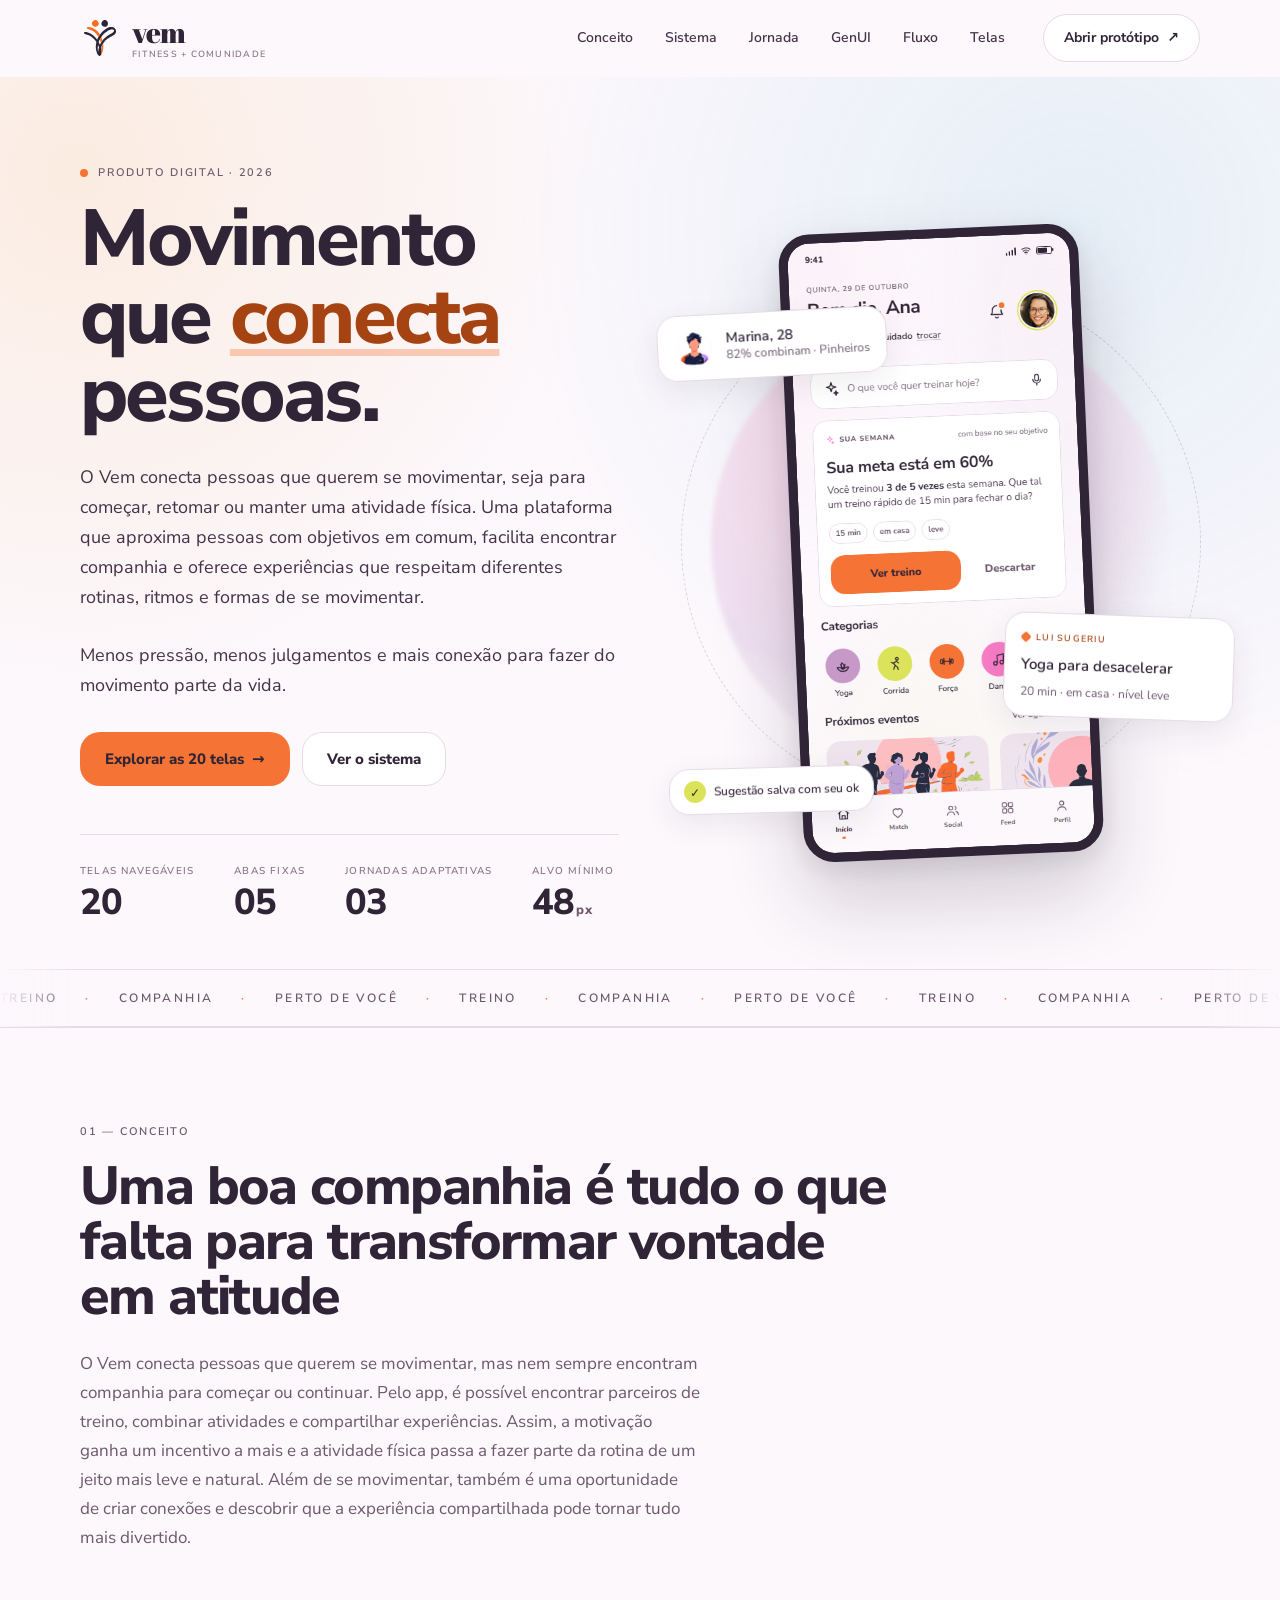
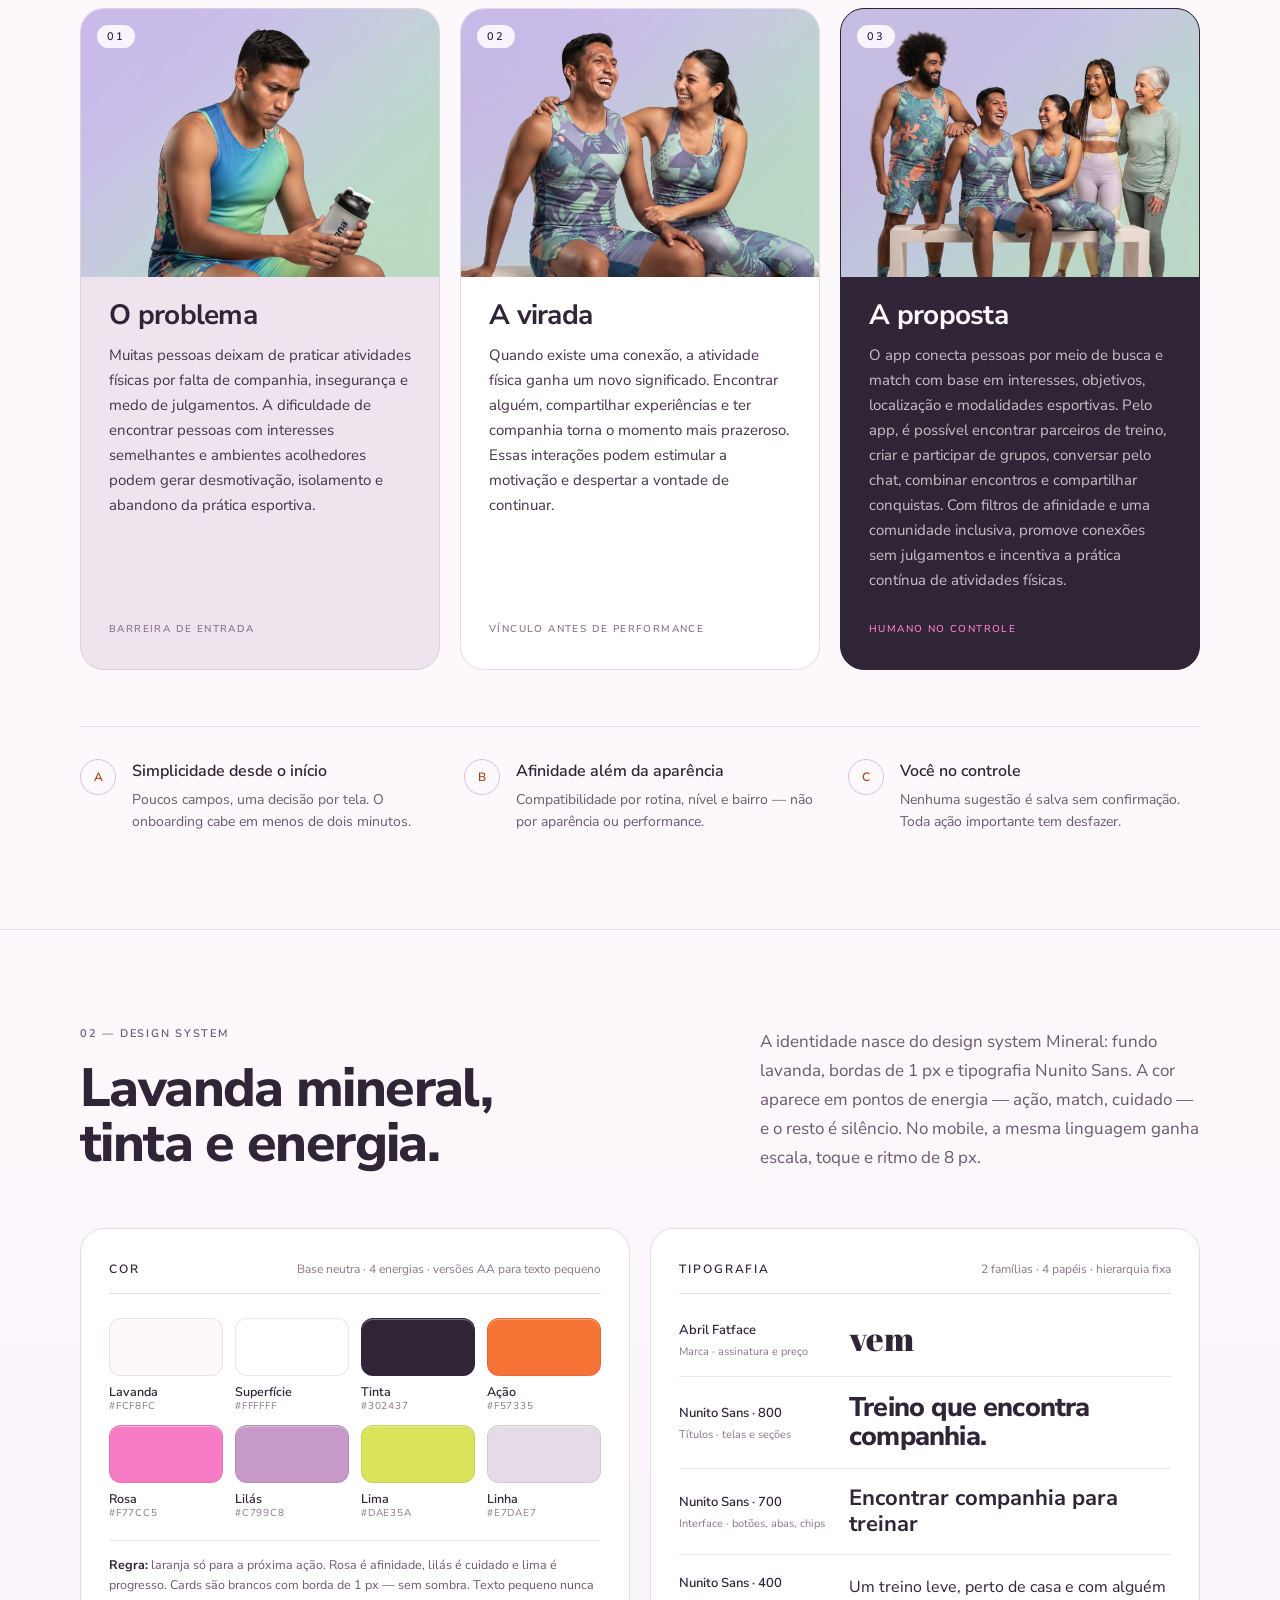
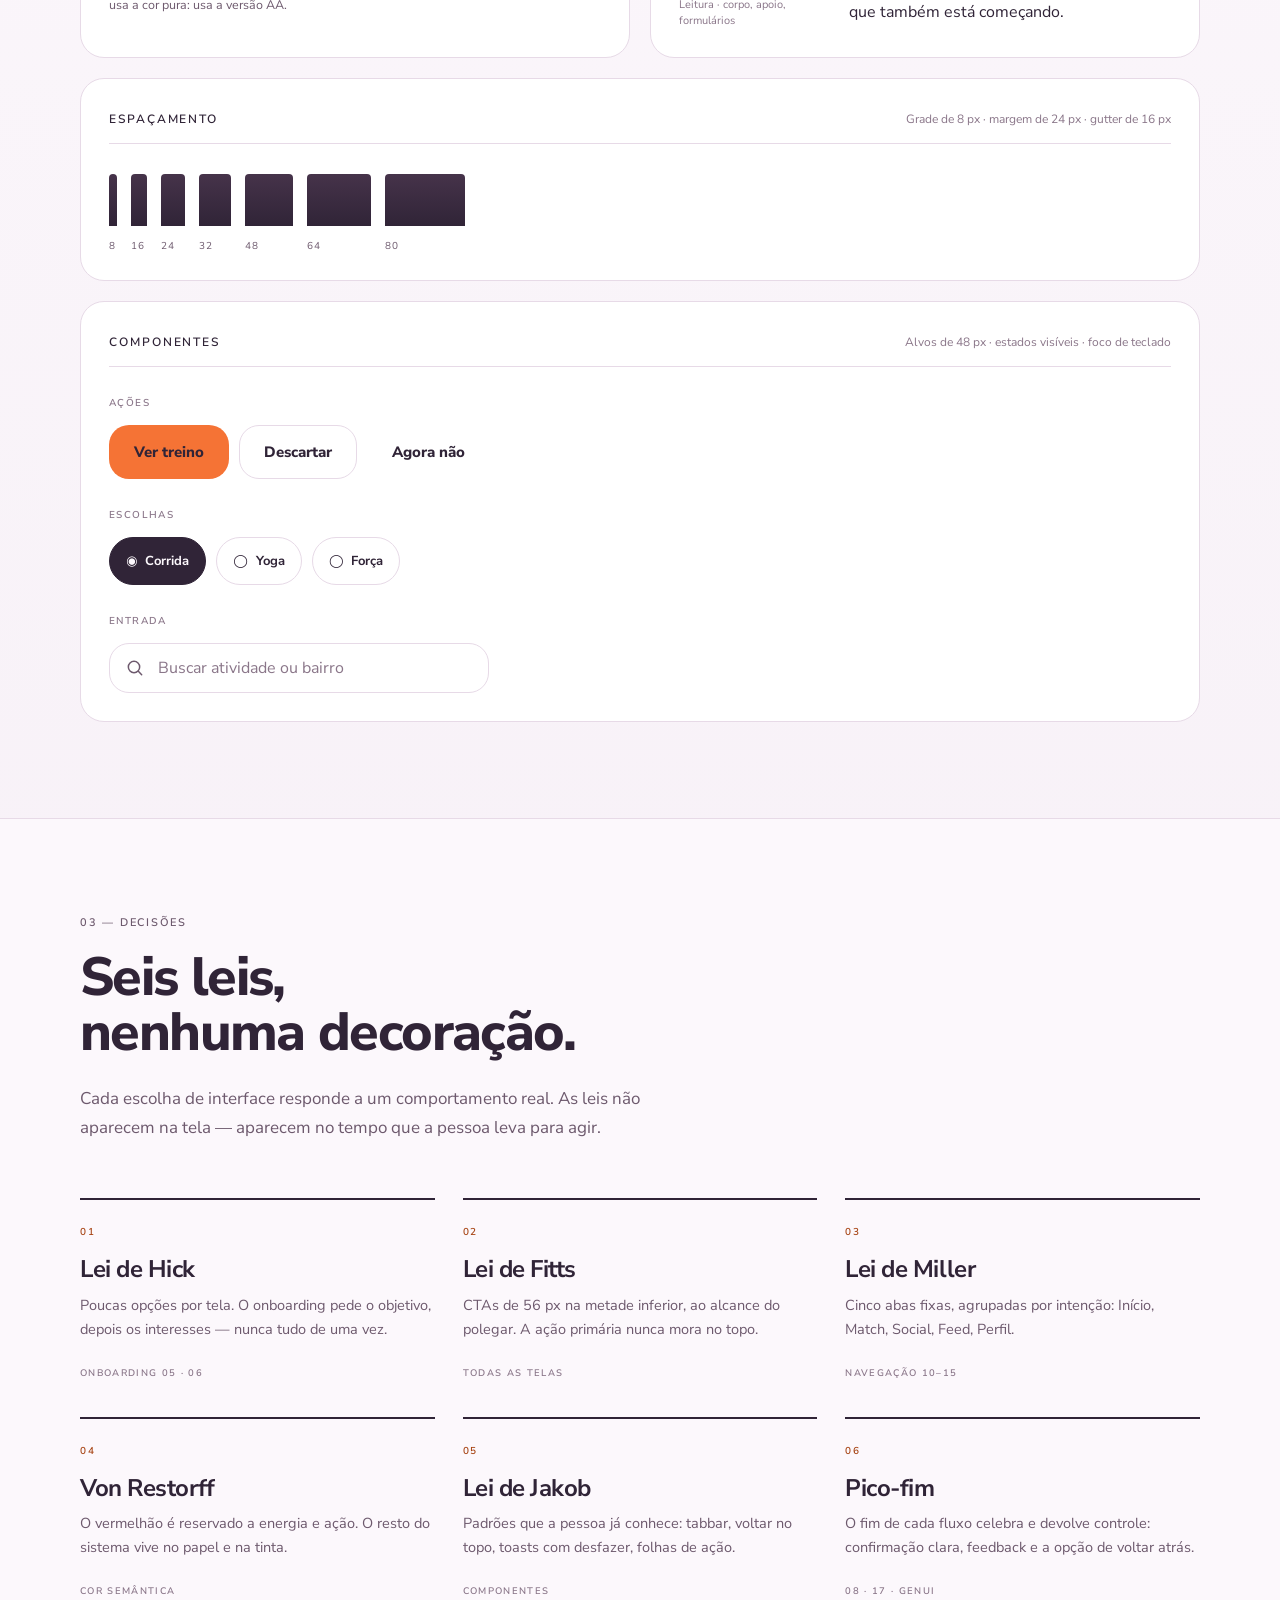
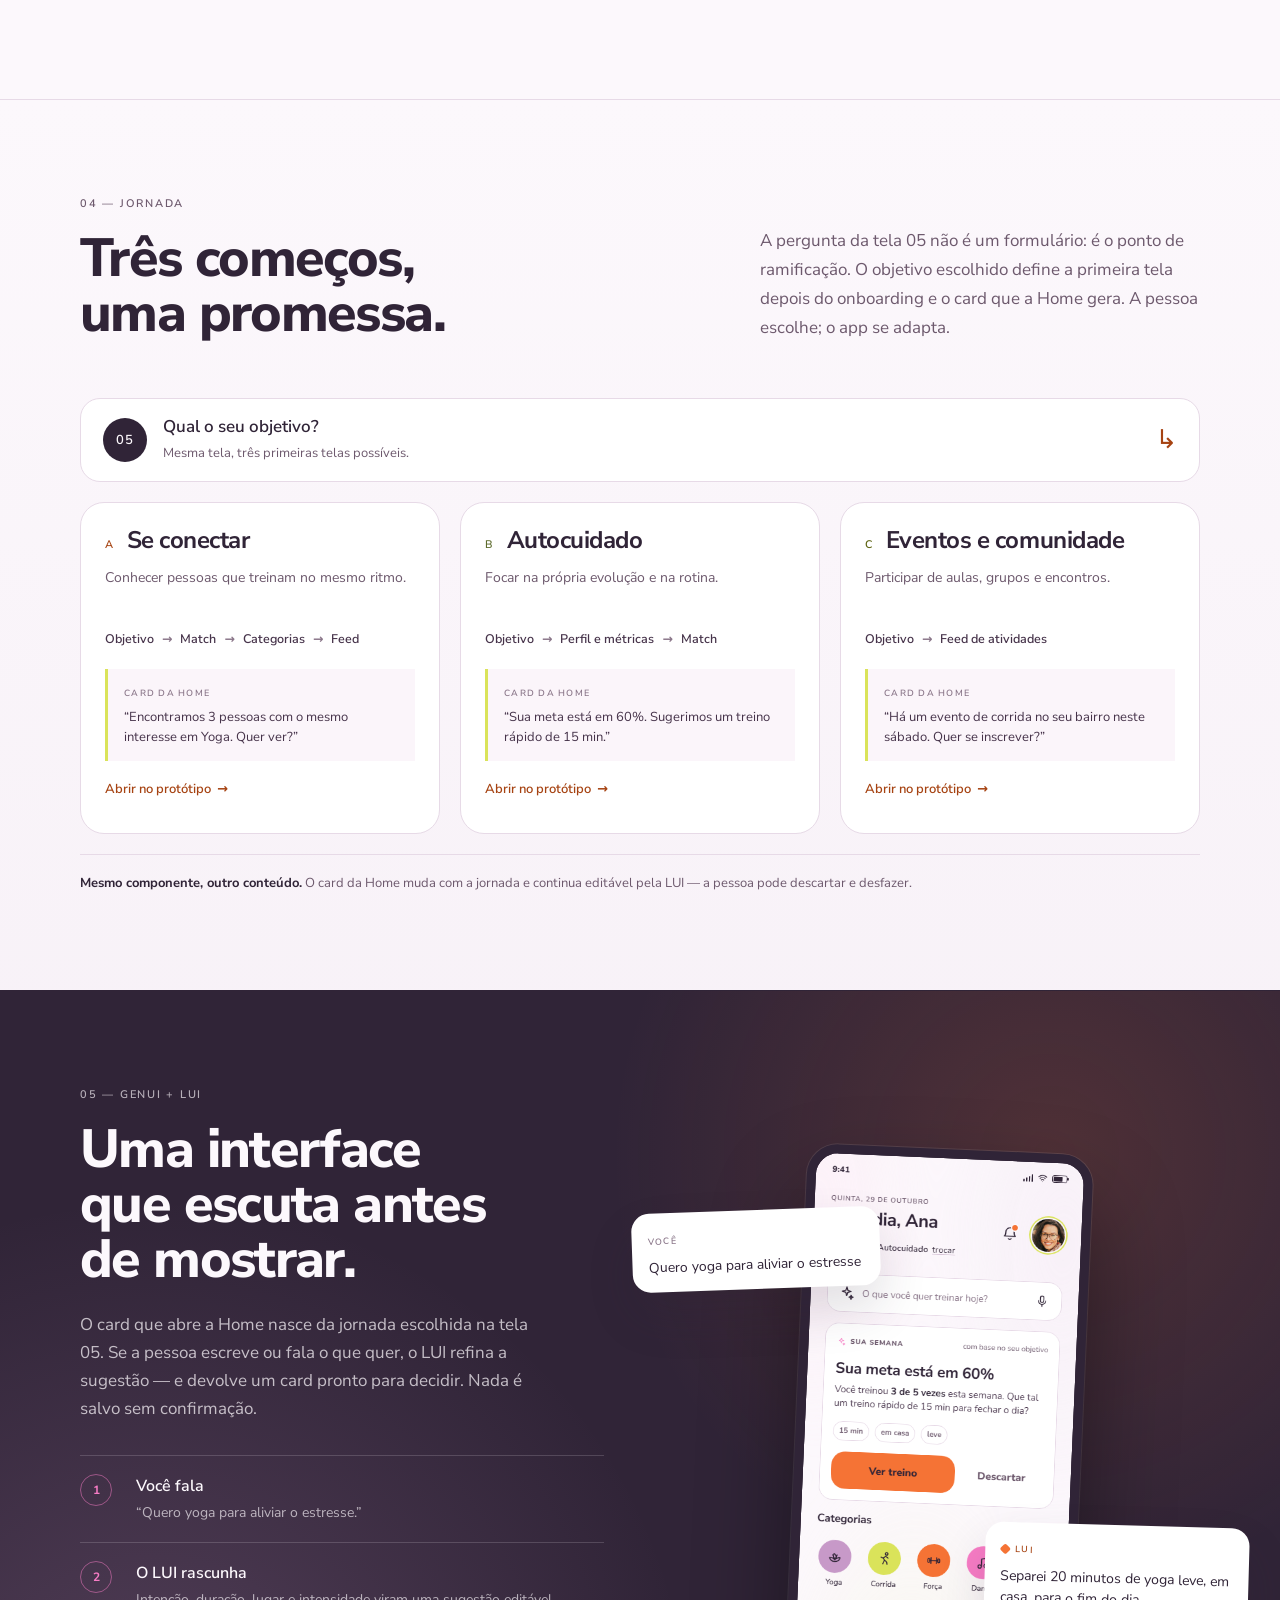
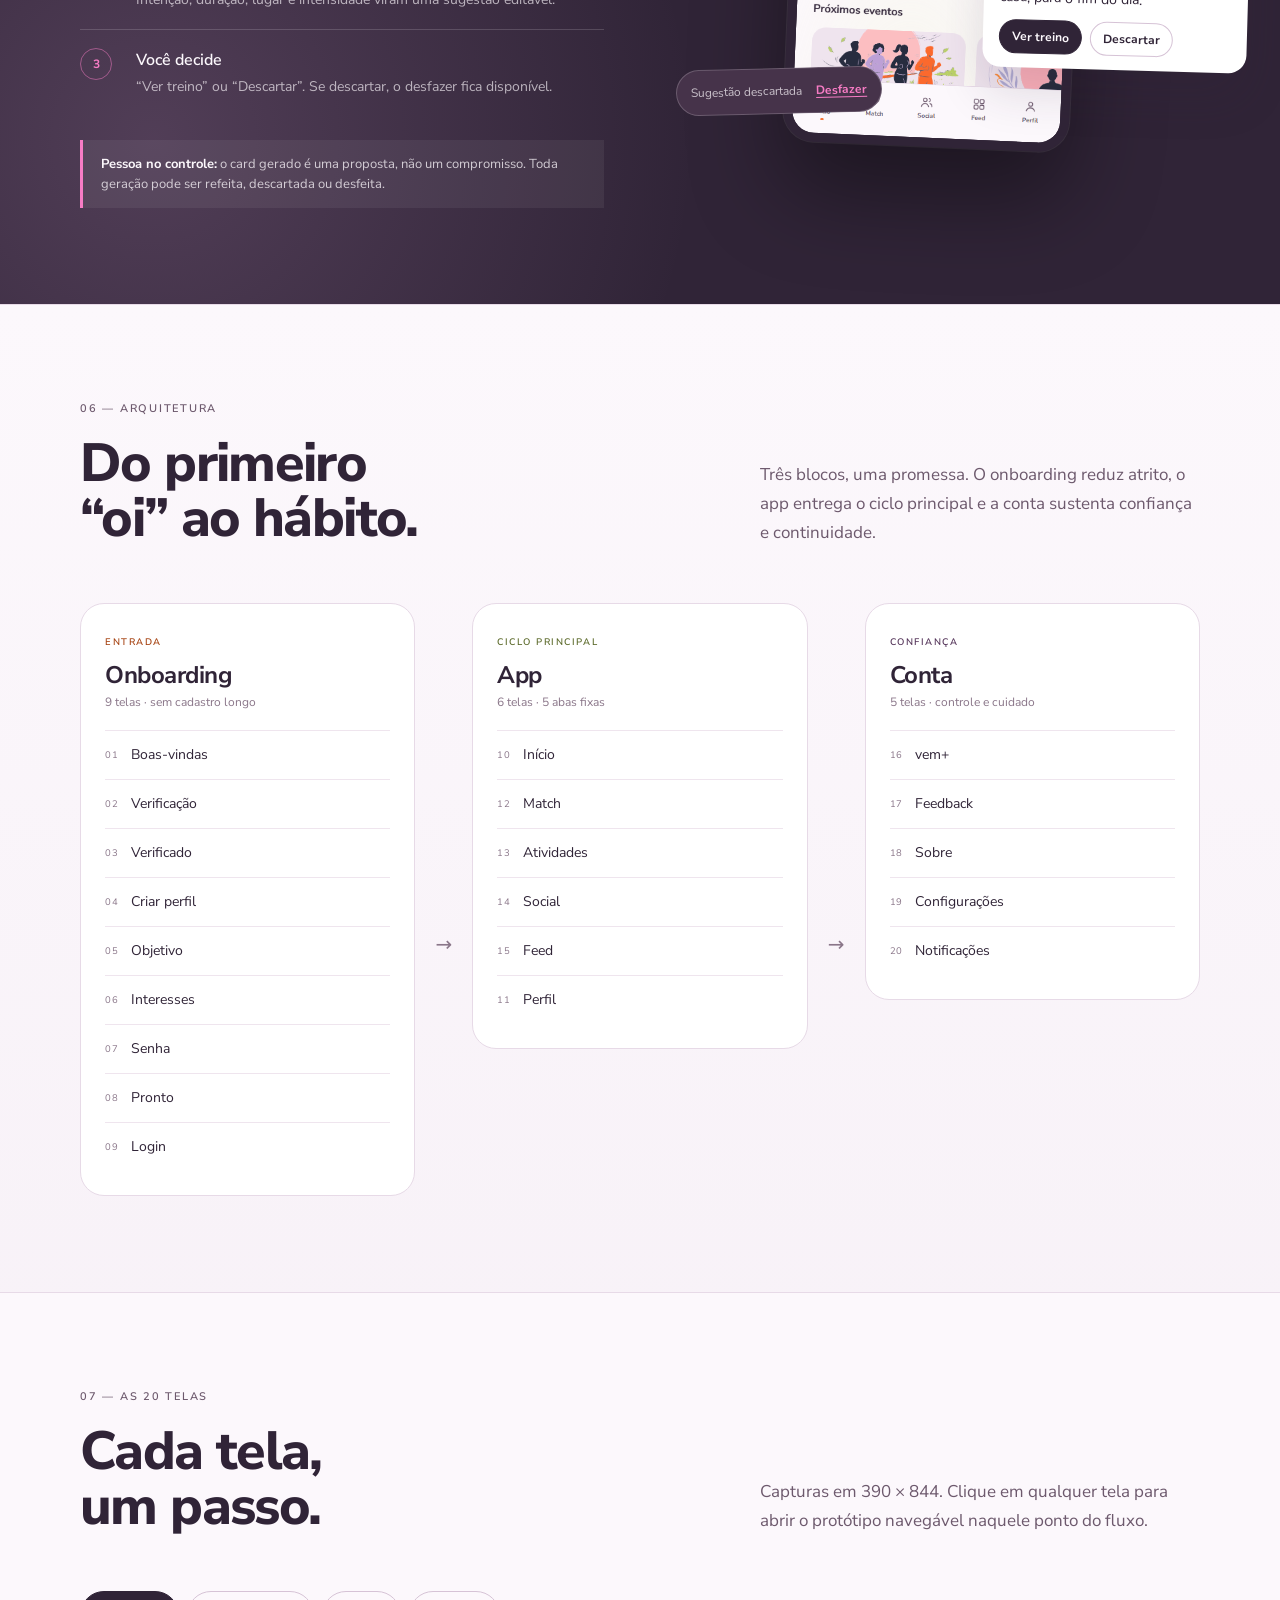
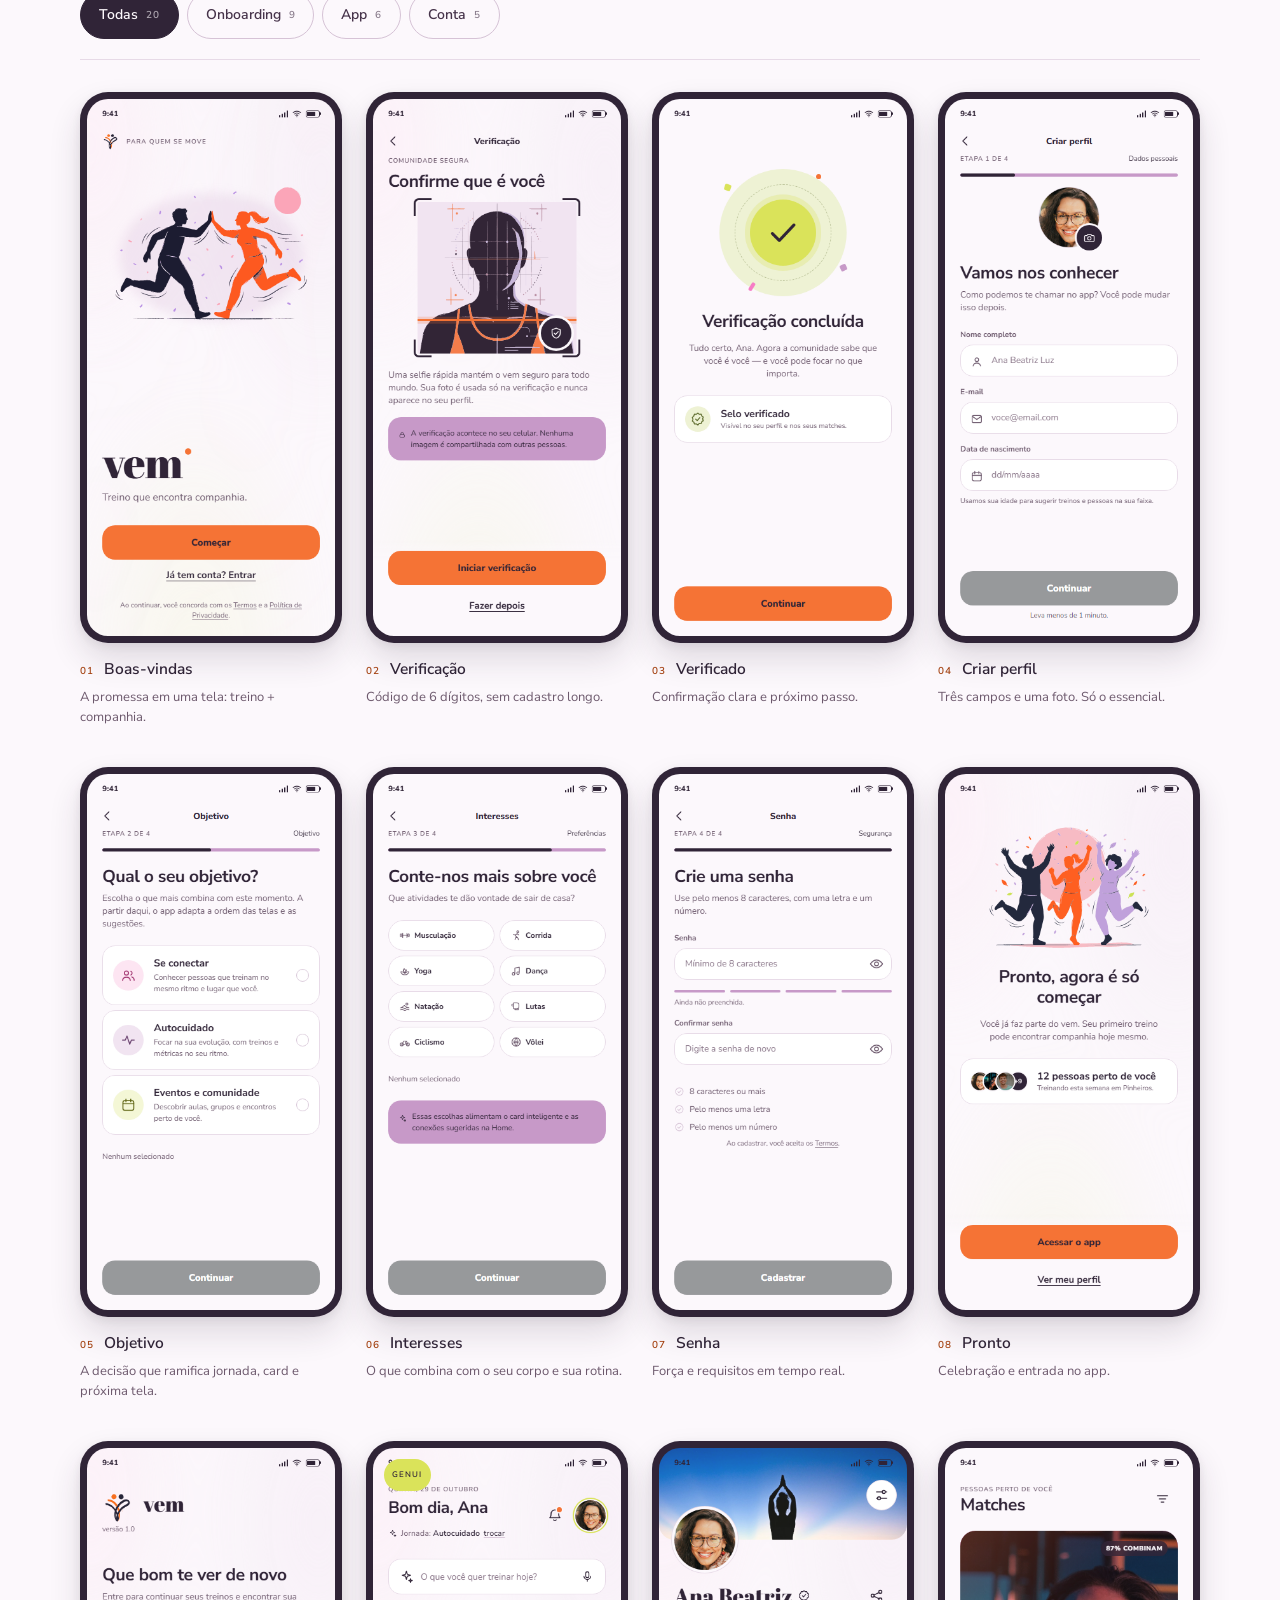
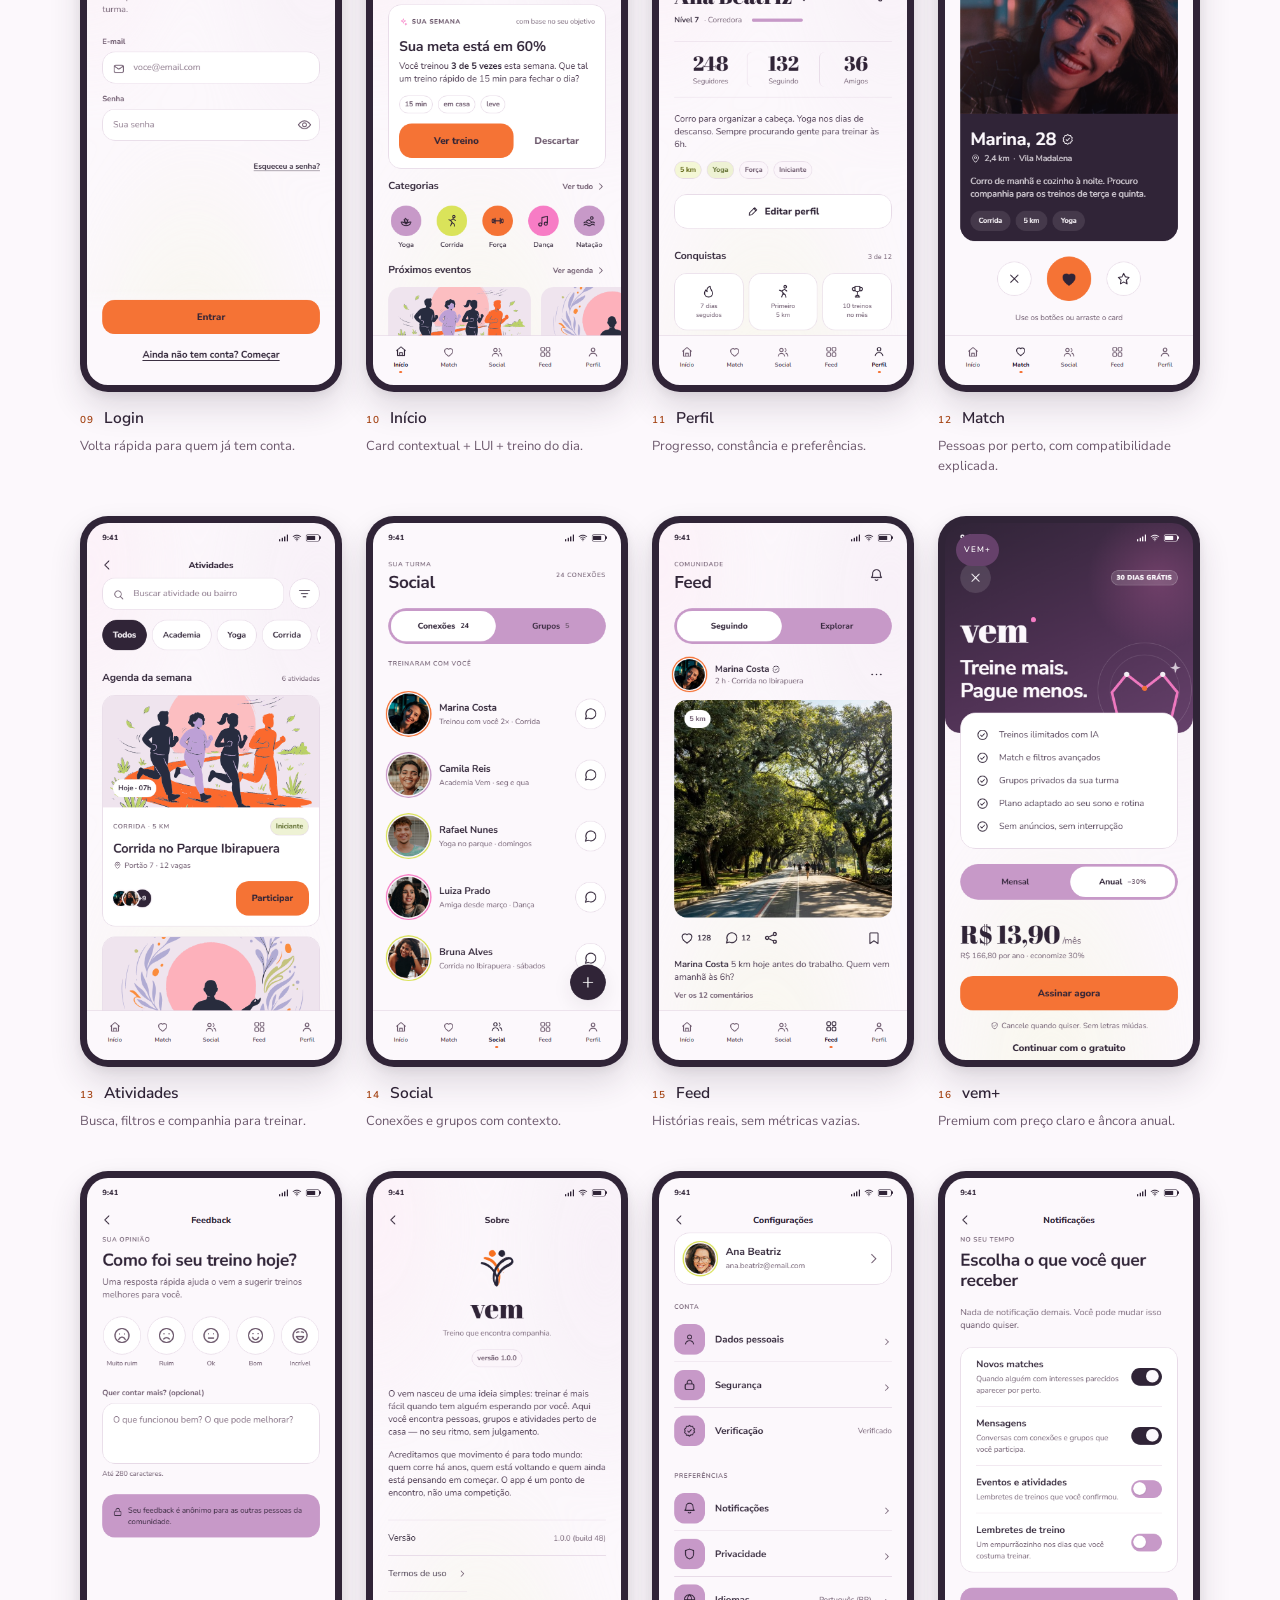
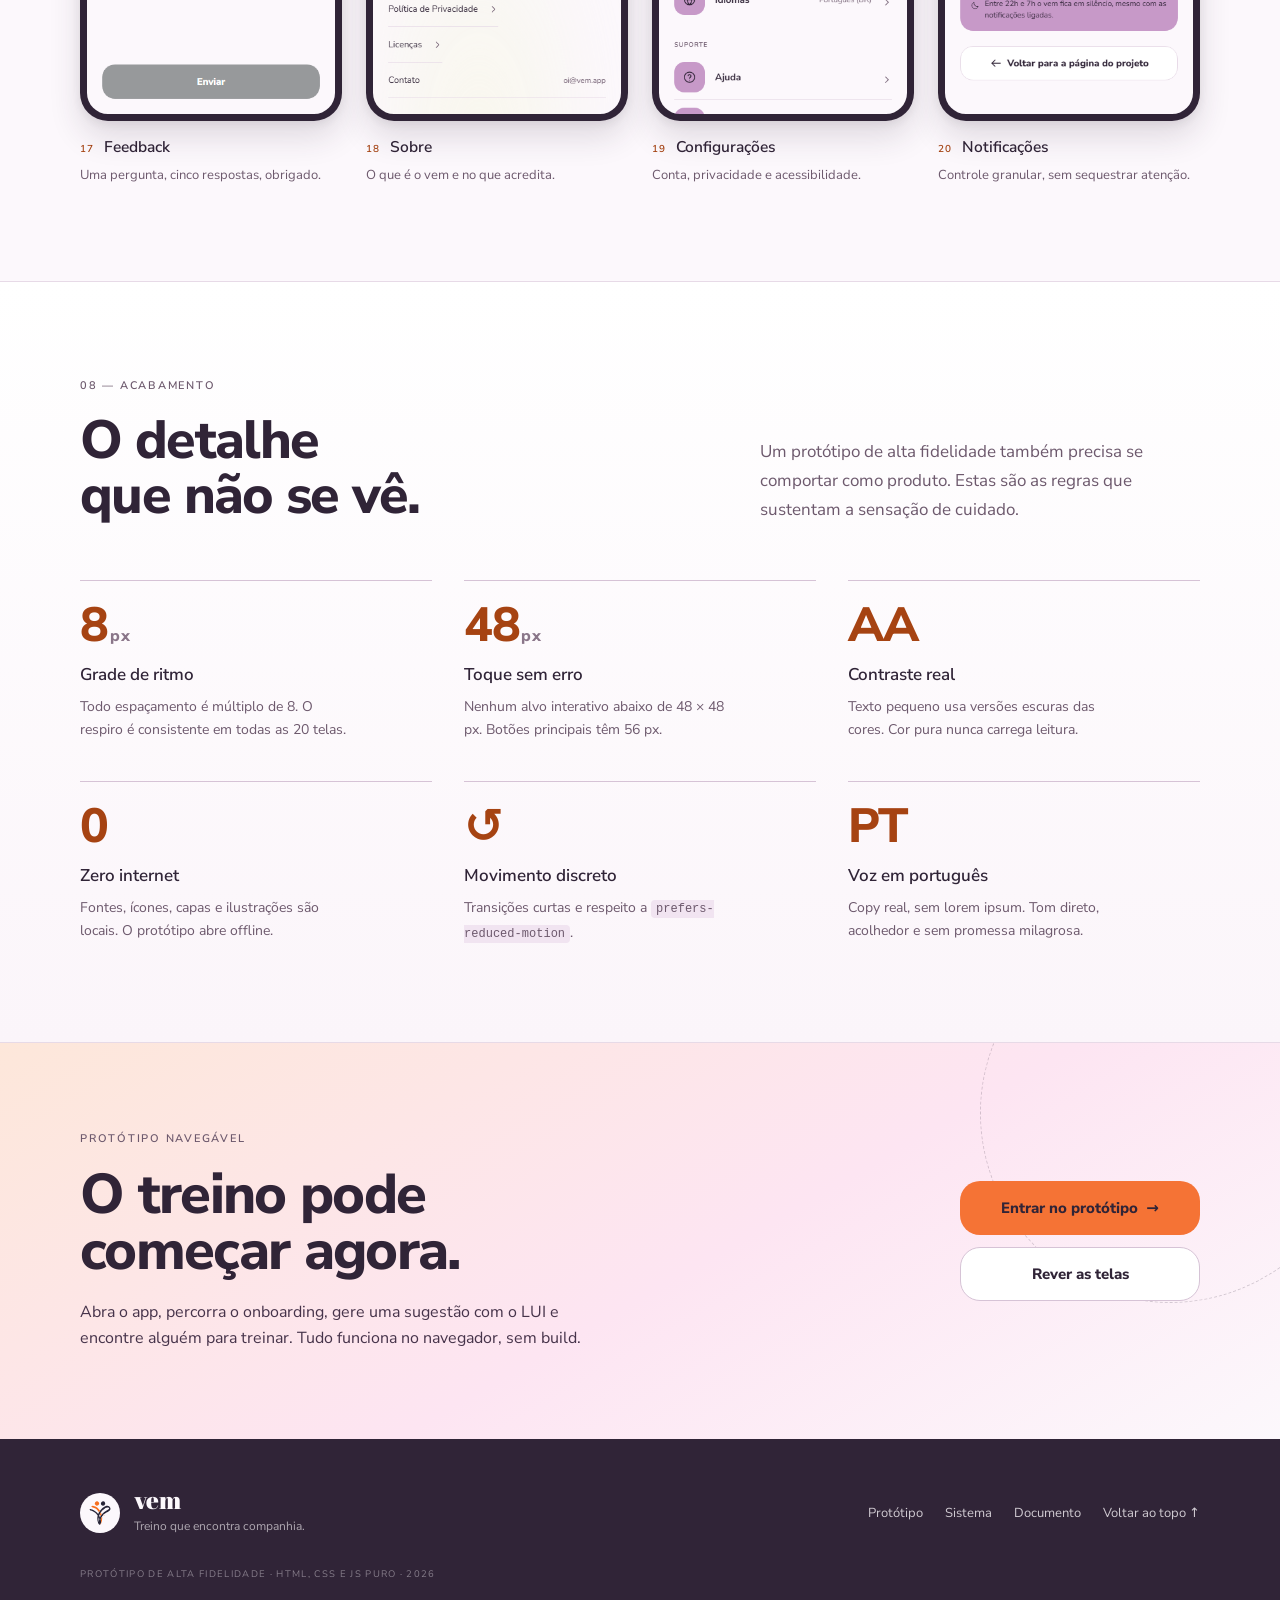
<file: index.html>
<!DOCTYPE html>
<html lang="pt-BR">
<head>
  <meta charset="utf-8">
  <meta name="viewport" content="width=device-width, initial-scale=1, viewport-fit=cover">
  <title>vem — protótipo, sistema e apresentação</title>
  <meta name="description" content="vem: treino que encontra companhia. Protótipo navegável de 20 telas, design system editorial e GenUI com LUI.">
  <meta name="theme-color" content="#fcf8fc">
  <link rel="icon" href="assets/img/logo.svg">
  <link rel="stylesheet" href="assets/fonts/fonts.css?v=2">
  <link rel="stylesheet" href="assets/css/tokens.css?v=3">
  <link rel="stylesheet" href="assets/css/base.css?v=4">
  <link rel="stylesheet" href="assets/css/components.css?v=5">
  <link rel="stylesheet" href="assets/css/site.css?v=9">
  <link rel="stylesheet" href="assets/css/print.css?v=8" media="print">
</head>
<body class="site-page">

  <a class="skip" href="#conteudo">Pular para o conteúdo</a>

  <header class="site-header" id="topo">
    <div class="wrap site-header__inner">
      <a class="brand" href="index.html" aria-label="vem — página inicial">
        <img class="brand__logo" src="assets/img/logo.svg" alt="" width="40" height="40">
        <span class="brand__text">
          <strong>vem</strong>
          <small>fitness + comunidade</small>
        </span>
      </a>

      <nav class="site-nav" aria-label="Seções da apresentação">
        <a href="#conceito">Conceito</a>
        <a href="#sistema">Sistema</a>
        <a href="#jornada">Jornada</a>
        <a href="#genui">GenUI</a>
        <a href="#fluxo">Fluxo</a>
        <a href="#telas">Telas</a>
      </nav>

      <a class="site-header__cta" href="app.html?tela=01">
        Abrir protótipo
        <span aria-hidden="true">↗</span>
      </a>
    </div>
  </header>

  <main id="conteudo">

    <!-- =====================================================================
         Hero
         ===================================================================== -->
    <section class="hero">
      <div class="wrap hero__grid">
        <div class="hero__copy">
          <p class="eyebrow">
            <span class="eyebrow__dot" aria-hidden="true"></span>
            Produto digital · 2026
          </p>

          <h1 class="hero__title">Movimento que <em>conecta</em> pessoas.</h1>

          <p class="hero__lead">
            O Vem conecta pessoas que querem se movimentar, seja para começar,
            retomar ou manter uma atividade física. Uma plataforma que aproxima
            pessoas com objetivos em comum, facilita encontrar companhia e oferece
            experiências que respeitam diferentes rotinas, ritmos e formas de se
            movimentar.
          </p>
          <p class="hero__lead">
            Menos pressão, menos julgamentos e mais conexão para fazer do movimento
            parte da vida.
          </p>

          <div class="hero__actions">
            <a class="btn btn--primary btn--lg" href="app.html?tela=01">
              Explorar as 20 telas
              <span aria-hidden="true">→</span>
            </a>
            <a class="btn btn--secondary btn--lg" href="#sistema">Ver o sistema</a>
          </div>

          <dl class="hero__stats">
            <div>
              <dt>Telas navegáveis</dt>
              <dd>20</dd>
            </div>
            <div>
              <dt>Abas fixas</dt>
              <dd>05</dd>
            </div>
            <div>
              <dt>Jornadas adaptativas</dt>
              <dd>03</dd>
            </div>
            <div>
              <dt>Alvo mínimo</dt>
              <dd>48<small>px</small></dd>
            </div>
          </dl>
        </div>

        <div class="hero__visual" aria-hidden="true">
          <span class="hero__halo"></span>
          <span class="hero__arc"></span>

          <div class="device device--hero">
            <img src="assets/screens/s10.png?v=20261109" width="390" height="844" alt="">
          </div>

          <div class="float-card float-card--match">
            <img class="float-card__avatar" src="assets/img/avatar.jpg" alt="" width="40" height="40">
            <span class="float-card__body">
              <strong>Marina, 28</strong>
              <span>82% combinam · Pinheiros</span>
            </span>
          </div>

          <div class="float-card float-card--ai">
            <span class="float-card__label"><span class="float-card__spark"></span> LUI sugeriu</span>
            <strong>Yoga para desacelerar</strong>
            <span>20 min · em casa · nível leve</span>
          </div>

          <div class="float-card float-card--tag">
            <span class="float-card__check">✓</span>
            <span>Sugestão salva com seu ok</span>
          </div>
        </div>
      </div>

      <div class="hero__ticker" aria-hidden="true">
        <div class="hero__ticker-track">
          <span>treino</span><span>·</span><span>companhia</span><span>·</span><span>perto de você</span><span>·</span>
          <span>treino</span><span>·</span><span>companhia</span><span>·</span><span>perto de você</span><span>·</span>
          <span>treino</span><span>·</span><span>companhia</span><span>·</span><span>perto de você</span><span>·</span>
        </div>
      </div>
    </section>

    <!-- =====================================================================
         Conceito
         ===================================================================== -->
    <section class="section" id="conceito">
      <div class="wrap">
        <header class="section__head">
          <p class="eyebrow">01 — Conceito</p>
          <h2 class="section__title">Uma boa companhia é tudo o que falta para transformar vontade em atitude</h2>
          <p class="section__lead">
            O Vem conecta pessoas que querem se movimentar, mas nem sempre encontram
            companhia para começar ou continuar. Pelo app, é possível encontrar
            parceiros de treino, combinar atividades e compartilhar experiências.
            Assim, a motivação ganha um incentivo a mais e a atividade física passa a
            fazer parte da rotina de um jeito mais leve e natural. Além de se
            movimentar, também é uma oportunidade de criar conexões e descobrir que a
            experiência compartilhada pode tornar tudo mais divertido.
          </p>
        </header>

        <div class="concept">
          <article class="concept__card concept__card--problem">
            <figure class="concept__media">
              <img src="assets/img/problema-card.jpg" alt="Homem sentado, sozinho, olhando para a garrafa de água" width="1200" height="900" decoding="async">
              <figcaption class="concept__num">01</figcaption>
            </figure>
            <h3>O problema</h3>
            <p>
              Muitas pessoas deixam de praticar atividades físicas por falta de
              companhia, insegurança e medo de julgamentos. A dificuldade de encontrar
              pessoas com interesses semelhantes e ambientes acolhedores podem gerar
              desmotivação, isolamento e abandono da prática esportiva.
            </p>
            <span class="concept__foot">Barreira de entrada</span>
          </article>

          <article class="concept__card concept__card--insight">
            <figure class="concept__media">
              <img src="assets/img/virada-card.jpg" alt="Duas pessoas rindo juntas depois do treino" width="1200" height="900" decoding="async">
              <figcaption class="concept__num">02</figcaption>
            </figure>
            <h3>A virada</h3>
            <p>
              Quando existe uma conexão, a atividade física ganha um novo significado.
              Encontrar alguém, compartilhar experiências e ter companhia torna o
              momento mais prazeroso. Essas interações podem estimular a motivação e
              despertar a vontade de continuar.
            </p>
            <span class="concept__foot">Vínculo antes de performance</span>
          </article>

          <article class="concept__card concept__card--solution">
            <figure class="concept__media">
              <img src="assets/img/proposta-card.jpg" alt="Grupo diverso de cinco pessoas rindo junto" width="1200" height="900" decoding="async">
              <figcaption class="concept__num">03</figcaption>
            </figure>
            <h3>A proposta</h3>
            <p>
              O app conecta pessoas por meio de busca e match com base em interesses,
              objetivos, localização e modalidades esportivas. Pelo app, é possível
              encontrar parceiros de treino, criar e participar de grupos, conversar
              pelo chat, combinar encontros e compartilhar conquistas. Com filtros de
              afinidade e uma comunidade inclusiva, promove conexões sem julgamentos e
              incentiva a prática contínua de atividades físicas.
            </p>
            <span class="concept__foot">Humano no controle</span>
          </article>
        </div>

        <div class="principles">
          <div class="principles__item">
            <span class="principles__mark" aria-hidden="true">A</span>
            <div>
              <h4>Simplicidade desde o início</h4>
              <p>Poucos campos, uma decisão por tela. O onboarding cabe em menos de dois minutos.</p>
            </div>
          </div>
          <div class="principles__item">
            <span class="principles__mark" aria-hidden="true">B</span>
            <div>
              <h4>Afinidade além da aparência</h4>
              <p>Compatibilidade por rotina, nível e bairro — não por aparência ou performance.</p>
            </div>
          </div>
          <div class="principles__item">
            <span class="principles__mark" aria-hidden="true">C</span>
            <div>
              <h4>Você no controle</h4>
              <p>Nenhuma sugestão é salva sem confirmação. Toda ação importante tem desfazer.</p>
            </div>
          </div>
        </div>
      </div>
    </section>

    <!-- =====================================================================
         Sistema
         ===================================================================== -->
    <section class="section section--paper" id="sistema">
      <div class="wrap">
        <header class="section__head section__head--split">
          <div>
            <p class="eyebrow">02 — Design system</p>
            <h2 class="section__title">Lavanda mineral,<br>tinta e energia.</h2>
          </div>
          <p class="section__lead section__lead--right">
            A identidade nasce do design system Mineral: fundo lavanda, bordas de 1 px
            e tipografia Nunito Sans. A cor aparece em pontos de energia — ação, match,
            cuidado — e o resto é silêncio. No mobile, a mesma linguagem ganha escala,
            toque e ritmo de 8 px.
          </p>
        </header>

        <div class="system">
          <article class="system__block">
            <div class="system__label">
              <span>Cor</span>
              <small>Base neutra · 4 energias · versões AA para texto pequeno</small>
            </div>
            <ul class="palette">
              <li class="swatch" style="--swatch: #fcf8fc; --swatch-ink: #302437;">
                <span class="swatch__chip"></span>
                <span class="swatch__meta"><strong>Lavanda</strong><small>#FCF8FC</small></span>
              </li>
              <li class="swatch" style="--swatch: #ffffff; --swatch-ink: #302437;">
                <span class="swatch__chip"></span>
                <span class="swatch__meta"><strong>Superfície</strong><small>#FFFFFF</small></span>
              </li>
              <li class="swatch" style="--swatch: #302437; --swatch-ink: #fcf8fc;">
                <span class="swatch__chip"></span>
                <span class="swatch__meta"><strong>Tinta</strong><small>#302437</small></span>
              </li>
              <li class="swatch" style="--swatch: #f57335; --swatch-ink: #302437;">
                <span class="swatch__chip"></span>
                <span class="swatch__meta"><strong>Ação</strong><small>#F57335</small></span>
              </li>
              <li class="swatch" style="--swatch: #f77cc5; --swatch-ink: #302437;">
                <span class="swatch__chip"></span>
                <span class="swatch__meta"><strong>Rosa</strong><small>#F77CC5</small></span>
              </li>
              <li class="swatch" style="--swatch: #c799c8; --swatch-ink: #302437;">
                <span class="swatch__chip"></span>
                <span class="swatch__meta"><strong>Lilás</strong><small>#C799C8</small></span>
              </li>
              <li class="swatch" style="--swatch: #dae35a; --swatch-ink: #302437;">
                <span class="swatch__chip"></span>
                <span class="swatch__meta"><strong>Lima</strong><small>#DAE35A</small></span>
              </li>
              <li class="swatch" style="--swatch: #e7dae7; --swatch-ink: #302437;">
                <span class="swatch__chip"></span>
                <span class="swatch__meta"><strong>Linha</strong><small>#E7DAE7</small></span>
              </li>
            </ul>
            <p class="system__note">
              <strong>Regra:</strong> laranja só para a próxima ação. Rosa é afinidade, lilás é
              cuidado e lima é progresso. Cards são brancos com borda de 1 px — sem sombra.
              Texto pequeno nunca usa a cor pura: usa a versão AA.
            </p>
          </article>

          <article class="system__block">
            <div class="system__label">
              <span>Tipografia</span>
              <small>2 famílias · 4 papéis · hierarquia fixa</small>
            </div>
            <div class="type">
              <div class="type__row">
                <div class="type__meta"><strong>Abril Fatface</strong><span>Marca · assinatura e preço</span></div>
                <p class="type__sample type__sample--display">vem</p>
              </div>
              <div class="type__row">
                <div class="type__meta"><strong>Nunito Sans · 800</strong><span>Títulos · telas e seções</span></div>
                <p class="type__sample type__sample--title">Treino que encontra companhia.</p>
              </div>
              <div class="type__row">
                <div class="type__meta"><strong>Nunito Sans · 700</strong><span>Interface · botões, abas, chips</span></div>
                <p class="type__sample type__sample--ui">Encontrar companhia para treinar</p>
              </div>
              <div class="type__row">
                <div class="type__meta"><strong>Nunito Sans · 400</strong><span>Leitura · corpo, apoio, formulários</span></div>
                <p class="type__sample type__sample--body">
                  Um treino leve, perto de casa e com alguém que também está começando.
                </p>
              </div>
            </div>
          </article>

          <article class="system__block system__block--wide">
            <div class="system__label">
              <span>Espaçamento</span>
              <small>Grade de 8 px · margem de 24 px · gutter de 16 px</small>
            </div>
            <ul class="spacing" aria-label="Escala de espaçamento em pixels">
              <li style="--bar: 8px;"><span>8</span></li>
              <li style="--bar: 16px;"><span>16</span></li>
              <li style="--bar: 24px;"><span>24</span></li>
              <li style="--bar: 32px;"><span>32</span></li>
              <li style="--bar: 48px;"><span>48</span></li>
              <li style="--bar: 64px;"><span>64</span></li>
              <li style="--bar: 80px;"><span>80</span></li>
            </ul>
          </article>

          <article class="system__block system__block--wide">
            <div class="system__label">
              <span>Componentes</span>
              <small>Alvos de 48 px · estados visíveis · foco de teclado</small>
            </div>
            <div class="components">
              <div class="components__group">
                <span class="components__caption">Ações</span>
                <div class="components__row">
                  <button class="btn btn--primary" type="button">Ver treino</button>
                  <button class="btn btn--secondary" type="button">Descartar</button>
                  <button class="btn btn--ghost" type="button">Agora não</button>
                </div>
              </div>
              <div class="components__group">
                <span class="components__caption">Escolhas</span>
                <div class="components__row">
                  <button class="chip is-selected" type="button" aria-pressed="true">
                    <span class="chip__glyph" aria-hidden="true">◉</span>
                    Corrida
                  </button>
                  <button class="chip" type="button" aria-pressed="false">
                    <span class="chip__glyph" aria-hidden="true">◯</span>
                    Yoga
                  </button>
                  <button class="chip" type="button" aria-pressed="false">
                    <span class="chip__glyph" aria-hidden="true">◯</span>
                    Força
                  </button>
                </div>
              </div>
              <div class="components__group">
                <span class="components__caption">Entrada</span>
                <label class="input input--icon components__input">
                  <span class="input__icon" aria-hidden="true">
                    <svg viewBox="0 0 24 24" fill="none" width="20" height="20" aria-hidden="true">
                      <circle cx="10.8" cy="10.8" r="6.8" stroke="currentColor" stroke-width="1.8"/>
                      <path d="m16 16 4 4" stroke="currentColor" stroke-width="1.8" stroke-linecap="round"/>
                    </svg>
                  </span>
                  <input class="input__control" type="search" placeholder="Buscar atividade ou bairro" aria-label="Exemplo de busca">
                </label>
              </div>
            </div>
          </article>
        </div>
      </div>
    </section>

    <!-- =====================================================================
         Leis de UX
         ===================================================================== -->
    <section class="section" id="leis">
      <div class="wrap">
        <header class="section__head">
          <p class="eyebrow">03 — Decisões</p>
          <h2 class="section__title">Seis leis,<br>nenhuma decoração.</h2>
          <p class="section__lead">
            Cada escolha de interface responde a um comportamento real. As leis não
            aparecem na tela — aparecem no tempo que a pessoa leva para agir.
          </p>
        </header>

        <div class="laws">
          <article class="law">
            <span class="law__num">01</span>
            <h3>Lei de Hick</h3>
            <p>Poucas opções por tela. O onboarding pede o objetivo, depois os interesses — nunca tudo de uma vez.</p>
            <span class="law__tag">Onboarding 05 · 06</span>
          </article>
          <article class="law">
            <span class="law__num">02</span>
            <h3>Lei de Fitts</h3>
            <p>CTAs de 56 px na metade inferior, ao alcance do polegar. A ação primária nunca mora no topo.</p>
            <span class="law__tag">Todas as telas</span>
          </article>
          <article class="law">
            <span class="law__num">03</span>
            <h3>Lei de Miller</h3>
            <p>Cinco abas fixas, agrupadas por intenção: Início, Match, Social, Feed, Perfil.</p>
            <span class="law__tag">Navegação 10–15</span>
          </article>
          <article class="law">
            <span class="law__num">04</span>
            <h3>Von Restorff</h3>
            <p>O vermelhão é reservado a energia e ação. O resto do sistema vive no papel e na tinta.</p>
            <span class="law__tag">Cor semântica</span>
          </article>
          <article class="law">
            <span class="law__num">05</span>
            <h3>Lei de Jakob</h3>
            <p>Padrões que a pessoa já conhece: tabbar, voltar no topo, toasts com desfazer, folhas de ação.</p>
            <span class="law__tag">Componentes</span>
          </article>
          <article class="law">
            <span class="law__num">06</span>
            <h3>Pico-fim</h3>
            <p>O fim de cada fluxo celebra e devolve controle: confirmação clara, feedback e a opção de voltar atrás.</p>
            <span class="law__tag">08 · 17 · GenUI</span>
          </article>
        </div>
      </div>
    </section>

    <!-- =====================================================================
         Jornada adaptativa
         ===================================================================== -->
    <section class="section section--paper" id="jornada">
      <div class="wrap">
        <header class="section__head section__head--split">
          <div>
            <p class="eyebrow">04 — Jornada</p>
            <h2 class="section__title">Três começos,<br>uma promessa.</h2>
          </div>
          <p class="section__lead section__lead--right">
            A pergunta da tela 05 não é um formulário: é o ponto de ramificação.
            O objetivo escolhido define a primeira tela depois do onboarding e o
            card que a Home gera. A pessoa escolhe; o app se adapta.
          </p>
        </header>

        <div class="journey">
          <div class="journey__root">
            <span class="journey__root-num">05</span>
            <div class="journey__root-copy">
              <strong>Qual o seu objetivo?</strong>
              <span>Mesma tela, três primeiras telas possíveis.</span>
            </div>
            <span class="journey__root-split" aria-hidden="true">↳</span>
          </div>

          <div class="journey__paths">
            <article class="jpath jpath--social">
              <header class="jpath__head">
                <span class="jpath__letter">A</span>
                <h3>Se conectar</h3>
              </header>
              <p class="jpath__intent">Conhecer pessoas que treinam no mesmo ritmo.</p>
              <ol class="jpath__flow" aria-label="Fluxo do caminho A">
                <li>Objetivo</li>
                <li>Match</li>
                <li>Categorias</li>
                <li>Feed</li>
              </ol>
              <p class="jpath__card">
                <span class="jpath__label">Card da Home</span>
                “Encontramos 3 pessoas com o mesmo interesse em Yoga. Quer ver?”
              </p>
              <a class="jpath__link" href="app.html?tela=05">Abrir no protótipo <span aria-hidden="true">→</span></a>
            </article>

            <article class="jpath jpath--self">
              <header class="jpath__head">
                <span class="jpath__letter">B</span>
                <h3>Autocuidado</h3>
              </header>
              <p class="jpath__intent">Focar na própria evolução e na rotina.</p>
              <ol class="jpath__flow" aria-label="Fluxo do caminho B">
                <li>Objetivo</li>
                <li>Perfil e métricas</li>
                <li>Match</li>
              </ol>
              <p class="jpath__card">
                <span class="jpath__label">Card da Home</span>
                “Sua meta está em 60%. Sugerimos um treino rápido de 15 min.”
              </p>
              <a class="jpath__link" href="app.html?tela=05">Abrir no protótipo <span aria-hidden="true">→</span></a>
            </article>

            <article class="jpath jpath--events">
              <header class="jpath__head">
                <span class="jpath__letter">C</span>
                <h3>Eventos e comunidade</h3>
              </header>
              <p class="jpath__intent">Participar de aulas, grupos e encontros.</p>
              <ol class="jpath__flow" aria-label="Fluxo do caminho C">
                <li>Objetivo</li>
                <li>Feed de atividades</li>
              </ol>
              <p class="jpath__card">
                <span class="jpath__label">Card da Home</span>
                “Há um evento de corrida no seu bairro neste sábado. Quer se inscrever?”
              </p>
              <a class="jpath__link" href="app.html?tela=05">Abrir no protótipo <span aria-hidden="true">→</span></a>
            </article>
          </div>

          <p class="journey__note">
            <strong>Mesmo componente, outro conteúdo.</strong> O card da Home muda com a
            jornada e continua editável pela LUI — a pessoa pode descartar e desfazer.
          </p>
        </div>
      </div>
    </section>

    <!-- =====================================================================
         GenUI
         ===================================================================== -->
    <section class="section section--ink" id="genui">
      <div class="wrap genui">
        <div class="genui__copy">
          <p class="eyebrow eyebrow--light">05 — GenUI + LUI</p>
          <h2 class="section__title section__title--light">Uma interface<br>que escuta antes<br>de mostrar.</h2>
          <p class="genui__lead">
            O card que abre a Home nasce da jornada escolhida na tela 05. Se a pessoa
            escreve ou fala o que quer, o LUI refina a sugestão — e devolve um card
            pronto para decidir. Nada é salvo sem confirmação.
          </p>

          <ol class="genui__steps">
            <li>
              <span class="genui__step-num">1</span>
              <div>
                <h3>Você fala</h3>
                <p>“Quero yoga para aliviar o estresse.”</p>
              </div>
            </li>
            <li>
              <span class="genui__step-num">2</span>
              <div>
                <h3>O LUI rascunha</h3>
                <p>Intenção, duração, lugar e intensidade viram uma sugestão editável.</p>
              </div>
            </li>
            <li>
              <span class="genui__step-num">3</span>
              <div>
                <h3>Você decide</h3>
                <p>“Ver treino” ou “Descartar”. Se descartar, o desfazer fica disponível.</p>
              </div>
            </li>
          </ol>

          <p class="genui__note">
            <strong>Pessoa no controle:</strong> o card gerado é uma proposta, não um compromisso.
            Toda geração pode ser refeita, descartada ou desfeita.
          </p>
        </div>

        <div class="genui__visual" aria-hidden="true">
          <div class="device device--genui">
            <img src="assets/screens/s10.png?v=20261109" width="390" height="844" alt="">
          </div>

          <div class="genui__bubble">
            <span class="genui__bubble-label">Você</span>
            <p>Quero yoga para aliviar o estresse</p>
          </div>

          <div class="genui__bubble genui__bubble--lui">
            <span class="genui__bubble-label"><span class="float-card__spark"></span> LUI</span>
            <p>Separei 20 minutos de yoga leve, em casa, para o fim do dia.</p>
            <span class="genui__bubble-actions">
              <span class="mini-btn mini-btn--solid">Ver treino</span>
              <span class="mini-btn">Descartar</span>
            </span>
          </div>

          <div class="genui__undo">
            <span>Sugestão descartada</span>
            <strong>Desfazer</strong>
          </div>
        </div>
      </div>
    </section>

    <!-- =====================================================================
         Fluxo
         ===================================================================== -->
    <section class="section section--paper" id="fluxo">
      <div class="wrap">
        <header class="section__head section__head--split">
          <div>
            <p class="eyebrow">06 — Arquitetura</p>
            <h2 class="section__title">Do primeiro<br>“oi” ao hábito.</h2>
          </div>
          <p class="section__lead section__lead--right">
            Três blocos, uma promessa. O onboarding reduz atrito, o app entrega o
            ciclo principal e a conta sustenta confiança e continuidade.
          </p>
        </header>

        <div class="flow">
          <article class="flow__col flow__col--onboarding">
            <header class="flow__head">
              <span class="flow__kicker">Entrada</span>
              <h3>Onboarding</h3>
              <p>9 telas · sem cadastro longo</p>
            </header>
            <ol class="flow__list">
              <li><a href="app.html?tela=01"><span>01</span> Boas-vindas</a></li>
              <li><a href="app.html?tela=02"><span>02</span> Verificação</a></li>
              <li><a href="app.html?tela=03"><span>03</span> Verificado</a></li>
              <li><a href="app.html?tela=04"><span>04</span> Criar perfil</a></li>
              <li><a href="app.html?tela=05"><span>05</span> Objetivo</a></li>
              <li><a href="app.html?tela=06"><span>06</span> Interesses</a></li>
              <li><a href="app.html?tela=07"><span>07</span> Senha</a></li>
              <li><a href="app.html?tela=08"><span>08</span> Pronto</a></li>
              <li><a href="app.html?tela=09"><span>09</span> Login</a></li>
            </ol>
          </article>

          <span class="flow__arrow" aria-hidden="true">→</span>

          <article class="flow__col flow__col--app">
            <header class="flow__head">
              <span class="flow__kicker">Ciclo principal</span>
              <h3>App</h3>
              <p>6 telas · 5 abas fixas</p>
            </header>
            <ol class="flow__list">
              <li><a href="app.html?tela=10"><span>10</span> Início</a></li>
              <li><a href="app.html?tela=12"><span>12</span> Match</a></li>
              <li><a href="app.html?tela=13"><span>13</span> Atividades</a></li>
              <li><a href="app.html?tela=14"><span>14</span> Social</a></li>
              <li><a href="app.html?tela=15"><span>15</span> Feed</a></li>
              <li><a href="app.html?tela=11"><span>11</span> Perfil</a></li>
            </ol>
          </article>

          <span class="flow__arrow" aria-hidden="true">→</span>

          <article class="flow__col flow__col--conta">
            <header class="flow__head">
              <span class="flow__kicker">Confiança</span>
              <h3>Conta</h3>
              <p>5 telas · controle e cuidado</p>
            </header>
            <ol class="flow__list">
              <li><a href="app.html?tela=16"><span>16</span> vem+</a></li>
              <li><a href="app.html?tela=17"><span>17</span> Feedback</a></li>
              <li><a href="app.html?tela=18"><span>18</span> Sobre</a></li>
              <li><a href="app.html?tela=19"><span>19</span> Configurações</a></li>
              <li><a href="app.html?tela=20"><span>20</span> Notificações</a></li>
            </ol>
          </article>
        </div>
      </div>
    </section>

    <!-- =====================================================================
         Galeria
         ===================================================================== -->
    <section class="section" id="telas">
      <div class="wrap">
        <header class="section__head section__head--split">
          <div>
            <p class="eyebrow">07 — As 20 telas</p>
            <h2 class="section__title">Cada tela,<br>um passo.</h2>
          </div>
          <p class="section__lead section__lead--right">
            Capturas em 390 × 844. Clique em qualquer tela para abrir o protótipo
            navegável naquele ponto do fluxo.
          </p>
        </header>

        <div class="gallery__filters" role="group" aria-label="Filtrar telas">
          <button class="filter is-active" type="button" data-gallery-filter="all" aria-pressed="true">
            Todas <span>20</span>
          </button>
          <button class="filter" type="button" data-gallery-filter="onboarding" aria-pressed="false">
            Onboarding <span>9</span>
          </button>
          <button class="filter" type="button" data-gallery-filter="app" aria-pressed="false">
            App <span>6</span>
          </button>
          <button class="filter" type="button" data-gallery-filter="conta" aria-pressed="false">
            Conta <span>5</span>
          </button>
        </div>

        <div class="gallery">
          <a class="shot" href="app.html?tela=01" data-group="onboarding">
            <span class="shot__frame">
              <img src="assets/screens/s01.png?v=20261109" width="390" height="844" alt="Tela 01 — Boas-vindas">
              <span class="shot__open">Abrir tela ↗</span>
            </span>
            <span class="shot__meta"><span class="shot__num">01</span><span class="shot__title">Boas-vindas</span></span>
            <span class="shot__desc">A promessa em uma tela: treino + companhia.</span>
          </a>

          <a class="shot" href="app.html?tela=02" data-group="onboarding">
            <span class="shot__frame">
              <img src="assets/screens/s02.png?v=20261109" width="390" height="844" alt="Tela 02 — Verificação">
              <span class="shot__open">Abrir tela ↗</span>
            </span>
            <span class="shot__meta"><span class="shot__num">02</span><span class="shot__title">Verificação</span></span>
            <span class="shot__desc">Código de 6 dígitos, sem cadastro longo.</span>
          </a>

          <a class="shot" href="app.html?tela=03" data-group="onboarding">
            <span class="shot__frame">
              <img src="assets/screens/s03.png?v=20261109" width="390" height="844" alt="Tela 03 — Verificado">
              <span class="shot__open">Abrir tela ↗</span>
            </span>
            <span class="shot__meta"><span class="shot__num">03</span><span class="shot__title">Verificado</span></span>
            <span class="shot__desc">Confirmação clara e próximo passo.</span>
          </a>

          <a class="shot" href="app.html?tela=04" data-group="onboarding">
            <span class="shot__frame">
              <img src="assets/screens/s04.png?v=20261109" width="390" height="844" alt="Tela 04 — Criar perfil">
              <span class="shot__open">Abrir tela ↗</span>
            </span>
            <span class="shot__meta"><span class="shot__num">04</span><span class="shot__title">Criar perfil</span></span>
            <span class="shot__desc">Três campos e uma foto. Só o essencial.</span>
          </a>

          <a class="shot" href="app.html?tela=05" data-group="onboarding">
            <span class="shot__frame">
              <img src="assets/screens/s05.png?v=20261109" width="390" height="844" alt="Tela 05 — Objetivo">
              <span class="shot__open">Abrir tela ↗</span>
            </span>
            <span class="shot__meta"><span class="shot__num">05</span><span class="shot__title">Objetivo</span></span>
            <span class="shot__desc">A decisão que ramifica jornada, card e próxima tela.</span>
          </a>

          <a class="shot" href="app.html?tela=06" data-group="onboarding">
            <span class="shot__frame">
              <img src="assets/screens/s06.png?v=20261109" width="390" height="844" alt="Tela 06 — Interesses">
              <span class="shot__open">Abrir tela ↗</span>
            </span>
            <span class="shot__meta"><span class="shot__num">06</span><span class="shot__title">Interesses</span></span>
            <span class="shot__desc">O que combina com o seu corpo e sua rotina.</span>
          </a>

          <a class="shot" href="app.html?tela=07" data-group="onboarding">
            <span class="shot__frame">
              <img src="assets/screens/s07.png?v=20261109" width="390" height="844" alt="Tela 07 — Senha">
              <span class="shot__open">Abrir tela ↗</span>
            </span>
            <span class="shot__meta"><span class="shot__num">07</span><span class="shot__title">Senha</span></span>
            <span class="shot__desc">Força e requisitos em tempo real.</span>
          </a>

          <a class="shot" href="app.html?tela=08" data-group="onboarding">
            <span class="shot__frame">
              <img src="assets/screens/s08.png?v=20261109" width="390" height="844" alt="Tela 08 — Pronto">
              <span class="shot__open">Abrir tela ↗</span>
            </span>
            <span class="shot__meta"><span class="shot__num">08</span><span class="shot__title">Pronto</span></span>
            <span class="shot__desc">Celebração e entrada no app.</span>
          </a>

          <a class="shot" href="app.html?tela=09" data-group="onboarding">
            <span class="shot__frame">
              <img src="assets/screens/s09.png?v=20261109" width="390" height="844" alt="Tela 09 — Login">
              <span class="shot__open">Abrir tela ↗</span>
            </span>
            <span class="shot__meta"><span class="shot__num">09</span><span class="shot__title">Login</span></span>
            <span class="shot__desc">Volta rápida para quem já tem conta.</span>
          </a>

          <a class="shot shot--feature" href="app.html?tela=10" data-group="app">
            <span class="shot__frame">
              <img src="assets/screens/s10.png?v=20261109" width="390" height="844" alt="Tela 10 — Início com card gerado pelo LUI">
              <span class="shot__open">Abrir tela ↗</span>
            </span>
            <span class="shot__meta"><span class="shot__num">10</span><span class="shot__title">Início</span></span>
            <span class="shot__desc">Card contextual + LUI + treino do dia.</span>
          </a>

          <a class="shot" href="app.html?tela=11" data-group="app">
            <span class="shot__frame">
              <img src="assets/screens/s11.png?v=20261109" width="390" height="844" alt="Tela 11 — Perfil">
              <span class="shot__open">Abrir tela ↗</span>
            </span>
            <span class="shot__meta"><span class="shot__num">11</span><span class="shot__title">Perfil</span></span>
            <span class="shot__desc">Progresso, constância e preferências.</span>
          </a>

          <a class="shot" href="app.html?tela=12" data-group="app">
            <span class="shot__frame">
              <img src="assets/screens/s12.png?v=20261109" width="390" height="844" alt="Tela 12 — Match">
              <span class="shot__open">Abrir tela ↗</span>
            </span>
            <span class="shot__meta"><span class="shot__num">12</span><span class="shot__title">Match</span></span>
            <span class="shot__desc">Pessoas por perto, com compatibilidade explicada.</span>
          </a>

          <a class="shot" href="app.html?tela=13" data-group="app">
            <span class="shot__frame">
              <img src="assets/screens/s13.png?v=20261109" width="390" height="844" alt="Tela 13 — Atividades">
              <span class="shot__open">Abrir tela ↗</span>
            </span>
            <span class="shot__meta"><span class="shot__num">13</span><span class="shot__title">Atividades</span></span>
            <span class="shot__desc">Busca, filtros e companhia para treinar.</span>
          </a>

          <a class="shot" href="app.html?tela=14" data-group="app">
            <span class="shot__frame">
              <img src="assets/screens/s14.png?v=20261109" width="390" height="844" alt="Tela 14 — Social">
              <span class="shot__open">Abrir tela ↗</span>
            </span>
            <span class="shot__meta"><span class="shot__num">14</span><span class="shot__title">Social</span></span>
            <span class="shot__desc">Conexões e grupos com contexto.</span>
          </a>

          <a class="shot" href="app.html?tela=15" data-group="app">
            <span class="shot__frame">
              <img src="assets/screens/s15.png?v=20261109" width="390" height="844" alt="Tela 15 — Feed">
              <span class="shot__open">Abrir tela ↗</span>
            </span>
            <span class="shot__meta"><span class="shot__num">15</span><span class="shot__title">Feed</span></span>
            <span class="shot__desc">Histórias reais, sem métricas vazias.</span>
          </a>

          <a class="shot shot--premium" href="app.html?tela=16" data-group="conta">
            <span class="shot__frame">
              <img src="assets/screens/s16.png?v=20261109" width="390" height="844" alt="Tela 16 — vem+">
              <span class="shot__open">Abrir tela ↗</span>
            </span>
            <span class="shot__meta"><span class="shot__num">16</span><span class="shot__title">vem+</span></span>
            <span class="shot__desc">Premium com preço claro e âncora anual.</span>
          </a>

          <a class="shot" href="app.html?tela=17" data-group="conta">
            <span class="shot__frame">
              <img src="assets/screens/s17.png?v=20261109" width="390" height="844" alt="Tela 17 — Feedback">
              <span class="shot__open">Abrir tela ↗</span>
            </span>
            <span class="shot__meta"><span class="shot__num">17</span><span class="shot__title">Feedback</span></span>
            <span class="shot__desc">Uma pergunta, cinco respostas, obrigado.</span>
          </a>

          <a class="shot" href="app.html?tela=18" data-group="conta">
            <span class="shot__frame">
              <img src="assets/screens/s18.png?v=20261109" width="390" height="844" alt="Tela 18 — Sobre">
              <span class="shot__open">Abrir tela ↗</span>
            </span>
            <span class="shot__meta"><span class="shot__num">18</span><span class="shot__title">Sobre</span></span>
            <span class="shot__desc">O que é o vem e no que acredita.</span>
          </a>

          <a class="shot" href="app.html?tela=19" data-group="conta">
            <span class="shot__frame">
              <img src="assets/screens/s19.png?v=20261109" width="390" height="844" alt="Tela 19 — Configurações">
              <span class="shot__open">Abrir tela ↗</span>
            </span>
            <span class="shot__meta"><span class="shot__num">19</span><span class="shot__title">Configurações</span></span>
            <span class="shot__desc">Conta, privacidade e acessibilidade.</span>
          </a>

          <a class="shot" href="app.html?tela=20" data-group="conta">
            <span class="shot__frame">
              <img src="assets/screens/s20.png?v=20261109" width="390" height="844" alt="Tela 20 — Notificações">
              <span class="shot__open">Abrir tela ↗</span>
            </span>
            <span class="shot__meta"><span class="shot__num">20</span><span class="shot__title">Notificações</span></span>
            <span class="shot__desc">Controle granular, sem sequestrar atenção.</span>
          </a>
        </div>

        <p class="gallery__empty" hidden>Nenhuma tela neste grupo.</p>
      </div>
    </section>

    <!-- =====================================================================
         Craft / acessibilidade
         ===================================================================== -->
    <section class="section section--craft" id="craft">
      <div class="wrap">
        <header class="section__head section__head--split">
          <div>
            <p class="eyebrow">08 — Acabamento</p>
            <h2 class="section__title">O detalhe<br>que não se vê.</h2>
          </div>
          <p class="section__lead section__lead--right">
            Um protótipo de alta fidelidade também precisa se comportar como produto.
            Estas são as regras que sustentam a sensação de cuidado.
          </p>
        </header>

        <div class="craft">
          <article class="craft__item">
            <span class="craft__figure">8<small>px</small></span>
            <h3>Grade de ritmo</h3>
            <p>Todo espaçamento é múltiplo de 8. O respiro é consistente em todas as 20 telas.</p>
          </article>
          <article class="craft__item">
            <span class="craft__figure">48<small>px</small></span>
            <h3>Toque sem erro</h3>
            <p>Nenhum alvo interativo abaixo de 48 × 48 px. Botões principais têm 56 px.</p>
          </article>
          <article class="craft__item">
            <span class="craft__figure">AA</span>
            <h3>Contraste real</h3>
            <p>Texto pequeno usa versões escuras das cores. Cor pura nunca carrega leitura.</p>
          </article>
          <article class="craft__item">
            <span class="craft__figure">0</span>
            <h3>Zero internet</h3>
            <p>Fontes, ícones, capas e ilustrações são locais. O protótipo abre offline.</p>
          </article>
          <article class="craft__item">
            <span class="craft__figure">↺</span>
            <h3>Movimento discreto</h3>
            <p>Transições curtas e respeito a <code>prefers-reduced-motion</code>.</p>
          </article>
          <article class="craft__item">
            <span class="craft__figure">PT</span>
            <h3>Voz em português</h3>
            <p>Copy real, sem lorem ipsum. Tom direto, acolhedor e sem promessa milagrosa.</p>
          </article>
        </div>
      </div>
    </section>

    <!-- =====================================================================
         CTA final
         ===================================================================== -->
    <section class="closing">
      <div class="wrap closing__inner">
        <div>
          <p class="eyebrow">Protótipo navegável</p>
          <h2 class="closing__title">O treino pode<br>começar agora.</h2>
          <p class="closing__text">
            Abra o app, percorra o onboarding, gere uma sugestão com o LUI e encontre
            alguém para treinar. Tudo funciona no navegador, sem build.
          </p>
        </div>
        <div class="closing__actions">
          <a class="btn btn--primary btn--lg" href="app.html?tela=01">
            Entrar no protótipo
            <span aria-hidden="true">→</span>
          </a>
          <a class="btn btn--light btn--lg" href="#telas">Rever as telas</a>
        </div>
      </div>
    </section>
  </main>

  <footer class="site-footer">
    <div class="wrap site-footer__inner">
      <div class="site-footer__brand">
        <img src="assets/img/logo.svg" alt="" width="32" height="32">
        <div>
          <strong>vem</strong>
          <span>Treino que encontra companhia.</span>
        </div>
      </div>

      <nav class="site-footer__nav" aria-label="Links do projeto">
        <a href="app.html?tela=01">Protótipo</a>
        <a href="#sistema">Sistema</a>
        <a href="DESIGN_SYSTEM.md">Documento</a>
        <a href="#topo">Voltar ao topo ↑</a>
      </nav>

      <p class="site-footer__note">
        Protótipo de alta fidelidade · HTML, CSS e JS puro · 2026
      </p>
    </div>
  </footer>

  <script>
    (function () {
      "use strict";

      /* Filtro da galeria -------------------------------------------------- */
      var filters = Array.prototype.slice.call(document.querySelectorAll("[data-gallery-filter]"));
      var shots = Array.prototype.slice.call(document.querySelectorAll(".shot"));
      var empty = document.querySelector(".gallery__empty");

      filters.forEach(function (button) {
        button.addEventListener("click", function () {
          var group = button.getAttribute("data-gallery-filter");

          filters.forEach(function (other) {
            var active = other === button;
            other.classList.toggle("is-active", active);
            other.setAttribute("aria-pressed", active ? "true" : "false");
          });

          var visible = 0;
          shots.forEach(function (shot) {
            var show = group === "all" || shot.getAttribute("data-group") === group;
            shot.hidden = !show;
            if (show) visible += 1;
          });

          if (empty) empty.hidden = visible > 0;
        });
      });

      /* Seção ativa no menu ------------------------------------------------ */
      var links = Array.prototype.slice.call(document.querySelectorAll(".site-nav a"));
      var sections = links
        .map(function (link) {
          return document.querySelector(link.getAttribute("href"));
        })
        .filter(Boolean);

      if ("IntersectionObserver" in window && sections.length) {
        var spy = new IntersectionObserver(
          function (entries) {
            entries.forEach(function (entry) {
              if (!entry.isIntersecting) return;
              links.forEach(function (link) {
                var match = link.getAttribute("href") === "#" + entry.target.id;
                link.classList.toggle("is-active", match);
                if (match) link.setAttribute("aria-current", "true");
                else link.removeAttribute("aria-current");
              });
            });
          },
          { rootMargin: "-45% 0px -50% 0px", threshold: 0 }
        );
        sections.forEach(function (section) {
          spy.observe(section);
        });
      }

      /* Header condensado -------------------------------------------------- */
      var header = document.querySelector(".site-header");
      function onScroll() {
        if (header) header.classList.toggle("is-scrolled", window.scrollY > 24);
        if (window.scrollY < 240) {
          links.forEach(function (link) {
            link.classList.remove("is-active");
            link.removeAttribute("aria-current");
          });
        }
      }
      window.addEventListener("scroll", onScroll, { passive: true });
      onScroll();
    })();
  </script>
</body>
</html>
</file>
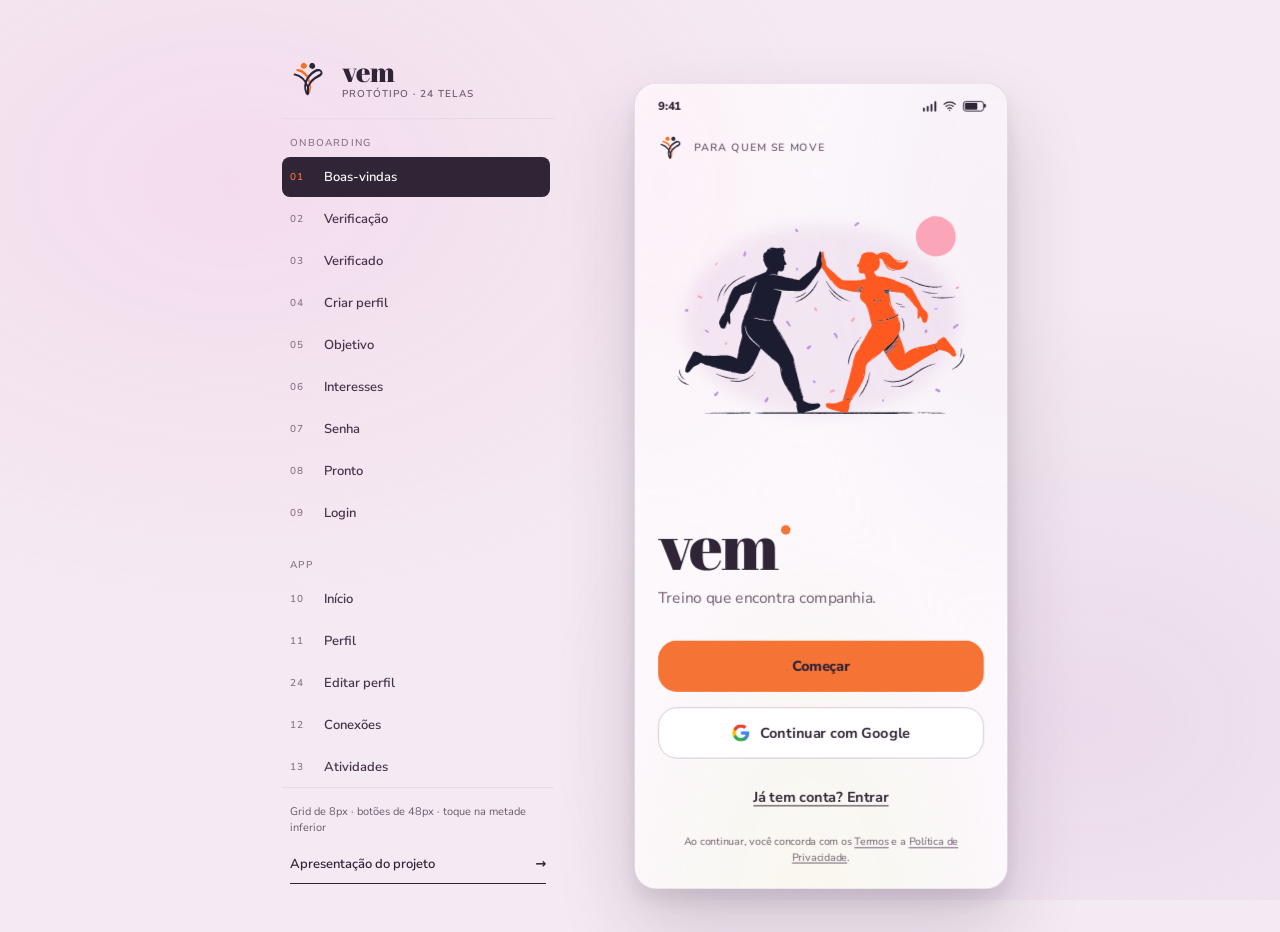
<file: app.html>
<!DOCTYPE html>
<html lang="pt-BR">
<head>
  <meta charset="utf-8">
  <meta name="viewport" content="width=device-width, initial-scale=1, viewport-fit=cover">
  <title>vem — protótipo navegável</title>
  <meta name="description" content="Protótipo de alta fidelidade do vem, app de fitness e conexões. 24 telas, GenUI, conexões por atividade e design system Mineral.">
  <link rel="icon" href="assets/img/logo.svg">
  <link rel="stylesheet" href="assets/fonts/fonts.css?v=2">
  <link rel="stylesheet" href="assets/css/tokens.css?v=3">
  <link rel="stylesheet" href="assets/css/base.css?v=5">
  <link rel="stylesheet" href="assets/css/components.css?v=7">
  <link rel="stylesheet" href="assets/css/screens.css?v=15">
</head>
<body class="app-page">

  <div class="stage">
    <aside class="rail" aria-label="Mapa de telas">
      <a class="rail__brand" href="index.html">
        <img src="assets/img/logo.svg" alt="" class="rail__logo">
        <span class="rail__brand-text">
          <strong>vem</strong>
          <small>protótipo · 24 telas</small>
        </span>
      </a>

      <nav class="rail__nav" aria-label="Ir para tela">
        <div class="rail__group">
          <p class="rail__label">Onboarding</p>
          <button class="rail__item" data-nav="01"><span class="rail__num">01</span>Boas-vindas</button>
          <button class="rail__item" data-nav="02"><span class="rail__num">02</span>Verificação</button>
          <button class="rail__item" data-nav="03"><span class="rail__num">03</span>Verificado</button>
          <button class="rail__item" data-nav="04"><span class="rail__num">04</span>Criar perfil</button>
          <button class="rail__item" data-nav="05"><span class="rail__num">05</span>Objetivo</button>
          <button class="rail__item" data-nav="06"><span class="rail__num">06</span>Interesses</button>
          <button class="rail__item" data-nav="07"><span class="rail__num">07</span>Senha</button>
          <button class="rail__item" data-nav="08"><span class="rail__num">08</span>Pronto</button>
          <button class="rail__item" data-nav="09"><span class="rail__num">09</span>Login</button>
        </div>
        <div class="rail__group">
          <p class="rail__label">App</p>
          <button class="rail__item" data-nav="10"><span class="rail__num">10</span>Início</button>
          <button class="rail__item" data-nav="11"><span class="rail__num">11</span>Perfil</button>
          <button class="rail__item" data-nav="24"><span class="rail__num">24</span>Editar perfil</button>
          <button class="rail__item" data-nav="12"><span class="rail__num">12</span>Conexões</button>
          <button class="rail__item" data-nav="13"><span class="rail__num">13</span>Atividades</button>
          <button class="rail__item" data-nav="14"><span class="rail__num">14</span>Social</button>
          <button class="rail__item" data-nav="15"><span class="rail__num">15</span>Feed</button>
        </div>
        <div class="rail__group">
          <p class="rail__label">Sistema</p>
          <button class="rail__item" data-nav="16"><span class="rail__num">16</span>vem+</button>
          <button class="rail__item" data-nav="17"><span class="rail__num">17</span>Feedback</button>
          <button class="rail__item" data-nav="18"><span class="rail__num">18</span>Sobre</button>
          <button class="rail__item" data-nav="19"><span class="rail__num">19</span>Configurações</button>
          <button class="rail__item" data-nav="20"><span class="rail__num">20</span>Notificações</button>
        </div>
        <div class="rail__group">
          <p class="rail__label">Rodada de testes</p>
          <button class="rail__item" data-nav="21"><span class="rail__num">21</span>Documentação</button>
          <button class="rail__item" data-nav="22"><span class="rail__num">22</span>Conversa</button>
          <button class="rail__item" data-nav="23"><span class="rail__num">23</span>Meus eventos</button>
        </div>
      </nav>

      <div class="rail__foot">
        <p class="rail__hint">Grid de 8px · botões de 48px · toque na metade inferior</p>
        <a class="rail__link" href="index.html">Apresentação do projeto <span aria-hidden="true">→</span></a>
      </div>
    </aside>

    <main class="stage__device">
      <div class="device" id="device">
        <div class="device__screen" id="app">

          <div class="statusbar" aria-hidden="true">
            <span>9:41</span>
            <div class="statusbar__right">
              <span class="sb-signal"><i></i><i></i><i></i><i></i></span>
              <span data-icon="wifi"></span>
              <span class="sb-battery"></span>
            </div>
          </div>

          <!-- ============================================================
               01 · SPLASH / BOAS-VINDAS
               ============================================================ -->
          <section class="screen screen--splash screen--aura is-active" data-screen="01" data-title="Boas-vindas">
            <div class="screen__scroll">
              <div class="splash">
                <div class="splash__brand">
                  <img class="splash__mark" src="assets/img/logo.svg" alt="">
                  <span class="eyebrow">Para quem se move</span>
                </div>

                <div class="splash__hero">
                  <img src="assets/img/illustration-splash.svg" alt="Ilustração editorial de duas pessoas se encontrando para treinar">
                </div>

                <div class="splash__copy">
                  <h1 class="splash__wordmark">vem<i aria-hidden="true"></i></h1>
                  <p class="splash__tagline">Treino que encontra companhia.</p>
                </div>

                <div class="splash__actions">
                  <button class="btn btn--primary btn--lg btn--block" data-nav="02">Começar</button>
                  <button class="btn btn--google btn--block" type="button" data-google>
                    <svg class="google-mark" viewBox="0 0 18 18" aria-hidden="true" focusable="false">
                      <path fill="#4285F4" d="M17.64 9.2c0-.64-.06-1.25-.16-1.84H9v3.48h4.84a4.14 4.14 0 0 1-1.8 2.72v2.26h2.92c1.7-1.57 2.68-3.88 2.68-6.62z"/>
                      <path fill="#34A853" d="M9 18c2.43 0 4.47-.8 5.96-2.18l-2.92-2.26c-.81.54-1.84.86-3.04.86-2.34 0-4.32-1.58-5.03-3.7H.96v2.33A9 9 0 0 0 9 18z"/>
                      <path fill="#FBBC05" d="M3.97 10.72a5.4 5.4 0 0 1 0-3.44V4.95H.96a9 9 0 0 0 0 8.1l3.01-2.33z"/>
                      <path fill="#EA4335" d="M9 3.58c1.32 0 2.5.45 3.44 1.35l2.58-2.58A9 9 0 0 0 .96 4.95l3.01 2.33C4.68 5.16 6.66 3.58 9 3.58z"/>
                    </svg>
                    Continuar com Google
                  </button>
                  <button class="btn btn--text btn--block" data-nav="09">Já tem conta? Entrar</button>
                </div>

                <p class="splash__legal">
                  Ao continuar, você concorda com os <a href="#" data-toast="Termos de uso — documento da versão final.">Termos</a>
                  e a <a href="#" data-toast="Política de Privacidade — documento da versão final.">Política de Privacidade</a>.
                </p>
              </div>
            </div>
          </section>

          <!-- ============================================================
               02 · VERIFICAÇÃO SOCIAL
               ============================================================ -->
          <section class="screen screen--aura" data-screen="02" data-title="Verificação">
            <header class="topbar">
              <button class="iconbtn" data-back="01" aria-label="Voltar"><span data-icon="chevron-left"></span></button>
              <span class="topbar__title">Verificação</span>
            </header>

            <div class="screen__scroll">
              <p class="eyebrow">Comunidade segura</p>
              <h1 class="h1 mt-1">Confirme que é você</h1>

              <div class="verify__visual">
                <div class="verify__ring" aria-hidden="true"></div>
                <div class="verify__ring verify__ring--inner" aria-hidden="true"></div>
                <div class="verify__scan">
                  <img src="assets/img/illustration-scan.svg" alt="Retrato abstrato sendo escaneado">
                  <span class="verify__line" aria-hidden="true"></span>
                </div>
                <div class="verify__corners" aria-hidden="true"><span></span><span></span><span></span><span></span></div>
                <span class="verify__seal"><span data-icon="shield-check"></span></span>
              </div>

              <p class="lede">Uma selfie rápida mantém o vem seguro para todo mundo. Sua foto é usada só na verificação e nunca aparece no seu perfil.</p>

              <div class="note mt-2">
                <span data-icon="lock"></span>
                <span>A verificação acontece no seu celular. Nenhuma imagem é compartilhada com outras pessoas.</span>
              </div>

              <p class="tiny mt-2">Sem verificar, você explora o app — mas conexões, grupos e conversas ficam limitados até concluir.</p>
            </div>

            <footer class="foot">
              <button class="btn btn--primary btn--lg btn--block" type="button" data-verify-start>Iniciar verificação</button>
              <button class="btn btn--text btn--block" type="button" data-verify-later>Verificar depois</button>
            </footer>
          </section>

          <!-- ============================================================
               03 · VERIFICAÇÃO CONCLUÍDA
               ============================================================ -->
          <section class="screen" data-screen="03" data-title="Verificado">
            <div class="screen__scroll pad-status" id="verify-verified">
              <div class="success">
                <div class="success__art" aria-hidden="true">
                  <span class="success__disc"></span>
                  <span class="success__disc success__disc--ring"></span>
                  <span class="success__check"><span data-icon="check"></span></span>
                  <span class="confetti confetti--1"></span>
                  <span class="confetti confetti--2"></span>
                  <span class="confetti confetti--3"></span>
                  <span class="confetti confetti--4"></span>
                </div>

                <h1 class="h1 success__title">Verificação concluída</h1>
                <p class="lede success__text">Tudo certo. Agora a comunidade sabe que você é você — e você pode focar no que importa.</p>

                <div class="success__card">
                  <span class="circle circle--sage"><span data-icon="verified"></span></span>
                  <div>
                    <p class="h3">Selo verificado</p>
                    <p class="tiny">Visível no seu perfil e nas suas conexões.</p>
                  </div>
                </div>
              </div>
            </div>

            <footer class="foot" id="verify-verified-foot">
              <button class="btn btn--primary btn--lg btn--block" type="button" id="verify-continue">Continuar</button>
            </footer>

            <div class="screen__scroll pad-status" id="verify-pending" hidden>
              <p class="eyebrow">Camada de segurança</p>
              <h1 class="h1 mt-1">Verificação pendente</h1>
              <p class="lede mt-1">Tudo bem verificar depois. A verificação protege as conexões do vem.</p>

              <div class="card mt-3">
                <p class="h3">Enquanto não verificar</p>
                <ul class="verify-list mt-2">
                  <li><span class="verify-list__mark">✓</span> Explorar pessoas, atividades e eventos</li>
                  <li><span class="verify-list__mark">✓</span> Salvar atividades favoritas</li>
                  <li><span class="verify-list__mark">🔒</span> Fazer conexões e entrar em grupos</li>
                  <li><span class="verify-list__mark">🔒</span> Iniciar conversas</li>
                </ul>
              </div>

              <div class="note note--sage mt-2">
                <span data-icon="shield-check"></span>
                <span>Você pode verificar agora ou quando quiser em Configurações.</span>
              </div>
            </div>

            <footer class="foot" id="verify-pending-foot" hidden>
              <button class="btn btn--primary btn--lg btn--block" type="button" id="verify-now">Verificar agora</button>
              <button class="btn btn--text btn--block" type="button" data-nav="04">Continuar sem verificar</button>
            </footer>
          </section>

          <!-- ============================================================
               04 · CRIAR PERFIL
               ============================================================ -->
          <section class="screen" data-screen="04" data-title="Criar perfil">
            <header class="topbar">
              <button class="iconbtn" data-back="03" aria-label="Voltar"><span data-icon="chevron-left"></span></button>
              <span class="topbar__title">Criar perfil</span>
            </header>

            <div class="screen__scroll">
              <div class="steps">
                <span class="steps__label">Etapa 1 de 4</span>
                <span class="steps__count">Dados pessoais</span>
              </div>
              <div class="progress"><div class="progress__bar" style="width:25%"></div></div>

              <div class="avatar-upload">
                <div class="avatar is-empty" id="pf-avatar-wrap">
                  <img id="pf-avatar" alt="Sua foto de perfil" data-photo="user" hidden>
                  <span class="avatar__placeholder" data-icon="user" aria-hidden="true"></span>
                </div>
                <button class="avatar-upload__btn" id="avatar-btn" type="button" aria-label="Escolher foto de perfil">
                  <span data-icon="camera"></span>
                </button>
                <input type="file" id="avatar-input" accept="image/*" hidden>
              </div>
              <p class="tiny center mb-2">A foto fica salva só neste navegador.</p>

              <h1 class="h1">Vamos nos conhecer</h1>
              <p class="lede mt-1">Como podemos te chamar no app? Você pode mudar isso depois.</p>

              <form class="form-stack" id="profile-form" novalidate>
                <div class="field">
                  <label class="field__label" for="pf-name">Nome completo</label>
                  <div class="input input--icon">
                    <span class="input__icon"><span data-icon="user"></span></span>
                    <input class="input__control" id="pf-name" name="name" type="text" placeholder="Seu nome completo" autocomplete="name">
                  </div>
                  <span class="field__error"><span data-icon="x"></span> Digite seu nome completo.</span>
                </div>

                <div class="field">
                  <label class="field__label" for="pf-email">E-mail</label>
                  <div class="input input--icon">
                    <span class="input__icon"><span data-icon="mail"></span></span>
                    <input class="input__control" id="pf-email" name="email" type="email" placeholder="voce@email.com" autocomplete="email" inputmode="email">
                  </div>
                  <span class="field__error"><span data-icon="x"></span> Digite um e-mail válido.</span>
                </div>

                <div class="field">
                  <label class="field__label" for="pf-birth">Data de nascimento</label>
                  <div class="input input--icon">
                    <span class="input__icon"><span data-icon="calendar"></span></span>
                    <input class="input__control" id="pf-birth" name="birth" type="text" placeholder="dd/mm/aaaa" inputmode="numeric" autocomplete="bday">
                  </div>
                  <span class="field__hint">Usamos sua idade para sugerir treinos e pessoas na sua faixa.</span>
                  <span class="field__error"><span data-icon="x"></span> Use uma data válida para maiores de 13 anos.</span>
                </div>
              </form>
            </div>

            <footer class="foot">
              <button class="btn btn--primary btn--lg btn--block" id="profile-continue" data-nav="05" disabled>Continuar</button>
              <p class="foot__note">Leva menos de 1 minuto.</p>
            </footer>
          </section>

          <!-- ============================================================
               05 · OBJETIVO
               ============================================================ -->
          <section class="screen" data-screen="05" data-title="Objetivo">
            <header class="topbar">
              <button class="iconbtn" data-back="04" aria-label="Voltar"><span data-icon="chevron-left"></span></button>
              <span class="topbar__title">Objetivo</span>
            </header>

            <div class="screen__scroll">
              <div class="steps">
                <span class="steps__label">Etapa 2 de 4</span>
                <span class="steps__count">Objetivo</span>
              </div>
              <div class="progress"><div class="progress__bar" style="width:50%"></div></div>

              <div class="choice__head mt-3">
                <h1 class="h1">Qual o seu objetivo?</h1>
                <p class="lede mt-1">Escolha o que mais combina com este momento. O app adapta as sugestões da Home — e você começa por ela.</p>
              </div>

              <div class="path-list" role="group" aria-label="Objetivo">
                <button class="path-card" type="button" aria-pressed="false" data-path="social">
                  <span class="path-card__icon circle circle--plum"><span data-icon="users"></span></span>
                  <span class="path-card__body">
                    <span class="path-card__title">Se conectar</span>
                    <span class="path-card__text">Conhecer pessoas que treinam no mesmo ritmo e lugar que você.</span>
                  </span>
                  <span class="path-card__check"><span data-icon="check"></span></span>
                </button>

                <button class="path-card" type="button" aria-pressed="false" data-path="self">
                  <span class="path-card__icon circle circle--sky"><span data-icon="activity"></span></span>
                  <span class="path-card__body">
                    <span class="path-card__title">Autocuidado</span>
                    <span class="path-card__text">Focar na sua evolução, com treinos e métricas no seu ritmo.</span>
                  </span>
                  <span class="path-card__check"><span data-icon="check"></span></span>
                </button>

                <button class="path-card" type="button" aria-pressed="false" data-path="events">
                  <span class="path-card__icon circle circle--amber"><span data-icon="calendar"></span></span>
                  <span class="path-card__body">
                    <span class="path-card__title">Eventos e comunidade</span>
                    <span class="path-card__text">Descobrir aulas, grupos e encontros perto de você.</span>
                  </span>
                  <span class="path-card__check"><span data-icon="check"></span></span>
                </button>

                <button class="path-card" type="button" aria-pressed="false" data-path="teacher">
                  <span class="path-card__icon circle circle--purple"><span data-icon="trophy"></span></span>
                  <span class="path-card__body">
                    <span class="path-card__title">Sou educador físico</span>
                    <span class="path-card__text">Enviar CREF e criar eventos e grupos como professor.</span>
                  </span>
                  <span class="path-card__check"><span data-icon="check"></span></span>
                </button>
              </div>

              <p class="choice__counter"><span data-path-counter>Nenhum selecionado</span></p>
            </div>

            <footer class="foot">
              <button class="btn btn--primary btn--lg btn--block" id="objective-continue" type="button" disabled>Continuar</button>
            </footer>
          </section>

          <!-- ============================================================
               06 · INTERESSES / PREFERÊNCIAS
               ============================================================ -->
          <section class="screen" data-screen="06" data-title="Interesses">
            <header class="topbar">
              <button class="iconbtn" data-back="05" aria-label="Voltar"><span data-icon="chevron-left"></span></button>
              <span class="topbar__title">Interesses</span>
            </header>

            <div class="screen__scroll">
              <div class="steps">
                <span class="steps__label">Etapa 3 de 4</span>
                <span class="steps__count">Preferências</span>
              </div>
              <div class="progress"><div class="progress__bar" style="width:75%"></div></div>

              <div class="choice__head mt-3">
                <h1 class="h1">Como você gosta de treinar?</h1>
                <p class="lede mt-1">Primeiro o contexto. Depois a atividade — se não estiver na lista, escreva e adicione.</p>
              </div>

              <p class="eyebrow mt-3">1 · Contexto</p>
              <div class="input input--icon mt-1">
                <span class="input__icon"><span data-icon="search"></span></span>
                <input class="input__control" id="broad-search" type="search" placeholder="Buscar contexto (grupo, ar livre, intenso…)" aria-label="Buscar contexto" autocomplete="off">
              </div>
              <div class="chip-row chip-row--wrap mt-1" id="broad-tags" role="group" aria-label="Contexto de treino"></div>
              <p class="choice__counter"><span data-chip-counter="broad">Nenhum contexto selecionado</span></p>

              <p class="eyebrow mt-3">2 · Atividades</p>
              <div class="chip-row chip-row--wrap mt-1" id="interest-suggested" role="group" aria-label="Atividades sugeridas"></div>
              <div class="input input--icon mt-2">
                <span class="input__icon"><span data-icon="search"></span></span>
                <input class="input__control" id="interest-search" type="search" placeholder="Buscar atividade (yoga, corrida, boxe…)" aria-label="Buscar atividade" autocomplete="off">
              </div>
              <div class="activity-suggest" id="interest-suggest" hidden></div>

              <div class="specific-tags" id="specific-tags" aria-live="polite"></div>
              <p class="choice__counter"><span data-chip-counter="specific">Nenhuma atividade escolhida</span></p>

              <div class="note note--sage mt-3">
                <span data-icon="star"></span>
                <span>As <strong>5 primeiras atividades</strong> viram favoritas e aparecem no leque de conexões.</span>
              </div>
            </div>

            <footer class="foot">
              <button class="btn btn--primary btn--lg btn--block" id="interest-continue" data-nav="07" disabled>Continuar</button>
            </footer>
          </section>

          <!-- ============================================================
               07 · CRIAR SENHA
               ============================================================ -->
          <section class="screen" data-screen="07" data-title="Senha">
            <header class="topbar">
              <button class="iconbtn" data-back="06" aria-label="Voltar"><span data-icon="chevron-left"></span></button>
              <span class="topbar__title">Senha</span>
            </header>

            <div class="screen__scroll">
              <div class="steps">
                <span class="steps__label">Etapa 4 de 4</span>
                <span class="steps__count">Segurança</span>
              </div>
              <div class="progress"><div class="progress__bar" style="width:100%"></div></div>

              <h1 class="h1 mt-3">Crie uma senha</h1>
              <p class="lede mt-1">Use pelo menos 8 caracteres, com uma letra e um número.</p>

              <form class="form-stack" id="password-form" novalidate>
                <div class="field">
                  <label class="field__label" for="pw">Senha</label>
                  <div class="input input--action">
                    <input class="input__control" id="pw" type="password" placeholder="Mínimo de 8 caracteres" autocomplete="new-password">
                    <button class="input__action" type="button" data-toggle-pw="pw" aria-label="Mostrar senha"><span data-icon="eye"></span></button>
                  </div>
                  <div class="pw-meter" aria-hidden="true">
                    <span class="pw-meter__seg"></span><span class="pw-meter__seg"></span><span class="pw-meter__seg"></span><span class="pw-meter__seg"></span>
                  </div>
                  <span class="field__hint" id="pw-strength">Ainda não preenchida.</span>
                </div>

                <div class="field" id="pw-confirm-field">
                  <label class="field__label" for="pw2">Confirmar senha</label>
                  <div class="input input--action">
                    <input class="input__control" id="pw2" type="password" placeholder="Digite a senha de novo" autocomplete="new-password">
                    <button class="input__action" type="button" data-toggle-pw="pw2" aria-label="Mostrar senha"><span data-icon="eye"></span></button>
                  </div>
                  <span class="field__error"><span data-icon="x"></span> As senhas não são iguais.</span>
                </div>

                <div class="pw-rules" aria-label="Requisitos da senha">
                  <span class="pw-rule" data-pw-rule="length"><span data-icon="check-circle"></span> 8 caracteres ou mais</span>
                  <span class="pw-rule" data-pw-rule="letter"><span data-icon="check-circle"></span> Pelo menos uma letra</span>
                  <span class="pw-rule" data-pw-rule="number"><span data-icon="check-circle"></span> Pelo menos um número</span>
                </div>
              </form>

              <p class="foot__note mt-3">Ao cadastrar, você aceita os <a href="#" data-toast="Termos de uso — documento da versão final.">Termos</a>.</p>
            </div>

            <footer class="foot">
              <button class="btn btn--primary btn--lg btn--block" id="password-submit" data-nav="08" disabled>Cadastrar</button>
            </footer>
          </section>

          <!-- ============================================================
               08 · SUCESSO / BOAS-VINDAS
               ============================================================ -->
          <section class="screen screen--aura" data-screen="08" data-title="Pronto">
            <div class="screen__scroll pad-status">
              <div class="success">
                <img class="welcome__art" src="assets/img/illustration-welcome.svg" alt="Três pessoas comemorando juntas depois do treino">

                <h1 class="h1 success__title">Pronto, agora é só começar</h1>
                <p class="lede success__text">Você já faz parte do vem. Seu primeiro treino pode encontrar companhia hoje mesmo.</p>

                <div class="success__card">
                  <div class="avatar-stack" aria-hidden="true">
                    <span class="avatar is-empty" id="welcome-avatar"><img alt="" data-photo="user" hidden><span class="avatar__placeholder" data-icon="user"></span></span>
                    <span class="avatar"><img src="assets/img/marina-avatar.jpg" alt="" data-avatar="marina"></span>
                    <span class="avatar"><img src="assets/img/rafael-avatar.jpg" alt="" data-avatar="rafael"></span>
                    <span class="avatar-stack__more">+9</span>
                  </div>
                  <div>
                    <p class="h3">12 pessoas perto de você</p>
                    <p class="tiny">Treinando esta semana em Pinheiros.</p>
                  </div>
                </div>
              </div>
            </div>

            <footer class="foot">
              <button class="btn btn--primary btn--lg btn--block" type="button" id="enter-app">Acessar o app</button>
              <button class="btn btn--text btn--block" data-nav="11">Ver meu perfil</button>
            </footer>
          </section>

          <!-- ============================================================
               09 · LOGIN
               ============================================================ -->
          <section class="screen screen--aura" data-screen="09" data-title="Login">
            <div class="screen__scroll pad-status">
              <div class="login__brand">
                <img class="login__mark" src="assets/img/logo.svg" alt="">
                <span class="login__wordmark">vem</span>
                <span class="tag">versão 1.0</span>
              </div>

              <h1 class="h1">Que bom te ver de novo</h1>
              <p class="lede mt-1">Entre para continuar seus treinos e encontrar sua turma.</p>

              <form class="login__form" id="login-form" novalidate>
                <div class="field">
                  <label class="field__label" for="login-email">E-mail</label>
                  <div class="input input--icon">
                    <span class="input__icon"><span data-icon="mail"></span></span>
                    <input class="input__control" id="login-email" type="email" placeholder="voce@email.com" autocomplete="email" inputmode="email">
                  </div>
                </div>

                <div class="field">
                  <label class="field__label" for="login-pw">Senha</label>
                  <div class="input input--action">
                    <input class="input__control" id="login-pw" type="password" placeholder="Sua senha" autocomplete="current-password">
                    <button class="input__action" type="button" data-toggle-pw="login-pw" aria-label="Mostrar senha"><span data-icon="eye"></span></button>
                  </div>
                </div>

                <button class="login__forgot" type="button" data-toast="Enviamos um link de recuperação para o seu e-mail.">Esqueceu a senha?</button>
              </form>
            </div>

            <footer class="foot">
              <button class="btn btn--primary btn--lg btn--block" type="button" data-nav="10" id="login-enter">Entrar</button>
              <button class="btn btn--text btn--block" type="button" data-nav="01">Ainda não tem conta? Começar</button>
            </footer>
          </section>

          <!-- ============================================================
               10 · HOME + CARD INTELIGENTE (GenUI)
               ============================================================ -->
          <section class="screen screen--home screen--nav screen--aura" data-screen="10" data-title="Início">
            <div class="screen__scroll">
              <div class="home">

                <header class="home__head">
                  <div>
                    <p class="eyebrow">Quinta, 29 de outubro</p>
                    <h1 class="home__hello" id="home-hello">Bom dia</h1>
                    <button class="journey-chip" type="button" data-nav="05" aria-label="Jornada atual. Trocar objetivo">
                      <span data-icon="sparkle"></span>
                      <span>Jornada: <strong id="journey-chip-text">Autocuidado</strong></span>
                      <span class="journey-chip__swap">trocar</span>
                    </button>
                  </div>
                  <div class="home__actions">
                    <button class="iconbtn" data-nav="20" aria-label="Notificações">
                      <span data-icon="bell"></span>
                      <span class="iconbtn__badge" aria-hidden="true"></span>
                    </button>
                    <button class="avatar avatar--md avatar--ring is-empty" data-nav="11" aria-label="Abrir meu perfil" style="--ring: var(--amber)" id="home-avatar">
                      <img alt="Seu avatar" data-photo="user" hidden>
                      <span class="avatar__placeholder" data-icon="user"></span>
                    </button>
                  </div>
                </header>

                <button class="verify-banner" type="button" data-verify-open id="verify-banner" hidden>
                  <span class="circle circle--32 circle--sky"><span data-icon="shield"></span></span>
                  <span class="verify-banner__body">
                    <strong>Verificação pendente</strong>
                    <small>Libere conexões e conversas quando quiser.</small>
                  </span>
                  <span data-icon="chevron-right"></span>
                </button>

                <button class="verify-banner" type="button" data-nav="24" id="profile-nudge" hidden>
                  <span class="circle circle--32 circle--amber"><span data-icon="user"></span></span>
                  <span class="verify-banner__body">
                    <strong>Seu perfil está vazio</strong>
                    <small>Adicione nome, foto e bio para aparecer nas conexões.</small>
                  </span>
                  <span data-icon="chevron-right"></span>
                </button>

                <form class="lui" id="lui-form" role="search">
                  <span class="lui__spark"><span data-icon="sparkle"></span></span>
                  <label class="sr-only" for="lui-input">O que você quer treinar hoje?</label>
                  <input class="lui__input" id="lui-input" type="text" placeholder="O que você quer treinar hoje?" autocomplete="off">
                  <button class="lui__mic" type="button" id="lui-mic" aria-label="Falar em vez de digitar">
                    <span data-icon="mic"></span>
                  </button>
                </form>

                <article class="ai-card" id="ai-card" aria-live="polite" aria-atomic="true">
                  <div class="ai-card__skeleton" id="ai-skeleton" hidden>
                    <div class="skeleton-line" style="width: 32%"></div>
                    <div class="skeleton-line mt-3" style="width: 78%"></div>
                    <div class="skeleton-line mt-1" style="width: 94%"></div>
                    <div class="skeleton-line mt-1" style="width: 56%"></div>
                    <div class="skeleton-line mt-3" style="width: 40%"></div>
                  </div>

                  <div class="ai-card__content" id="ai-content">
                    <div class="ai-card__head">
                      <span class="ai-card__badge"><span data-icon="sparkle"></span> <span id="ai-badge-text">Gerado agora</span></span>
                      <span class="ai-card__time" id="ai-time">com base no seu objetivo</span>
                    </div>
                    <h2 class="ai-card__title" id="ai-title">Sua meta está em 60%</h2>
                    <p class="ai-card__text" id="ai-text">Você treinou <strong>3 de 5 vezes</strong> esta semana. Que tal um treino rápido de 15 min para fechar o dia?</p>
                    <div class="ai-card__meta" id="ai-meta">
                      <span class="tag">15 min</span>
                      <span class="tag">em casa</span>
                      <span class="tag">leve</span>
                    </div>
                    <div class="ai-card__actions">
                      <button class="btn btn--primary" type="button" id="ai-cta" data-nav="13">Ver treino</button>
                      <button class="btn btn--ghost" type="button" data-dismiss-ai>Descartar</button>
                    </div>
                  </div>
                </article>

                <div class="ai-dismissed" id="ai-dismissed" hidden>
                  <span>Sugestão descartada.</span>
                  <button class="btn btn--text btn--sm" type="button" id="ai-undo">Desfazer</button>
                </div>

                <section aria-labelledby="home-cats">
                  <div class="section-head">
                    <h2 class="h3" id="home-cats">Categorias</h2>
                    <button class="section-head__link" data-nav="13">Ver tudo <span data-icon="chevron-right"></span></button>
                  </div>
                  <div class="cat-row">
                    <button class="cat" data-nav="13"><span class="cat__icon"><span data-icon="lotus"></span></span><span>Yoga</span></button>
                    <button class="cat cat--amber" data-nav="13"><span class="cat__icon"><span data-icon="run"></span></span><span>Corrida</span></button>
                    <button class="cat cat--vermilion" data-nav="13"><span class="cat__icon"><span data-icon="dumbbell"></span></span><span>Força</span></button>
                    <button class="cat cat--plum" data-nav="13"><span class="cat__icon"><span data-icon="music"></span></span><span>Dança</span></button>
                    <button class="cat" data-nav="13"><span class="cat__icon"><span data-icon="swim"></span></span><span>Natação</span></button>
                  </div>
                </section>

                <section aria-labelledby="home-events">
                  <div class="section-head">
                    <h2 class="h3" id="home-events">Próximos eventos</h2>
                    <button class="section-head__link" data-nav="13">Ver agenda <span data-icon="chevron-right"></span></button>
                  </div>
                  <div class="event-row no-scrollbar">
                    <article class="event-card">
                      <div class="event-card__media">
                        <img src="assets/img/cover-run.svg" alt="">
                        <span class="badge event-card__date">Sáb · 07h</span>
                      </div>
                      <h3 class="event-card__title">Corrida no Ibirapuera</h3>
                      <p class="event-card__meta"><span data-icon="pin"></span> Portão 7 · 5 km</p>
                      <div class="event-card__people">
                        <div class="avatar-stack" aria-hidden="true">
                          <span class="avatar"><img src="assets/img/marina-avatar.jpg" alt="" data-avatar="marina"></span>
                          <span class="avatar"><img src="assets/img/rafael-avatar.jpg" alt="" data-avatar="rafael"></span>
                          <span class="avatar"><img src="assets/img/bruna-avatar.jpg" alt="" data-avatar="bruna"></span>
                          <span class="avatar-stack__more">+9</span>
                        </div>
                        <span class="tiny">12 confirmados</span>
                      </div>
                    </article>

                    <article class="event-card">
                      <div class="event-card__media">
                        <img src="assets/img/cover-yoga.svg" alt="">
                        <span class="badge event-card__date">Dom · 08h</span>
                      </div>
                      <h3 class="event-card__title">Yoga ao nascer do sol</h3>
                      <p class="event-card__meta"><span data-icon="pin"></span> Terraço do Centro · 60 min</p>
                      <div class="event-card__people">
                        <div class="avatar-stack" aria-hidden="true">
                          <span class="avatar"><img src="assets/img/camila-avatar.jpg" alt="" data-avatar="camila"></span>
                          <span class="avatar"><img src="assets/img/luiza-avatar.jpg" alt="" data-avatar="luiza"></span>
                          <span class="avatar-stack__more">+6</span>
                        </div>
                        <span class="tiny">8 confirmados</span>
                      </div>
                    </article>

                    <article class="event-card">
                      <div class="event-card__media">
                        <img src="assets/img/cover-gym.svg" alt="">
                        <span class="badge event-card__date">Ter · 19h</span>
                      </div>
                      <h3 class="event-card__title">Força para iniciantes</h3>
                      <p class="event-card__meta"><span data-icon="pin"></span> Academia Vem · 45 min</p>
                      <div class="event-card__people">
                        <div class="avatar-stack" aria-hidden="true">
                          <span class="avatar"><img src="assets/img/rafael-avatar.jpg" alt="" data-avatar="rafael"></span>
                          <span class="avatar"><img src="assets/img/marina-avatar.jpg" alt="" data-avatar="marina"></span>
                          <span class="avatar"><img src="assets/img/camila-avatar.jpg" alt="" data-avatar="camila"></span>
                          <span class="avatar-stack__more">+4</span>
                        </div>
                        <span class="tiny">6 confirmados</span>
                      </div>
                    </article>

                    <article class="event-card">
                      <div class="event-card__media">
                        <img src="assets/img/evento-corrida-no-parque.jpg" alt="Lago do parque cercado de árvores e ipês rosa">
                        <span class="badge event-card__date">Sáb · 06h30</span>
                      </div>
                      <h3 class="event-card__title">Corrida no Parque</h3>
                      <p class="event-card__meta"><span data-icon="pin"></span> Lago do Ibirapuera · 4 km</p>
                      <div class="event-card__people">
                        <div class="avatar-stack" aria-hidden="true">
                          <span class="avatar"><img src="assets/img/bruna-avatar.jpg" alt="" data-avatar="bruna"></span>
                          <span class="avatar"><img src="assets/img/rafael-avatar.jpg" alt="" data-avatar="rafael"></span>
                          <span class="avatar"><img src="assets/img/marina-avatar.jpg" alt="" data-avatar="marina"></span>
                          <span class="avatar-stack__more">+14</span>
                        </div>
                        <span class="tiny">17 confirmados</span>
                      </div>
                    </article>

                    <article class="event-card">
                      <div class="event-card__media">
                        <img src="assets/img/evento-yoga.jpg" alt="Pessoa em postura de yoga diante do pôr do sol">
                        <span class="badge event-card__date">Qui · 18h30</span>
                      </div>
                      <h3 class="event-card__title">Yoga ao pôr do sol</h3>
                      <p class="event-card__meta"><span data-icon="pin"></span> Parque Villa-Lobos · 50 min</p>
                      <div class="event-card__people">
                        <div class="avatar-stack" aria-hidden="true">
                          <span class="avatar"><img src="assets/img/luiza-avatar.jpg" alt="" data-avatar="luiza"></span>
                          <span class="avatar"><img src="assets/img/camila-avatar.jpg" alt="" data-avatar="camila"></span>
                          <span class="avatar"><img src="assets/img/bruna-avatar.jpg" alt="" data-avatar="bruna"></span>
                          <span class="avatar-stack__more">+8</span>
                        </div>
                        <span class="tiny">11 confirmados</span>
                      </div>
                    </article>
                  </div>
                </section>

              </div>
            </div>
          </section>

          <!-- ============================================================
               11 · PERFIL
               ============================================================ -->
          <section class="screen screen--profile screen--nav screen--aura" data-screen="11" data-title="Perfil">
            <div class="screen__scroll">
              <div class="profile__cover">
                <img id="profile-cover-img" src="assets/img/ana-capa.jpg" alt="Ana Beatriz praticando yoga na praia ao pôr do sol">
                <button class="iconbtn profile__cover-edit" type="button" id="cover-edit" aria-label="Editar foto de capa"><span data-icon="camera"></span></button>
                <input type="file" id="cover-input" accept="image/*" hidden>
                <button class="iconbtn profile__cover-settings" data-nav="19" aria-label="Configurações"><span data-icon="settings"></span></button>
              </div>

              <div class="profile__body">
                <div class="profile__identity">
                  <div class="avatar avatar--xl is-empty" id="profile-avatar">
                    <img alt="Seu avatar" data-photo="user" hidden>
                    <span class="avatar__placeholder" data-icon="user"></span>
                  </div>
                </div>

                <div class="profile__name-row">
                  <div class="profile__name">
                    <h1 class="h1" id="profile-name">Seu perfil</h1>
                    <span data-icon="verified" id="profile-verified" aria-label="Perfil verificado" hidden></span>
                    <span class="tag tag--amber" id="profile-pending" hidden>Verificação pendente</span>
                  </div>
                  <button class="profile__share" data-toast="Link do perfil copiado." aria-label="Compartilhar perfil">
                    <span data-icon="share"></span>
                  </button>
                </div>

                <div class="profile__level" id="profile-level">
                  <b>Nível 1</b> · Começando
                  <span class="progress progress--amber profile__levelbar" aria-hidden="true"><span class="progress__bar" style="width: 8%"></span></span>
                </div>

                <div class="profile__stats">
                  <button class="profile__stat" data-toast="Ninguém segue você ainda.">
                    <span class="stat" data-stat="followers">0</span><span>Seguidores</span>
                  </button>
                  <button class="profile__stat" data-toast="Você ainda não segue ninguém.">
                    <span class="stat" data-stat="following">0</span><span>Seguindo</span>
                  </button>
                  <button class="profile__stat" data-toast="Suas conexões aparecem aqui.">
                    <span class="stat" data-stat="friends">0</span><span>Amigos</span>
                  </button>
                </div>

                <p class="profile__bio" id="profile-bio">Seu perfil começa vazio. Preencha no cadastro e edite quando quiser.</p>

                <div class="profile__tags" id="profile-tags">
                  <span class="tag">Sem interesses ainda</span>
                </div>

                <p class="profile__educator" id="profile-educator" hidden>
                  <span data-icon="trophy"></span> Educador físico · CREF em análise
                </p>

                <div class="profile__buttons">
                  <button class="btn btn--secondary" data-nav="24"><span data-icon="edit"></span> Editar perfil</button>
                </div>

                <div class="section-head mt-4">
                  <h2 class="h3">Fotos de atividades</h2>
                  <button class="section-head__link" type="button" id="gallery-add">Adicionar <span data-icon="plus"></span></button>
                </div>
                <p class="tiny">Mostre como você treina. As fotos aparecem no seu perfil e no card das conexões.</p>
                <div class="gallery" id="profile-gallery"></div>
                <input type="file" id="gallery-input" accept="image/*" hidden>

                <div class="section-head mt-4">
                  <h2 class="h3">Conquistas</h2>
                  <span class="tiny">3 de 12</span>
                </div>
                <div class="achievements">
                  <div class="achievement"><span data-icon="flame"></span><span>7 dias<br>seguidos</span></div>
                  <div class="achievement"><span data-icon="run"></span><span>Primeiro<br>5 km</span></div>
                  <div class="achievement"><span data-icon="trophy"></span><span>10 treinos<br>no mês</span></div>
                </div>

                <div class="section-head mt-4">
                  <h2 class="h3">Sinais de atividade</h2>
                  <span class="tiny">editável</span>
                </div>
                <p class="tiny">Curtidas e salvamentos no Feed ajudam o app a sugerir conexões por atividade.</p>
                <div class="signal-list mt-2" id="signal-list">
                  <p class="tiny">Nenhum sinal ainda. Explore o Feed.</p>
                </div>

                <button class="premium-strip mt-3" type="button" data-nav="16">
                  <span class="circle circle--purple"><span data-icon="crown"></span></span>
                  <span class="premium-strip__body">
                    <span class="premium-strip__title">vem+</span>
                    <span class="premium-strip__sub">30 dias grátis para testar tudo.</span>
                  </span>
                  <span data-icon="chevron-right"></span>
                </button>
              </div>
            </div>
          </section>

          <!-- ============================================================
               24 · EDITAR PERFIL (independente do onboarding)
               ============================================================ -->
          <section class="screen" data-screen="24" data-title="Editar perfil">
            <header class="topbar">
              <button class="iconbtn" data-back="11" aria-label="Voltar"><span data-icon="chevron-left"></span></button>
              <span class="topbar__title">Editar perfil</span>
            </header>

            <div class="screen__scroll">
              <div class="avatar-upload">
                <div class="avatar is-empty" id="edit-avatar-wrap">
                  <img id="edit-avatar" alt="Sua foto de perfil" data-photo="user" hidden>
                  <span class="avatar__placeholder" data-icon="user" aria-hidden="true"></span>
                </div>
                <button class="avatar-upload__btn" id="edit-avatar-btn" type="button" aria-label="Escolher foto de perfil">
                  <span data-icon="camera"></span>
                </button>
                <input type="file" id="edit-avatar-input" accept="image/*" hidden>
              </div>
              <p class="tiny center mb-2">A foto fica salva só neste navegador.</p>

              <form class="form-stack" id="edit-profile-form" novalidate>
                <div class="field">
                  <label class="field__label" for="edit-name">Nome completo</label>
                  <div class="input input--icon">
                    <span class="input__icon"><span data-icon="user"></span></span>
                    <input class="input__control" id="edit-name" name="name" type="text" placeholder="Seu nome completo" autocomplete="name">
                  </div>
                </div>

                <div class="field">
                  <label class="field__label" for="edit-email">E-mail</label>
                  <div class="input input--icon">
                    <span class="input__icon"><span data-icon="mail"></span></span>
                    <input class="input__control" id="edit-email" name="email" type="email" placeholder="voce@email.com" autocomplete="email" inputmode="email">
                  </div>
                </div>

                <div class="field">
                  <label class="field__label" for="edit-birth">Data de nascimento</label>
                  <div class="input input--icon">
                    <span class="input__icon"><span data-icon="calendar"></span></span>
                    <input class="input__control" id="edit-birth" name="birth" type="text" placeholder="dd/mm/aaaa" inputmode="numeric" autocomplete="bday">
                  </div>
                </div>

                <div class="field">
                  <label class="field__label" for="edit-bio">Bio</label>
                  <div class="input">
                    <textarea class="input__control" id="edit-bio" maxlength="160" placeholder="Conte o que você gosta de treinar e o que procura."></textarea>
                  </div>
                  <span class="field__hint">Até 160 caracteres.</span>
                </div>
              </form>
            </div>

            <footer class="foot">
              <button class="btn btn--primary btn--lg btn--block" type="button" id="edit-save">Salvar alterações</button>
              <p class="foot__note">Suas mudanças aparecem no perfil e nas conexões.</p>
            </footer>
          </section>

          <!-- ============================================================
               12 · CONEXÕES
               ============================================================ -->
          <section class="screen screen--match screen--nav" data-screen="12" data-title="Conexões">
            <div class="screen__scroll">
              <header class="match__head">
                <div>
                  <p class="eyebrow">Pessoas perto de você</p>
                  <h1 class="h1">Conexões</h1>
                </div>
                <button class="iconbtn" data-toast="Filtros de conexões: distância, objetivo e nível." aria-label="Filtrar conexões">
                  <span data-icon="filter"></span>
                </button>
              </header>

              <p class="match__hint match__hint--top" id="match-hint">Toque no card para ver o perfil · segure para abrir as ações.</p>

              <div class="match__stage">
                <article class="match-card" id="match-card">
                  <div class="match-card__photo" id="match-photo">
                    <img id="match-img" src="assets/img/marina-avatar.jpg" alt="Foto de Marina" data-avatar="marina">
                    <span class="badge badge--glass match-card__compat" id="match-compat">87% combinam</span>
                    <span class="match-card__activity" id="match-activity" hidden></span>
                  </div>

                  <div class="match-card__body">
                    <div class="match-card__info">
                      <h2 class="match-card__name">
                        <span><span id="match-name">Marina</span>, <span id="match-age">28</span></span>
                        <span data-icon="verified" aria-label="Perfil verificado"></span>
                      </h2>
                      <p class="match-card__meta">
                        <span data-icon="pin"></span>
                        <span id="match-dist">2,4 km</span>
                        <span aria-hidden="true">·</span>
                        <span id="match-area">Vila Madalena</span>
                      </p>
                    </div>
                    <p class="match-card__bio" id="match-bio">Corro de manhã e cozinho à noite. Procuro companhia para os treinos de terça e quinta.</p>
                    <div class="match-card__tags" id="match-tags">
                      <span class="tag">Corrida</span><span class="tag">5 km</span><span class="tag">Yoga</span>
                    </div>
                  </div>

                  <div class="match-radial" id="match-radial" hidden aria-hidden="true">
                    <button class="match-radial__action match-radial__skip" type="button" data-radial-action="skip" aria-label="Passar">
                      <span data-icon="x"></span>
                    </button>
                    <button class="match-radial__action match-radial__connect" type="button" data-radial-action="connect" aria-label="Conectar">
                      <span class="match-radial__emoji" aria-hidden="true">👍</span>
                    </button>
                    <div class="match-radial__chips" id="match-radial-chips"></div>
                  </div>
                </article>

                <div class="match-empty" id="match-empty" hidden>
                  <span class="circle circle--56 circle--sky"><span data-icon="users"></span></span>
                  <p class="h3 mt-2">Nenhuma conexão com esses filtros</p>
                  <p class="tiny mt-1">Ligue as conexões gerais ou escolha outra atividade no leque.</p>
                  <button class="btn btn--secondary btn--sm mt-2" type="button" id="match-empty-reset">Reativar conexões gerais</button>
                </div>

                <div class="match-reaction match-reaction--thumb" id="match-thumb-reaction" hidden aria-hidden="true">
                  <span class="match-reaction__lottie match-reaction__lottie--thumb" id="match-thumb-reaction-lottie"></span>
                  <span class="match-reaction__label">Conexão enviada!</span>
                </div>

                <div class="match-reaction" id="match-reaction" hidden aria-hidden="true">
                  <span class="match-reaction__lottie" id="match-reaction-lottie"></span>
                  <span class="match-reaction__label" id="match-reaction-label">Conectaram!</span>
                </div>
              </div>

              <!-- Botões fixos de passar/conectar removidos por enquanto: a
                   interação acontece no card (toque curto = perfil, toque
                   longo = menu radial), mantendo o card na zona do dedão.
              <div class="match__actions">
                <button class="match-action match-action--pass" id="match-pass" aria-label="Passar" title="Passar">
                  <span data-icon="x"></span>
                </button>
                <button class="match-action match-action--like" id="match-like" aria-label="Curtir" title="Curtir">
                  <span class="match-action__lottie" id="match-thumb" aria-hidden="true"></span>
                </button>
              </div>
              -->

              <p class="match__hint match__hint--top" id="match-hint">Toque no card para ver o perfil · segure para abrir as ações.</p>

              <!-- Botão "Abrir ações" e a estrela (FAB) ficam fora desta tela
                   por enquanto. A interação acontece toda no card.
              <div class="match__footer">
                <button class="btn btn--text" type="button" id="match-actions-open">Abrir ações (menu radial)</button>
              </div>
              -->
            </div>

            <!--
            <div class="match-fanout" id="match-fanout" hidden aria-label="Filtros de conexões">
              <p class="match-fanout__label">Conexões por atividade</p>
              <div class="match-fanout__items" id="match-fanout-items"></div>
            </div>

            <button class="match-fab" id="match-fab" type="button" aria-expanded="false" aria-controls="match-fanout" aria-label="Escolher atividades das conexões">
              <span data-icon="star"></span>
              <span class="match-fab__badge" id="match-fab-badge" hidden>0</span>
            </button>
            -->
          </section>

          <!-- ============================================================
               13 · ATIVIDADES
               ============================================================ -->
          <section class="screen screen--nav screen--aura" data-screen="13" data-title="Atividades">
            <header class="topbar">
              <button class="iconbtn" data-back="10" aria-label="Voltar"><span data-icon="chevron-left"></span></button>
              <span class="topbar__title">Atividades</span>
            </header>

            <div class="screen__scroll">
              <div class="activities__search">
                <div class="input input--icon">
                  <span class="input__icon"><span data-icon="search"></span></span>
                  <input class="input__control" id="activity-search" type="search" placeholder="Buscar atividade ou bairro" aria-label="Buscar atividade">
                </div>
                <button class="iconbtn" data-toast="Filtros avançados: distância, nível e horário." aria-label="Filtros avançados">
                  <span data-icon="filter"></span>
                </button>
              </div>

              <div class="chip-row activities__filters" role="group" aria-label="Filtrar por modalidade">
                <button class="chip" aria-pressed="true" data-filter="all">Todos</button>
                <button class="chip" aria-pressed="false" data-filter="forca">Academia</button>
                <button class="chip" aria-pressed="false" data-filter="yoga">Yoga</button>
                <button class="chip" aria-pressed="false" data-filter="corrida">Corrida</button>
                <button class="chip" aria-pressed="false" data-filter="natacao">Natação</button>
              </div>

              <div class="section-head">
                <h2 class="h3">Agenda da semana</h2>
                <span class="tiny">6 atividades</span>
              </div>

              <div class="stack" id="activity-list">
                <article class="activity" data-cat="corrida">
                  <div class="activity__media">
                    <img src="assets/img/cover-run.svg" alt="">
                    <span class="tag">Hoje · 07h</span>
                  </div>
                  <div class="activity__body">
                    <div class="activity__kicker">
                      <span class="eyebrow">Corrida · 5 km</span>
                      <span class="tag tag--sage">Iniciante</span>
                    </div>
                    <h3 class="activity__title">Corrida no Parque Ibirapuera</h3>
                    <p class="activity__meta"><span data-icon="pin"></span> Portão 7 · 12 vagas</p>
                    <div class="activity__foot">
                      <div class="activity__people">
                        <div class="avatar-stack" aria-hidden="true">
                          <span class="avatar"><img src="assets/img/marina-avatar.jpg" alt="" data-avatar="marina"></span>
                          <span class="avatar"><img src="assets/img/bruna-avatar.jpg" alt="" data-avatar="bruna"></span>
                          <span class="avatar-stack__more">+9</span>
                        </div>
                      </div>
                      <button class="btn btn--primary btn--sm" data-toast="Inscrição confirmada. Te esperamos às 7h!">Participar</button>
                    </div>
                  </div>
                </article>

                <article class="activity" data-cat="yoga">
                  <div class="activity__media">
                    <img src="assets/img/cover-yoga.svg" alt="">
                    <span class="tag">Hoje · 08h</span>
                  </div>
                  <div class="activity__body">
                    <div class="activity__kicker">
                      <span class="eyebrow">Yoga · 60 min</span>
                      <span class="tag tag--sage">Todos os níveis</span>
                    </div>
                    <h3 class="activity__title">Yoga ao nascer do sol</h3>
                    <p class="activity__meta"><span data-icon="pin"></span> Terraço do Centro · 8 vagas</p>
                    <div class="activity__foot">
                      <div class="activity__people">
                        <div class="avatar-stack" aria-hidden="true">
                          <span class="avatar"><img src="assets/img/camila-avatar.jpg" alt="" data-avatar="camila"></span>
                          <span class="avatar"><img src="assets/img/luiza-avatar.jpg" alt="" data-avatar="luiza"></span>
                          <span class="avatar-stack__more">+6</span>
                        </div>
                      </div>
                      <button class="btn btn--primary btn--sm" data-toast="Inscrição confirmada. Leve sua canga!">Participar</button>
                    </div>
                  </div>
                </article>

                <article class="activity" data-cat="forca">
                  <div class="activity__media">
                    <img src="assets/img/cover-gym.svg" alt="">
                    <span class="tag">Hoje · 19h</span>
                  </div>
                  <div class="activity__body">
                    <div class="activity__kicker">
                      <span class="eyebrow">Força · 45 min</span>
                      <span class="tag tag--sage">Iniciante</span>
                    </div>
                    <h3 class="activity__title">Força para começar bem</h3>
                    <p class="activity__meta"><span data-icon="pin"></span> Academia Vem · Pinheiros · 5 vagas</p>
                    <div class="activity__foot">
                      <div class="activity__people">
                        <div class="avatar-stack" aria-hidden="true">
                          <span class="avatar"><img src="assets/img/rafael-avatar.jpg" alt="" data-avatar="rafael"></span>
                          <span class="avatar"><img src="assets/img/marina-avatar.jpg" alt="" data-avatar="marina"></span>
                          <span class="avatar-stack__more">+3</span>
                        </div>
                      </div>
                      <button class="btn btn--primary btn--sm" data-toast="Inscrição confirmada. O treino tem 45 min.">Participar</button>
                    </div>
                  </div>
                </article>

                <article class="activity" data-cat="natacao">
                  <div class="activity__media">
                    <img src="assets/img/cover-swim.svg" alt="">
                    <span class="tag">Amanhã · 06h30</span>
                  </div>
                  <div class="activity__body">
                    <div class="activity__kicker">
                      <span class="eyebrow">Natação · 40 min</span>
                      <span class="tag tag--sage">Iniciante</span>
                    </div>
                    <h3 class="activity__title">Natação livre, sem cronômetro</h3>
                    <p class="activity__meta"><span data-icon="pin"></span> Piscina do Clube · 10 vagas</p>
                    <div class="activity__foot">
                      <div class="activity__people">
                        <div class="avatar-stack" aria-hidden="true">
                          <span class="avatar"><img src="assets/img/luiza-avatar.jpg" alt="" data-avatar="luiza"></span>
                          <span class="avatar"><img src="assets/img/camila-avatar.jpg" alt="" data-avatar="camila"></span>
                          <span class="avatar-stack__more">+8</span>
                        </div>
                      </div>
                      <button class="btn btn--primary btn--sm" data-toast="Inscrição confirmada. Não esqueça o touca.">Participar</button>
                    </div>
                  </div>
                </article>

                <article class="activity" data-cat="corrida">
                  <div class="activity__media">
                    <img src="assets/img/evento-corrida-no-parque.jpg" alt="Lago do parque cercado de árvores e ipês rosa">
                    <span class="tag">Sáb · 06h30</span>
                  </div>
                  <div class="activity__body">
                    <div class="activity__kicker">
                      <span class="eyebrow">Corrida · 4 km</span>
                      <span class="tag tag--sage">Iniciante</span>
                    </div>
                    <h3 class="activity__title">Corrida no Parque</h3>
                    <p class="activity__meta"><span data-icon="pin"></span> Lago do Ibirapuera · 14 vagas</p>
                    <div class="activity__foot">
                      <div class="activity__people">
                        <div class="avatar-stack" aria-hidden="true">
                          <span class="avatar"><img src="assets/img/bruna-avatar.jpg" alt="" data-avatar="bruna"></span>
                          <span class="avatar"><img src="assets/img/rafael-avatar.jpg" alt="" data-avatar="rafael"></span>
                          <span class="avatar"><img src="assets/img/marina-avatar.jpg" alt="" data-avatar="marina"></span>
                          <span class="avatar-stack__more">+14</span>
                        </div>
                      </div>
                      <button class="btn btn--primary btn--sm" data-toast="Inscrição confirmada. A largada é às 6h30.">Participar</button>
                    </div>
                  </div>
                </article>

                <article class="activity" data-cat="yoga">
                  <div class="activity__media">
                    <img src="assets/img/evento-yoga.jpg" alt="Pessoa em postura de yoga diante do pôr do sol">
                    <span class="tag">Qui · 18h30</span>
                  </div>
                  <div class="activity__body">
                    <div class="activity__kicker">
                      <span class="eyebrow">Yoga · 50 min</span>
                      <span class="tag tag--sage">Todos os níveis</span>
                    </div>
                    <h3 class="activity__title">Yoga ao pôr do sol</h3>
                    <p class="activity__meta"><span data-icon="pin"></span> Parque Villa-Lobos · 8 vagas</p>
                    <div class="activity__foot">
                      <div class="activity__people">
                        <div class="avatar-stack" aria-hidden="true">
                          <span class="avatar"><img src="assets/img/luiza-avatar.jpg" alt="" data-avatar="luiza"></span>
                          <span class="avatar"><img src="assets/img/camila-avatar.jpg" alt="" data-avatar="camila"></span>
                          <span class="avatar"><img src="assets/img/bruna-avatar.jpg" alt="" data-avatar="bruna"></span>
                          <span class="avatar-stack__more">+8</span>
                        </div>
                      </div>
                      <button class="btn btn--primary btn--sm" data-toast="Inscrição confirmada. Leve sua canga e água.">Participar</button>
                    </div>
                  </div>
                </article>
              </div>

              <p class="foot__note mt-3">Atividades criadas por pessoas e grupos da sua região.</p>
            </div>
          </section>

          <!-- ============================================================
               14 · SOCIAL
               ============================================================ -->
          <section class="screen screen--social screen--nav" data-screen="14" data-title="Social">
            <div class="screen__scroll">
              <header class="social__head">
                <div>
                  <p class="eyebrow">Sua turma</p>
                  <h1 class="h1">Social</h1>
                </div>
                <span class="eyebrow" id="social-count">0 conexões</span>
              </header>

              <div class="segmented" role="tablist" aria-label="Conexões, grupos ou eventos" data-segmented="social">
                <button class="segmented__btn" role="tab" aria-selected="true" data-seg-value="connections">Conexões <span class="segmented__count" id="social-tab-connections">0</span></button>
                <button class="segmented__btn" role="tab" aria-selected="false" data-seg-value="groups">Grupos <span class="segmented__count" id="social-tab-groups">0</span></button>
                <button class="segmented__btn" role="tab" aria-selected="false" data-seg-value="events">Eventos <span class="segmented__count" id="social-tab-events">0</span></button>
              </div>

              <div data-seg-panel="social:connections">
                <p class="eyebrow social__section-label">Suas conexões</p>
                <div id="social-connections"></div>
              </div>

              <div data-seg-panel="social:groups" hidden>
                <p class="eyebrow social__section-label">Grupos sugeridos</p>
                <p class="tiny">Um grupo só aparece quando alguém com quem você se conectou já está nele.</p>
                <div id="social-groups" class="mt-2"></div>
              </div>

              <div data-seg-panel="social:events" hidden>
                <p class="eyebrow social__section-label">Meus eventos</p>
                <div id="social-events"></div>
                <button class="btn btn--secondary btn--block mt-2" type="button" data-nav="23">Ver meus eventos</button>
              </div>
            </div>
          </section>

          <!-- ============================================================
               15 · FEED
               ============================================================ -->
          <section class="screen screen--feed screen--nav screen--aura" data-screen="15" data-title="Feed">
            <div class="screen__scroll">
              <header class="feed__head">
                <div>
                  <p class="eyebrow">Comunidade</p>
                  <h1 class="h1">Feed</h1>
                </div>
                <button class="iconbtn" data-nav="20" aria-label="Notificações"><span data-icon="bell"></span></button>
              </header>

              <div class="segmented" role="tablist" aria-label="Feed seguindo ou explorar" data-segmented="feed">
                <button class="segmented__btn" role="tab" aria-selected="true" data-seg-value="following">Seguindo</button>
                <button class="segmented__btn" role="tab" aria-selected="false" data-seg-value="explore">Explorar</button>
              </div>

              <div class="input input--icon mt-3">
                <span class="input__icon"><span data-icon="search"></span></span>
                <input class="input__control" id="feed-search" type="search" placeholder="Buscar no feed por atividade" aria-label="Buscar no feed" autocomplete="off">
              </div>
              <div class="feed__empty" id="feed-empty" hidden>
                <span data-icon="search"></span>
                <p class="body">Nenhum post ou evento com essa atividade.</p>
                <button class="btn btn--secondary btn--sm" type="button" id="feed-clear">Limpar busca</button>
              </div>

              <div class="mt-3" data-seg-panel="feed:following">
                <section class="feed__events" id="feed-events" aria-label="Eventos perto de você"></section>

                <article class="post">
                  <header class="post__head">
                    <div class="avatar avatar--ring" style="--ring: var(--vermilion)"><img src="assets/img/marina-avatar.jpg" alt="Foto de Marina Costa" data-avatar="marina"></div>
                    <div class="post__author">
                      <p class="post__name">Marina Costa <span data-icon="verified" aria-label="Verificada"></span></p>
                      <p class="post__meta">2 h · Corrida no Ibirapuera</p>
                    </div>
                    <button class="iconbtn" data-toast="Opções do post" aria-label="Mais opções"><span data-icon="more"></span></button>
                  </header>

                  <div class="post__media" data-post-activity="corrida">
                    <img src="assets/img/feed-marina-corrida.jpg" alt="Pista arborizada do parque com corredores ao fundo">
                    <span class="tag">5 km</span>
                  </div>

                  <div class="post__actions">
                    <button class="post__action" data-like aria-pressed="false" aria-label="Curtir post de Marina">
                      <span data-icon="heart"></span>
                      <span data-like-count>128</span>
                    </button>
                    <button class="post__action" data-toast="Comentários estarão disponíveis na versão final." aria-label="Comentar">
                      <span data-icon="message"></span>
                      <span>12</span>
                    </button>
                    <button class="post__action" data-toast="Link do post copiado." aria-label="Compartilhar">
                      <span data-icon="share"></span>
                    </button>
                    <span class="post__spacer"></span>
                    <button class="post__action" data-save aria-pressed="false" aria-label="Salvar post">
                      <span data-icon="bookmark"></span>
                    </button>
                  </div>

                  <p class="post__caption"><strong>Marina Costa</strong> 5 km hoje antes do trabalho. Quem vem amanhã às 6h?</p>
                  <button class="post__comments" data-toast="Comentários estarão disponíveis na versão final.">Ver os 12 comentários</button>
                </article>

                <article class="post">
                  <header class="post__head">
                    <div class="avatar avatar--ring" style="--ring: var(--sage)"><img src="assets/img/rafael-avatar.jpg" alt="Foto de Rafael Nunes" data-avatar="rafael"></div>
                    <div class="post__author">
                      <p class="post__name">Rafael Nunes <span data-icon="verified" aria-label="Verificado"></span></p>
                      <p class="post__meta">5 h · Yoga no parque</p>
                    </div>
                    <button class="iconbtn" data-toast="Opções do post" aria-label="Mais opções"><span data-icon="more"></span></button>
                  </header>

                  <div class="post__media" data-post-activity="yoga">
                    <img src="assets/img/feed-rafael-yoga.jpg" alt="Aula de yoga em estúdio com luz vermelha">
                    <span class="tag">Yoga</span>
                  </div>

                  <div class="post__actions">
                    <button class="post__action" data-like aria-pressed="false" aria-label="Curtir post de Rafael">
                      <span data-icon="heart"></span>
                      <span data-like-count>84</span>
                    </button>
                    <button class="post__action" data-toast="Comentários estarão disponíveis na versão final." aria-label="Comentar">
                      <span data-icon="message"></span>
                      <span>9</span>
                    </button>
                    <button class="post__action" data-toast="Link do post copiado." aria-label="Compartilhar">
                      <span data-icon="share"></span>
                    </button>
                    <span class="post__spacer"></span>
                    <button class="post__action" data-save aria-pressed="false" aria-label="Salvar post">
                      <span data-icon="bookmark"></span>
                    </button>
                  </div>

                  <p class="post__caption"><strong>Rafael Nunes</strong> Primeira aula de yoga. Achei que fosse fácil. Não foi — mas voltei.</p>
                  <button class="post__comments" data-toast="Comentários estarão disponíveis na versão final.">Ver os 9 comentários</button>
                </article>
              </div>

              <div class="mt-3" data-seg-panel="feed:explore" hidden>
                <article class="post">
                  <header class="post__head">
                    <div class="avatar avatar--ring" style="--ring: var(--sky)"><img src="assets/img/camila-avatar.jpg" alt="Foto de Camila Reis" data-avatar="camila"></div>
                    <div class="post__author">
                      <p class="post__name">Camila Reis <span data-icon="verified" aria-label="Verificada"></span></p>
                      <p class="post__meta">Sugestão · Força</p>
                    </div>
                    <button class="iconbtn" data-toast="Opções do post" aria-label="Mais opções"><span data-icon="more"></span></button>
                  </header>

                  <div class="post__media" data-post-activity="musculacao">
                    <img src="assets/img/cover-gym.svg" alt="Ilustração de um halter">
                    <span class="tag">Força</span>
                  </div>

                  <div class="post__actions">
                    <button class="post__action" data-like aria-pressed="false" aria-label="Curtir post de Camila">
                      <span data-icon="heart"></span>
                      <span data-like-count>56</span>
                    </button>
                    <button class="post__action" data-toast="Comentários estarão disponíveis na versão final." aria-label="Comentar">
                      <span data-icon="message"></span>
                      <span>4</span>
                    </button>
                    <button class="post__action" data-toast="Link do post copiado." aria-label="Compartilhar">
                      <span data-icon="share"></span>
                    </button>
                    <span class="post__spacer"></span>
                    <button class="post__action" data-save aria-pressed="false" aria-label="Salvar post">
                      <span data-icon="bookmark"></span>
                    </button>
                  </div>

                  <p class="post__caption"><strong>Camila Reis</strong> Comecei com 10 kg e hoje levantei 30. Ninguém precisa começar pronto.</p>
                  <button class="post__comments" data-toast="Comentários estarão disponíveis na versão final.">Ver os 4 comentários</button>
                </article>

                <article class="post">
                  <header class="post__head">
                    <div class="avatar avatar--ring" style="--ring: var(--plum)"><img src="assets/img/luiza-avatar.jpg" alt="Foto de Luiza Prado" data-avatar="luiza"></div>
                    <div class="post__author">
                      <p class="post__name">Luiza Prado <span data-icon="verified" aria-label="Verificada"></span></p>
                      <p class="post__meta">Sugestão · Dança</p>
                    </div>
                    <button class="iconbtn" data-toast="Opções do post" aria-label="Mais opções"><span data-icon="more"></span></button>
                  </header>

                  <div class="post__media" data-post-activity="danca">
                    <img src="assets/img/cover-dance.svg" alt="Ilustração de fitas em movimento">
                    <span class="tag">Dança</span>
                  </div>

                  <div class="post__actions">
                    <button class="post__action" data-like aria-pressed="false" aria-label="Curtir post de Luiza">
                      <span data-icon="heart"></span>
                      <span data-like-count>71</span>
                    </button>
                    <button class="post__action" data-toast="Comentários estarão disponíveis na versão final." aria-label="Comentar">
                      <span data-icon="message"></span>
                      <span>7</span>
                    </button>
                    <button class="post__action" data-toast="Link do post copiado." aria-label="Compartilhar">
                      <span data-icon="share"></span>
                    </button>
                    <span class="post__spacer"></span>
                    <button class="post__action" data-save aria-pressed="false" aria-label="Salvar post">
                      <span data-icon="bookmark"></span>
                    </button>
                  </div>

                  <p class="post__caption"><strong>Luiza Prado</strong> Aula de ritmos ontem. Rir também conta como treino, certo?</p>
                  <button class="post__comments" data-toast="Comentários estarão disponíveis na versão final.">Ver os 7 comentários</button>
                </article>
              </div>
            </div>
          </section>

          <!-- ============================================================
               16 · VEM+ (PREMIUM)
               ============================================================ -->
          <section class="screen screen--premium screen--aura" data-screen="16" data-title="vem+" data-dark="true">
            <div class="screen__scroll">
              <div class="premium__hero">
                <div class="premium__top">
                  <button class="premium__close" data-nav="10" aria-label="Fechar"><span data-icon="x"></span></button>
                  <span class="badge">30 dias grátis</span>
                </div>

                <span class="premium__wordmark">vem<i aria-hidden="true"></i></span>
                <h1 class="premium__title">Treine mais.<br>Pague menos.</h1>
                <img class="premium__art" src="assets/img/premium-art.svg" alt="">
              </div>

              <div class="premium__body">
                <ul class="premium__benefits">
                  <li class="benefit"><span data-icon="check-circle"></span> Treinos ilimitados com IA</li>
                  <li class="benefit"><span data-icon="check-circle"></span> Conexões e filtros avançados</li>
                  <li class="benefit"><span data-icon="check-circle"></span> Grupos privados da sua turma</li>
                  <li class="benefit"><span data-icon="check-circle"></span> Plano adaptado ao seu sono e rotina</li>
                  <li class="benefit"><span data-icon="check-circle"></span> Sem anúncios, sem interrupção</li>
                </ul>

                <div class="billing">
                  <div class="segmented" role="tablist" aria-label="Forma de pagamento" data-billing>
                    <button class="segmented__btn" role="tab" aria-selected="false" data-billing-value="monthly">Mensal</button>
                    <button class="segmented__btn" role="tab" aria-selected="true" data-billing-value="annual">Anual <span class="billing__save">−30%</span></button>
                  </div>

                  <div>
                    <div class="price">
                      <span class="stat" id="price-value">R$ 13,90</span>
                      <span class="price__per">/mês</span>
                    </div>
                    <p class="price__sub" id="price-sub">R$ 166,80 por ano · economize 30%</p>
                  </div>
                </div>

                <div class="premium__cta">
                  <button class="btn btn--primary btn--lg btn--block" data-toast="Assinatura iniciada (demonstração).">Assinar agora</button>
                  <p class="premium__guarantee"><span data-icon="shield-check"></span> Cancele quando quiser. Sem letras miúdas.</p>
                  <button class="btn btn--ghost btn--block" data-nav="10">Continuar com o gratuito</button>
                </div>
              </div>
            </div>
          </section>

          <!-- ============================================================
               17 · FEEDBACK
               ============================================================ -->
          <section class="screen" data-screen="17" data-title="Feedback">
            <header class="topbar">
              <button class="iconbtn" data-back="10" aria-label="Voltar"><span data-icon="chevron-left"></span></button>
              <span class="topbar__title">Feedback</span>
            </header>

            <div class="screen__scroll" id="feedback-wrap">
              <div id="feedback-form-wrap">
                <p class="eyebrow">Sua opinião</p>
                <h1 class="h1 mt-1">Como foi seu treino hoje?</h1>
                <p class="lede mt-1">Uma resposta rápida ajuda o vem a sugerir treinos melhores para você.</p>

                <div class="faces" role="group" aria-label="Nota de 1 a 5 para o treino">
                  <button class="face" aria-pressed="false" data-face="1" aria-label="Nota 1: muito ruim">
                    <span class="face__circle"><span data-icon="face-1"></span></span><span>Muito ruim</span>
                  </button>
                  <button class="face" aria-pressed="false" data-face="2" aria-label="Nota 2: ruim">
                    <span class="face__circle"><span data-icon="face-2"></span></span><span>Ruim</span>
                  </button>
                  <button class="face" aria-pressed="false" data-face="3" aria-label="Nota 3: ok">
                    <span class="face__circle"><span data-icon="face-3"></span></span><span>Ok</span>
                  </button>
                  <button class="face" aria-pressed="false" data-face="4" aria-label="Nota 4: bom">
                    <span class="face__circle"><span data-icon="face-4"></span></span><span>Bom</span>
                  </button>
                  <button class="face" aria-pressed="false" data-face="5" aria-label="Nota 5: incrível">
                    <span class="face__circle"><span data-icon="face-5"></span></span><span>Incrível</span>
                  </button>
                </div>

                <div class="field mt-4">
                  <label class="field__label" for="feedback-text">Quer contar mais? <span class="muted">(opcional)</span></label>
                  <div class="input">
                    <textarea class="input__control" id="feedback-text" maxlength="280" placeholder="O que funcionou bem? O que pode melhorar?"></textarea>
                  </div>
                  <span class="field__hint">Até 280 caracteres.</span>
                </div>

                <div class="note note--sage mt-3">
                  <span data-icon="lock"></span>
                  <span>Seu feedback é anônimo para as outras pessoas da comunidade.</span>
                </div>
              </div>

              <div class="feedback__success" id="feedback-success">
                <div class="success__art" aria-hidden="true" style="width: 160px; height: 160px; margin: 0 auto 24px">
                  <span class="success__disc"></span>
                  <span class="success__disc success__disc--ring"></span>
                  <span class="success__check" style="width: 88px; height: 88px"><span data-icon="check"></span></span>
                </div>
                <h2 class="h1">Valeu pelo retorno</h2>
                <p class="lede mt-2">Seu feedback já foi para o time e vai ajudar nas próximas sugestões.</p>
              </div>
            </div>

            <footer class="foot" id="feedback-foot">
              <button class="btn btn--primary btn--lg btn--block" id="feedback-submit" disabled>Enviar</button>
            </footer>
          </section>

          <!-- ============================================================
               18 · SOBRE
               ============================================================ -->
          <section class="screen screen--aura" data-screen="18" data-title="Sobre">
            <header class="topbar">
              <button class="iconbtn" data-back="19" aria-label="Voltar"><span data-icon="chevron-left"></span></button>
              <span class="topbar__title">Sobre</span>
            </header>

            <div class="screen__scroll">
              <div class="about__brand">
                <img class="about__mark" src="assets/img/logo.svg" alt="">
                <span class="about__wordmark">vem</span>
                <span class="about__tagline">Treino que encontra companhia.</span>
                <span class="tag mt-1">versão 1.0.0</span>
              </div>

              <div class="about__text">
                <p>O vem nasceu de uma ideia simples: treinar é mais fácil quando tem alguém esperando por você. Aqui você encontra pessoas, grupos e atividades perto de casa — no seu ritmo, sem julgamento.</p>
                <p>Acreditamos que movimento é para todo mundo: quem corre há anos, quem está voltando e quem ainda está pensando em começar. O app é um ponto de encontro, não uma competição.</p>
              </div>

              <div class="about__list">
                <div class="about__row"><span>Versão</span><span>1.0.0 (build 48)</span></div>
                <button class="about__row" data-toast="Termos de uso — documento da versão final."><span>Termos de uso</span><span><span data-icon="chevron-right"></span></span></button>
                <button class="about__row" data-toast="Política de Privacidade — documento da versão final."><span>Política de Privacidade</span><span><span data-icon="chevron-right"></span></span></button>
                <button class="about__row" data-toast="Licenças de fontes e ícones — documento da versão final."><span>Licenças</span><span><span data-icon="chevron-right"></span></span></button>
                <div class="about__row"><span>Contato</span><span>oi@vem.app</span></div>
              </div>

              <p class="about__credits">Projeto conceito de UI Design · 2026<br>Feito para quem se move — e para quem quer começar.</p>
            </div>
          </section>

          <!-- ============================================================
               19 · CONFIGURAÇÕES
               ============================================================ -->
          <section class="screen" data-screen="19" data-title="Configurações">
            <header class="topbar">
              <button class="iconbtn" data-back="11" aria-label="Voltar"><span data-icon="chevron-left"></span></button>
              <span class="topbar__title">Configurações</span>
            </header>

            <div class="screen__scroll">
              <button class="settings__account" data-nav="11">
                <div class="avatar avatar--ring is-empty" style="--ring: var(--amber)" id="settings-avatar">
                  <img alt="Seu avatar" data-photo="user" hidden>
                  <span class="avatar__placeholder" data-icon="user"></span>
                </div>
                <span class="settings__account-body">
                  <span class="settings__account-name" id="settings-name">Seu perfil</span>
                  <span class="settings__account-mail" id="settings-mail">Sem e-mail cadastrado</span>
                </span>
                <span data-icon="chevron-right" class="list-row__action"></span>
              </button>

              <div class="settings__group">
                <p class="eyebrow settings__label">Conta</p>
                <button class="settings__row" data-nav="24">
                  <span class="circle circle--amber"><span data-icon="user"></span></span>
                  <span class="settings__row-body">Dados pessoais</span>
                  <span data-icon="chevron-right" class="chev"></span>
                </button>
                <button class="settings__row" data-toast="Segurança: senha e dispositivos conectados.">
                  <span class="circle circle--sage"><span data-icon="lock"></span></span>
                  <span class="settings__row-body">Segurança</span>
                  <span data-icon="chevron-right" class="chev"></span>
                </button>
                <button class="settings__row" type="button" data-verify-open>
                  <span class="circle circle--sky"><span data-icon="verified"></span></span>
                  <span class="settings__row-body">Verificação</span>
                  <span class="settings__row-value" id="settings-verify">Verificar agora</span>
                </button>
              </div>

              <div class="settings__group">
                <p class="eyebrow settings__label">Preferências</p>
                <button class="settings__row" data-nav="20">
                  <span class="circle circle--vermilion"><span data-icon="bell"></span></span>
                  <span class="settings__row-body">Notificações</span>
                  <span data-icon="chevron-right" class="chev"></span>
                </button>
                <button class="settings__row" data-toast="Privacidade: quem vê seu perfil e seus treinos.">
                  <span class="circle circle--plum"><span data-icon="shield"></span></span>
                  <span class="settings__row-body">Privacidade</span>
                  <span data-icon="chevron-right" class="chev"></span>
                </button>
                <button class="settings__row" data-toast="Idioma: Português (Brasil).">
                  <span class="circle circle--purple"><span data-icon="globe"></span></span>
                  <span class="settings__row-body">Idiomas</span>
                  <span class="settings__row-value">Português (BR)</span>
                  <span data-icon="chevron-right" class="chev"></span>
                </button>
              </div>

              <div class="settings__group">
                <p class="eyebrow settings__label">Suporte</p>
                <button class="settings__row" data-toast="Central de ajuda em breve.">
                  <span class="circle circle--sky"><span data-icon="help"></span></span>
                  <span class="settings__row-body">Ajuda</span>
                  <span data-icon="chevron-right" class="chev"></span>
                </button>
                <button class="settings__row" data-nav="17">
                  <span class="circle circle--sage"><span data-icon="message"></span></span>
                  <span class="settings__row-body">Enviar feedback</span>
                  <span data-icon="chevron-right" class="chev"></span>
                </button>
                <button class="settings__row" data-nav="18">
                  <span class="circle circle--amber"><span data-icon="info"></span></span>
                  <span class="settings__row-body">Sobre o vem</span>
                  <span data-icon="chevron-right" class="chev"></span>
                </button>
              </div>

              <div class="settings__group">
                <p class="eyebrow settings__label">Rodada de testes</p>
                <button class="settings__row" type="button" data-export-log>
                  <span class="circle circle--sage"><span data-icon="share"></span></span>
                  <span class="settings__row-body">Exportar log do teste</span>
                  <span data-icon="chevron-right" class="chev"></span>
                </button>
                <button class="settings__row settings__danger" type="button" data-reset-test>
                  <span class="circle"><span data-icon="refresh"></span></span>
                  <span class="settings__row-body">Reiniciar teste</span>
                </button>
              </div>

              <div class="settings__group">
                <button class="settings__row settings__danger" data-logout>
                  <span class="circle"><span data-icon="logout"></span></span>
                  <span class="settings__row-body">Sair da conta</span>
                </button>
              </div>

              <p class="foot__note mt-3">vem · versão 1.0.0</p>
            </div>
          </section>

          <!-- ============================================================
               20 · NOTIFICAÇÕES
               ============================================================ -->
          <section class="screen" data-screen="20" data-title="Notificações">
            <header class="topbar">
              <button class="iconbtn" data-back="19" aria-label="Voltar"><span data-icon="chevron-left"></span></button>
              <span class="topbar__title">Notificações</span>
            </header>

            <div class="screen__scroll">
              <p class="eyebrow">No seu tempo</p>
              <h1 class="h1 notif__intro mt-1">Escolha o que você quer receber</h1>
              <p class="lede">Nada de notificação demais. Você pode mudar isso quando quiser.</p>

              <div class="card notif__card mt-3">
                <div class="switch-row">
                  <div class="switch-row__body">
                    <span class="switch-row__title">Novas conexões</span>
                    <span class="switch-row__sub">Quando alguém com interesses parecidos aparecer por perto.</span>
                  </div>
                  <button class="switch" role="switch" aria-checked="true" aria-label="Novas conexões"></button>
                </div>

                <div class="switch-row">
                  <div class="switch-row__body">
                    <span class="switch-row__title">Mensagens</span>
                    <span class="switch-row__sub">Conversas com conexões e grupos que você participa.</span>
                  </div>
                  <button class="switch" role="switch" aria-checked="true" aria-label="Mensagens"></button>
                </div>

                <div class="switch-row">
                  <div class="switch-row__body">
                    <span class="switch-row__title">Eventos e atividades</span>
                    <span class="switch-row__sub">Lembretes de treinos que você confirmou.</span>
                  </div>
                  <button class="switch" role="switch" aria-checked="false" aria-label="Eventos e atividades"></button>
                </div>

                <div class="switch-row">
                  <div class="switch-row__body">
                    <span class="switch-row__title">Lembretes de treino</span>
                    <span class="switch-row__sub">Um empurrãozinho nos dias que você costuma treinar.</span>
                  </div>
                  <button class="switch" role="switch" aria-checked="false" aria-label="Lembretes de treino"></button>
                </div>
              </div>

              <div class="note note--amber mt-3">
                <span data-icon="moon"></span>
                <span>Entre 22h e 7h o vem fica em silêncio, mesmo com as notificações ligadas.</span>
              </div>

              <a class="btn btn--secondary btn--block mt-3" href="index.html">
                <span data-icon="arrow-left"></span>
                Voltar para a página do projeto
              </a>
            </div>
          </section>

          <!-- ============================================================
               21 · DOCUMENTAÇÃO DO EDUCADOR (CREF)
               ============================================================ -->
          <section class="screen" data-screen="21" data-title="Documentação">
            <header class="topbar">
              <button class="iconbtn" data-back="05" aria-label="Voltar"><span data-icon="chevron-left"></span></button>
              <span class="topbar__title">Documentação</span>
            </header>

            <div class="screen__scroll" id="cref-form-wrap">
              <p class="eyebrow">Educador físico</p>
              <h1 class="h1 mt-1">Envie seu CREF</h1>
              <p class="lede mt-1">Professores com registro ativo podem criar eventos e moderar grupos da comunidade. A conferência é simulada nesta rodada.</p>

              <div class="card card--soft mt-3">
                <div class="row">
                  <span class="circle circle--purple"><span data-icon="trophy"></span></span>
                  <div>
                    <p class="h3">O que o selo libera</p>
                    <p class="tiny">Criar eventos, moderar conversas e aparecer como educador.</p>
                  </div>
                </div>
              </div>

              <div class="field mt-3">
                <label class="field__label" for="cref-number">Número do CREF</label>
                <div class="input input--icon">
                  <span class="input__icon"><span data-icon="document"></span></span>
                  <input class="input__control" id="cref-number" type="text" placeholder="000000-G/SP" autocomplete="off">
                </div>
                <span class="field__hint">Exemplo: 123456-G/SP. Não validamos o registro de verdade.</span>
              </div>

              <button class="upload-zone mt-3" type="button" id="cref-file-btn">
                <span data-icon="camera"></span>
                <span>
                  <strong>Anexar foto do documento</strong>
                  <small>Opcional · fica só neste navegador</small>
                </span>
              </button>
              <input type="file" id="cref-file" accept="image/*" hidden>
              <p class="field__hint mt-1" id="cref-file-name">Nenhum arquivo selecionado.</p>

              <div class="note mt-3">
                <span data-icon="lock"></span>
                <span>O envio é simulado. Nada é enviado para um servidor nesta rodada.</span>
              </div>
            </div>

            <div class="screen__scroll" id="cref-pending-wrap" hidden>
              <div class="success">
                <div class="success__art" aria-hidden="true">
                  <span class="success__disc"></span>
                  <span class="success__disc success__disc--ring"></span>
                  <span class="success__check"><span data-icon="clock"></span></span>
                </div>
                <h1 class="h1 success__title">Documentação em análise</h1>
                <p class="lede success__text">Recebemos seu CREF. Enquanto a análise simulada acontece, você segue para os interesses e já pode explorar grupos e eventos.</p>

                <div class="success__card">
                  <span class="circle circle--sky"><span data-icon="trophy"></span></span>
                  <div>
                    <p class="h3">Selo Educador</p>
                    <p class="tiny">Aparece no seu perfil como “em análise”.</p>
                  </div>
                </div>
              </div>
            </div>

            <footer class="foot" id="cref-foot">
              <button class="btn btn--primary btn--lg btn--block" type="button" id="cref-submit" disabled>Enviar documentação</button>
              <button class="btn btn--text btn--block" type="button" data-nav="06">Agora não</button>
            </footer>

            <footer class="foot" id="cref-foot-pending" hidden>
              <button class="btn btn--primary btn--lg btn--block" type="button" data-nav="06">Continuar</button>
              <p class="foot__note">Você pode trocar de objetivo depois.</p>
            </footer>
          </section>

          <!-- ============================================================
               22 · CONVERSA SIMULADA
               ============================================================ -->
          <section class="screen screen--chat" data-screen="22" data-title="Conversa">
            <header class="chat__top">
              <button class="iconbtn" data-back="14" aria-label="Voltar para o Social"><span data-icon="chevron-left"></span></button>
              <div class="chat__person">
                <span class="avatar avatar--sm"><img id="chat-avatar" src="assets/img/marina-avatar.jpg" alt=""></span>
                <span class="chat__person-text">
                  <strong id="chat-name">Marina</strong>
                  <small id="chat-activity">Yoga</small>
                </span>
              </div>
              <button class="iconbtn" type="button" id="chat-share" aria-label="Compartilhar um evento"><span data-icon="calendar"></span></button>
            </header>

            <div class="chat__scroll" id="chat-scroll">
              <div class="chat__context" id="chat-context"></div>
              <div class="chat__messages" id="chat-messages" aria-live="polite"></div>
              <div class="chat__typing" id="chat-typing" hidden>
                <span></span><span></span><span></span>
              </div>
            </div>

            <div class="chat__options" id="chat-options"></div>

            <form class="chat__composer" id="chat-form">
              <label class="sr-only" for="chat-input">Escreva uma mensagem</label>
              <input class="chat__input" id="chat-input" type="text" placeholder="Escreva uma mensagem" autocomplete="off">
              <button class="chat__send" type="submit" aria-label="Enviar mensagem"><span data-icon="send"></span></button>
            </form>
          </section>

          <!-- ============================================================
               23 · MEUS EVENTOS
               ============================================================ -->
          <section class="screen" data-screen="23" data-title="Meus eventos">
            <header class="topbar">
              <button class="iconbtn" data-back="14" aria-label="Voltar"><span data-icon="chevron-left"></span></button>
              <span class="topbar__title">Meus eventos</span>
            </header>

            <div class="screen__scroll">
              <p class="eyebrow">Sua agenda</p>
              <h1 class="h1 mt-1">Meus eventos</h1>
              <p class="lede mt-1">Atividades que você confirmou. Compartilhe com uma conexão para não ir sozinho.</p>

              <div class="stack mt-3" id="events-list"></div>

              <button class="btn btn--secondary btn--block mt-3" type="button" data-nav="13">Encontrar atividades</button>
              <p class="foot__note mt-2">Eventos confirmados ficam salvos neste navegador durante o teste.</p>
            </div>
          </section>

          <!-- ============================================================
               NAVEGAÇÃO PRINCIPAL
               ============================================================ -->
          <nav class="tabbar is-hidden" id="tabbar" aria-label="Navegação principal">
            <button class="tab" data-tab="10" aria-label="Início">
              <span data-icon="home"></span><span>Início</span><i class="tab__dot"></i>
            </button>
            <button class="tab" data-tab="12" aria-label="Conexões">
              <span data-icon="heart"></span><span>Conexões</span><i class="tab__dot"></i>
            </button>
            <button class="tab" data-tab="14" aria-label="Social">
              <span data-icon="users"></span><span>Social</span><i class="tab__dot"></i>
              <span class="tab__count" id="social-tab-badge" hidden>1</span>
            </button>
            <button class="tab" data-tab="15" aria-label="Feed">
              <span data-icon="grid"></span><span>Feed</span><i class="tab__dot"></i>
            </button>
            <button class="tab" data-tab="11" aria-label="Perfil">
              <span data-icon="user"></span><span>Perfil</span><i class="tab__dot"></i>
            </button>
          </nav>

          <!-- Folha reutilizável: escolher favoritos e compartilhar evento -->
          <div class="sheet" id="sheet" hidden>
            <div class="sheet__scrim" data-sheet-close></div>
            <div class="sheet__panel" role="dialog" aria-modal="true" aria-labelledby="sheet-title">
              <header class="sheet__head">
                <h2 class="h3" id="sheet-title">Escolha uma atividade</h2>
                <button class="iconbtn" type="button" data-sheet-close aria-label="Fechar"><span data-icon="x"></span></button>
              </header>
              <div class="sheet__body" id="sheet-body"></div>
            </div>
          </div>

          <!-- Modal reutilizável: confirmação e feedback pós-conexão -->
          <div class="modal" id="modal" hidden>
            <div class="modal__scrim" data-modal-close></div>
            <div class="modal__card" role="alertdialog" aria-modal="true" aria-labelledby="modal-title" aria-describedby="modal-text">
              <span class="modal__emoji" id="modal-emoji" aria-hidden="true">🤝</span>
              <h2 class="h3" id="modal-title"></h2>
              <p class="tiny" id="modal-text"></p>
              <div class="modal__actions">
                <button class="btn btn--ghost btn--sm" type="button" id="modal-secondary" hidden>Continuar</button>
                <button class="btn btn--primary btn--sm" type="button" id="modal-primary">Confirmar</button>
              </div>
            </div>
          </div>

          <!-- Balão do guia "Vem" (tutorial) -->
          <div class="vem-bubble" id="vem-bubble" hidden>
            <button class="vem-bubble__close" type="button" id="vem-bubble-close" aria-label="Fechar dica"><span data-icon="x"></span></button>
            <span class="vem-mascot" aria-hidden="true">👋</span>
            <p class="vem-bubble__text" id="vem-bubble-text"></p>
            <div class="vem-bubble__actions" id="vem-bubble-actions"></div>
          </div>

          <div class="toast" id="toast" role="status" aria-live="polite">
            <span class="toast__text" id="toast-text"></span>
            <button class="toast__action" id="toast-action" hidden>Desfazer</button>
          </div>

        </div>
      </div>
    </main>
  </div>

  <script src="assets/js/icons.js?v=3"></script>
  <script src="assets/js/data.js?v=9"></script>
  <script src="assets/js/store.js?v=3"></script>
  <script src="assets/js/ui.js?v=8"></script>
  <script src="assets/js/lottie.js?v=1"></script>
  <script src="assets/js/social.js?v=14"></script>
  <script src="assets/js/app.js?v=6"></script>
</body>
</html>
</file>
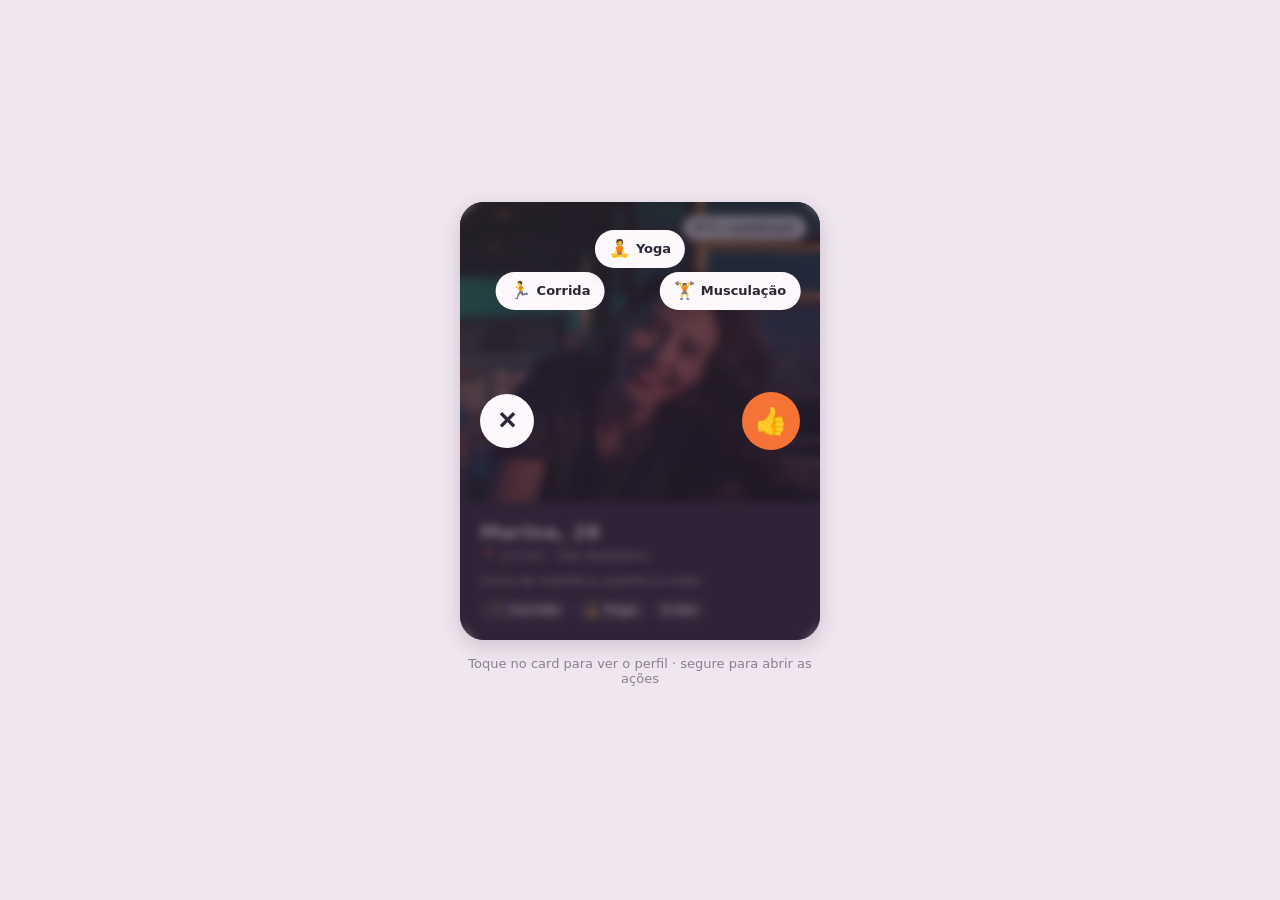
<file: preview-radial.html>
<!doctype html>
<html lang="pt-BR">
<head>
<meta charset="utf-8">
<meta name="viewport" content="width=device-width, initial-scale=1">
<title>vem — preview do menu radial</title>
<style>
  :root {
    --paper: #FCF8FC;
    --ink: #302437;
    --ink-muted: #8a7f92;
    --surface: #ffffff;
    --line: #E7DAE7;
    --vermilion: #F57335;
    --plum: #F77CC5;
    --sky: #CFE8F3;
    --amber: #FFD444;
    --sage: #CFE3C4;
    --tint-sky: #E7F2F7;
    --shadow-2: 0 6px 20px rgba(48, 36, 55, 0.18);
    --r-md: 16px;
    --r-lg: 24px;
    --r-pill: 999px;
    --ease: cubic-bezier(0.2, 0.8, 0.2, 1);
  }
  * { box-sizing: border-box; }
  body {
    margin: 0;
    min-height: 100vh;
    display: grid;
    place-items: center;
    padding: 32px;
    background: #efe6ef;
    font-family: "Nunito Sans", system-ui, -apple-system, sans-serif;
    color: var(--ink);
  }
  .stage { width: min(360px, 100%); }

  /* — Card (idêntico ao app) — */
  .match-card {
    position: relative;
    border-radius: var(--r-lg);
    overflow: hidden;
    background: var(--ink);
    box-shadow: var(--shadow-2);
    -webkit-user-select: none;
    user-select: none;
  }
  .match-card__photo {
    position: relative;
    height: 300px;
    background: linear-gradient(160deg, #dae35a, #c799c8 55%, #302437);
    overflow: hidden;
  }
  .match-card__photo .ph {
    width: 100%;
    height: 100%;
    object-fit: cover;
    object-position: center 22%;
    mix-blend-mode: multiply;
    opacity: 0.92;
  }
  .match-card__compat {
    position: absolute;
    top: 14px;
    right: 14px;
    padding: 5px 10px;
    border-radius: var(--r-pill);
    background: rgba(255, 255, 255, 0.85);
    font-size: 12px;
    font-weight: 800;
    color: var(--ink);
  }
  .match-card__body { padding: 18px 20px 20px; color: var(--paper); }
  .match-card__name { margin: 0; font-size: 20px; }
  .match-card__meta { margin: 4px 0 0; font-size: 13px; opacity: 0.8; }
  .match-card__bio { margin: 10px 0 0; font-size: 13px; opacity: 0.9; }
  .match-card__tags { display: flex; gap: 6px; margin-top: 12px; flex-wrap: wrap; }
  .tag {
    padding: 3px 10px;
    border-radius: var(--r-pill);
    background: rgba(252, 248, 252, 0.12);
    font-size: 12px;
    font-weight: 700;
  }

  /* — Menu radial — */
  .match-radial {
    position: absolute;
    inset: 0;
    z-index: 5;
    background: rgba(48, 36, 55, 0.62);
    -webkit-backdrop-filter: blur(4px);
    backdrop-filter: blur(4px);
    opacity: 0;
    pointer-events: none;
    transition: opacity 180ms var(--ease);
  }
  .match-card.is-radial-open .match-radial { opacity: 1; pointer-events: auto; }

  .match-radial__action {
    position: absolute;
    display: flex;
    align-items: center;
    justify-content: center;
    gap: 6px;
    border: 0;
    cursor: pointer;
    box-shadow: var(--shadow-2);
    -webkit-tap-highlight-color: transparent;
    transition: transform 260ms cubic-bezier(0.2, 0.9, 0.25, 1.25),
      background 160ms var(--ease), box-shadow 160ms var(--ease);
  }
  .match-radial__skip, .match-radial__connect {
    top: 50%;
    transform: translateY(-50%) scale(0);
  }
  .match-card.is-radial-open .match-radial__skip,
  .match-card.is-radial-open .match-radial__connect {
    transform: translateY(-50%) scale(1);
  }
  .match-radial__skip {
    left: 20px; width: 54px; height: 54px; border-radius: 50%;
    background: var(--paper); color: var(--ink);
    font-size: 24px; font-weight: 800;
  }
  .match-radial__connect {
    right: 20px; width: 58px; height: 58px; border-radius: 50%;
    background: var(--vermilion); color: var(--ink);
  }
  .match-radial__emoji { font-size: 26px; line-height: 1; }

  .match-radial__chips { position: absolute; inset: 0; pointer-events: none; }
  .match-radial__chip {
    position: absolute;
    left: 50%; top: 50%;
    height: 38px; padding: 0 14px;
    border-radius: var(--r-pill);
    background: var(--paper); color: var(--ink);
    font-family: inherit; font-size: 13px; font-weight: 700;
    white-space: nowrap; pointer-events: auto;
    transform: translate(-50%, -50%) translate(var(--tx, 0px), var(--ty, 0px)) scale(0);
    transition: transform 260ms cubic-bezier(0.2, 0.9, 0.25, 1.25);
  }
  .match-card.is-radial-open .match-radial__chip {
    transform: translate(-50%, -50%) translate(var(--tx, 0px), var(--ty, 0px)) scale(1);
  }
  .match-radial__chip .match-radial__emoji { font-size: 17px; }

  .hint {
    margin-top: 16px;
    text-align: center;
    font-size: 13px;
    color: var(--ink-muted);
  }
</style>
</head>
<body>
  <div class="stage">
    <article class="match-card is-radial-open">
      <div class="match-card__photo">
        <img class="ph" src="assets/img/marina.jpg" alt="">
        <span class="match-card__compat">87% combinam</span>
      </div>
      <div class="match-card__body">
        <h2 class="match-card__name">Marina, 28</h2>
        <p class="match-card__meta">📍 2,4 km · Vila Madalena</p>
        <p class="match-card__bio">Corro de manhã e cozinho à noite.</p>
        <div class="match-card__tags">
          <span class="tag">🏃 Corrida</span><span class="tag">🧘 Yoga</span><span class="tag">5 km</span>
        </div>
      </div>

      <div class="match-radial">
        <button class="match-radial__action match-radial__skip" type="button">✕</button>
        <button class="match-radial__action match-radial__connect" type="button">
          <span class="match-radial__emoji">👍</span>
        </button>
        <div class="match-radial__chips">
          <button class="match-radial__action match-radial__chip" type="button" style="--tx:-90px;--ty:-130px;transition-delay:60ms">
            <span class="match-radial__emoji">🏃</span> Corrida
          </button>
          <button class="match-radial__action match-radial__chip" type="button" style="--tx:0px;--ty:-172px;transition-delay:105ms">
            <span class="match-radial__emoji">🧘</span> Yoga
          </button>
          <button class="match-radial__action match-radial__chip" type="button" style="--tx:90px;--ty:-130px;transition-delay:150ms">
            <span class="match-radial__emoji">🏋️</span> Musculação
          </button>
        </div>
      </div>
    </article>
    <p class="hint">Toque no card para ver o perfil · segure para abrir as ações</p>
  </div>
</body>
</html>
</file>
<file: assets/fonts/fonts.css>
﻿/* Fontes self-hosted — subset latin (Google Fonts, licença OFL)
   Oswald, Jost e Nunito Sans são arquivos variáveis. */

@font-face {
  font-family: "Abril Fatface";
  font-style: normal;
  font-weight: 400;
  font-display: swap;
  src: url("abril-fatface-400.woff2") format("woff2");
}

@font-face {
  font-family: "Oswald";
  font-style: normal;
  font-weight: 200 700;
  font-display: swap;
  src: url("oswald-var.woff2") format("woff2");
}

@font-face {
  font-family: "Jost";
  font-style: normal;
  font-weight: 100 900;
  font-display: swap;
  src: url("jost-var.woff2") format("woff2");
}

@font-face {
  font-family: "Nunito Sans";
  font-style: normal;
  font-weight: 200 1000;
  font-display: swap;
  src: url("nunito-sans-var.woff2") format("woff2");
}
</file>
<file: assets/css/tokens.css>
/* =========================================================================
   VEM — Design tokens · Mineral
   Sistema “Mineral”: fundo lavanda, tinta ameixa, bordas de 1px, sem sombra.
   Regra de espaçamento: apenas múltiplos de 8 (8 · 16 · 24 · 32 · 48 · 64 · 80)
   ========================================================================= */

:root {
  color-scheme: light;

  /* ---- Superfícies ---- */
  --paper: #fcf8fc;
  --paper-soft: #fbf5fa;
  --surface: #ffffff;
  --surface-2: #ffffff;
  --paper-deep: #efe4ee;

  /* ---- Tinta ---- */
  --ink: #302437;
  --ink-2: #46334a;
  --ink-muted: #6d596d;
  --ink-ghost: #8a7689;

  /* ---- Cores de energia ---- */
  --vermilion: #f57335;
  --amber: #dae35a;
  --sky: #c799c8;
  --sage: #dae35a;
  --plum: #f77cc5;
  --purple: #66416b;
  --pink: #f77cc5;
  --slate: #c799c8;

  /* ---- Versões com contraste AA sobre a superfície (texto pequeno) ---- */
  --vermilion-ink: #a64312;
  --amber-ink: #5e6412;
  --sky-ink: #6b4370;
  --sage-ink: #5d6b2c;
  --plum-ink: #a1336f;
  --purple-ink: #55355a;

  /* ---- Tints (fundos coloridos) ---- */
  --tint-vermilion: #fde7da;
  --tint-amber: #f4f7d6;
  --tint-sky: #f1e4f1;
  --tint-sage: #eef2d4;
  --tint-plum: #fde5f2;
  --tint-purple: #efe5f0;
  --tint-slate: #f3eaf2;

  /* ---- Linhas ---- */
  --line: #e7dae7;
  --line-strong: #d6c3d6;
  --line-hair: #efe5ee;

  /* ---- Gradientes ---- */
  --grad-warm: linear-gradient(150deg, #fde7da 0%, #fde5f2 55%, #fcf8fc 100%);
  --grad-cool: linear-gradient(150deg, #f1e4f1 0%, #f4f7d6 60%, #fcf8fc 100%);
  --grad-violet: linear-gradient(155deg, #302437 0%, #4e3153 55%, #66416b 100%);
  --grad-ink: linear-gradient(160deg, #302437 0%, #4a3450 100%);
  --grad-fade-paper: linear-gradient(180deg, rgba(252, 248, 252, 0) 0%, #fcf8fc 72%);

  /* ---- Espaçamento (8px) ---- */
  --s-1: 8px;
  --s-2: 16px;
  --s-3: 24px;
  --s-4: 32px;
  --s-5: 48px;
  --s-6: 64px;
  --s-7: 80px;

  --margin: 24px;
  --gutter: 16px;

  /* ---- Raios ---- */
  --r-sm: 8px;
  --r-md: 20px;
  --r-lg: 24px;
  --r-pill: 999px;

  /* ---- Elevação (uso mínimo; cards usam borda) ---- */
  --shadow-1: 0 1px 2px rgba(48, 36, 55, 0.04);
  --shadow-2: 0 10px 30px rgba(48, 36, 55, 0.08);
  --shadow-3: 0 24px 48px rgba(48, 36, 55, 0.14);

  /* ---- Tipografia ---- */
  --font-display: "Abril Fatface", Georgia, "Times New Roman", serif;
  --font-label: "Nunito Sans", "Segoe UI", system-ui, sans-serif;
  --font-ui: "Nunito Sans", "Segoe UI", system-ui, sans-serif;
  --font-body: "Nunito Sans", "Segoe UI", system-ui, sans-serif;

  --t-display-xl: 40px;
  --t-display: 32px;
  --t-h1: 27px;
  --t-h2: 22px;
  --t-h3: 16px;
  --t-body: 14px;
  --t-sm: 13px;
  --t-xs: 11px;
  --t-label: 10px;

  /* ---- Movimento ---- */
  --ease: cubic-bezier(0.2, 0.8, 0.2, 1);
  --dur-1: 160ms;
  --dur-2: 240ms;
  --dur-3: 320ms;

  /* ---- Métricas do device ---- */
  --phone-w: 390px;
  --phone-h: 844px;
  --status-h: 46px;
  --nav-h: 78px;
  --device-scale: 1;

  /* ---- Textura (Mineral é plano: sem ruído) ---- */
  --noise-img: none;
}
</file>
<file: assets/css/base.css>
/* =========================================================================
   VEM — Base: reset, tipografia, shell do protótipo
   ========================================================================= */

*,
*::before,
*::after {
  box-sizing: border-box;
}

html {
  height: 100%;
  -webkit-text-size-adjust: 100%;
}

body {
  margin: 0;
  min-height: 100%;
  font-family: var(--font-body);
  font-size: var(--t-body);
  line-height: 20px;
  color: var(--ink);
  background: var(--paper);
  -webkit-font-smoothing: antialiased;
  -moz-osx-font-smoothing: grayscale;
  text-rendering: optimizeLegibility;
}

h1,
h2,
h3,
h4,
p,
figure,
blockquote {
  margin: 0;
}

ul,
ol {
  margin: 0;
  padding: 0;
  list-style: none;
}

img,
svg,
video {
  display: block;
  max-width: 100%;
}

[hidden] {
  display: none !important;
}

button,
input,
select,
textarea {
  font: inherit;
  color: inherit;
}

button {
  cursor: pointer;
  border: 0;
  background: none;
  padding: 0;
}

a {
  color: inherit;
}

::selection {
  background: var(--amber);
  color: var(--ink);
}

:focus-visible {
  outline: 2px solid var(--ink);
  outline-offset: 2px;
}

.theme-dark :focus-visible,
.is-dark-status :focus-visible {
  outline-color: var(--paper);
}

/* -------------------------------------------------------------------------
   Tipografia
   ------------------------------------------------------------------------- */

.eyebrow {
  display: inline-flex;
  align-items: center;
  gap: var(--s-1);
  font-family: var(--font-label);
  font-size: var(--t-label);
  font-weight: 600;
  line-height: 14px;
  letter-spacing: 0.09em;
  text-transform: uppercase;
  color: var(--ink-muted);
}

.eyebrow--accent {
  color: var(--vermilion-ink);
}

.eyebrow--amber {
  color: var(--amber-ink);
}

.display {
  font-family: var(--font-display);
  font-size: var(--t-display-xl);
  font-weight: 400;
  line-height: 44px;
  letter-spacing: -0.01em;
}

.stat {
  font-family: var(--font-display);
  font-size: var(--t-display);
  font-weight: 400;
  line-height: 32px;
  letter-spacing: -0.01em;
}

.h1 {
  font-family: var(--font-ui);
  font-size: var(--t-h1);
  font-weight: 700;
  line-height: 32px;
  letter-spacing: -0.015em;
}

.h2 {
  font-family: var(--font-ui);
  font-size: var(--t-h2);
  font-weight: 700;
  line-height: 26px;
  letter-spacing: -0.01em;
}

.h3 {
  font-family: var(--font-ui);
  font-size: var(--t-h3);
  font-weight: 700;
  line-height: 22px;
  letter-spacing: -0.005em;
}

.lede {
  font-size: var(--t-body);
  line-height: 20px;
  color: var(--ink-muted);
}

.body {
  font-size: var(--t-body);
  line-height: 20px;
}

.small {
  font-size: var(--t-sm);
  line-height: 18px;
  color: var(--ink-muted);
}

.tiny {
  font-size: var(--t-xs);
  line-height: 16px;
  color: var(--ink-muted);
}

.strong {
  font-weight: 700;
}

.muted {
  color: var(--ink-muted);
}

.ink {
  color: var(--ink);
}

/* -------------------------------------------------------------------------
   Ícones
   ------------------------------------------------------------------------- */

.icon {
  width: 24px;
  height: 24px;
  flex: none;
  fill: none;
  stroke: currentColor;
  stroke-width: 1.6;
  stroke-linecap: round;
  stroke-linejoin: round;
}

.icon--16 {
  width: 16px;
  height: 16px;
}

.icon--20 {
  width: 20px;
  height: 20px;
}

.icon--32 {
  width: 32px;
  height: 32px;
}

.icon--48 {
  width: 48px;
  height: 48px;
}

.icon--fill {
  fill: currentColor;
  stroke: none;
}

/* -------------------------------------------------------------------------
   Utilitários de layout
   ------------------------------------------------------------------------- */

.stack {
  display: flex;
  flex-direction: column;
  gap: var(--s-2);
}

.stack--1 {
  gap: var(--s-1);
}

.stack--3 {
  gap: var(--s-3);
}

.stack--4 {
  gap: var(--s-4);
}

.row {
  display: flex;
  align-items: center;
  gap: var(--s-2);
}

.row--between {
  justify-content: space-between;
}

.row--wrap {
  flex-wrap: wrap;
}

.mt-1 { margin-top: var(--s-1); }
.mt-2 { margin-top: var(--s-2); }
.mt-3 { margin-top: var(--s-3); }
.mt-4 { margin-top: var(--s-4); }
.mt-5 { margin-top: var(--s-5); }
.mt-auto { margin-top: auto; }
.mb-1 { margin-bottom: var(--s-1); }
.mb-2 { margin-bottom: var(--s-2); }
.mb-3 { margin-bottom: var(--s-3); }
.mb-4 { margin-bottom: var(--s-4); }
.mb-5 { margin-bottom: var(--s-5); }

.full {
  width: 100%;
}

.center {
  text-align: center;
}

.sr-only {
  position: absolute;
  width: 1px;
  height: 1px;
  padding: 0;
  margin: -1px;
  overflow: hidden;
  clip: rect(0 0 0 0);
  white-space: nowrap;
  border: 0;
}

.no-scrollbar {
  scrollbar-width: none;
}

.no-scrollbar::-webkit-scrollbar {
  display: none;
}

/* -------------------------------------------------------------------------
   Palco do protótipo (app.html)
   ------------------------------------------------------------------------- */

.app-page {
  min-height: 100vh;
  background: #f4eaf3;
  position: relative;
  overflow-x: hidden;
}

.app-page::before {
  content: none;
}

.app-page::after {
  content: "";
  position: fixed;
  inset: 0;
  background:
    radial-gradient(1000px 700px at 18% 20%, rgba(247, 124, 197, 0.12), transparent 60%),
    radial-gradient(900px 700px at 85% 80%, rgba(199, 153, 200, 0.18), transparent 60%);
  pointer-events: none;
  z-index: 0;
}

.stage {
  position: relative;
  z-index: 1;
  min-height: 100vh;
  display: grid;
  grid-template-columns: 280px minmax(0, auto);
  justify-content: center;
  align-items: center;
  gap: var(--s-6);
  padding: var(--s-5);
}

.stage__device {
  position: relative;
  width: calc(var(--phone-w) * var(--device-scale));
  height: calc(var(--phone-h) * var(--device-scale));
  display: grid;
  place-items: center;
  flex: none;
}

.device {
  position: relative;
  width: var(--phone-w);
  height: var(--phone-h);
  flex: none;
  border-radius: 22px;
  background: var(--paper);
  box-shadow:
    0 0 0 1px var(--line),
    0 40px 80px rgba(48, 36, 55, 0.18),
    0 12px 24px rgba(48, 36, 55, 0.1);
  transform: scale(var(--device-scale));
  transform-origin: center center;
  overflow: hidden;
  isolation: isolate;
}

.device__screen {
  position: absolute;
  inset: 0;
  border-radius: 22px;
  overflow: hidden;
  background: var(--paper);
}

.device__screen::after {
  content: none;
}

/* -------------------------------------------------------------------------
   Rail de navegação (apresentação em desktop)
   ------------------------------------------------------------------------- */

.rail {
  position: sticky;
  top: var(--s-4);
  align-self: start;
  display: flex;
  flex-direction: column;
  gap: var(--s-2);
  width: 280px;
  max-height: calc(100vh - 64px);
  padding: var(--s-1) var(--s-1) 0 0;
  overflow: hidden;
}

.rail__brand {
  display: flex;
  align-items: center;
  gap: var(--s-2);
  padding: 0 var(--s-1) var(--s-2);
  border-bottom: 1px solid var(--line);
  text-decoration: none;
}

.rail__logo {
  width: 36px;
  height: 36px;
  flex: none;
}

.rail__brand-text {
  display: grid;
}

.rail__brand-text strong {
  font-family: var(--font-display);
  font-size: 28px;
  font-weight: 400;
  line-height: 30px;
  letter-spacing: -0.01em;
}

.rail__brand-text small {
  font-family: var(--font-label);
  font-size: 10px;
  font-weight: 600;
  line-height: 16px;
  letter-spacing: 0.1em;
  text-transform: uppercase;
  color: var(--ink-muted);
}

.rail__nav {
  display: grid;
  gap: var(--s-3);
  flex: 1 1 auto;
  min-height: 0;
  overflow-y: auto;
  padding-right: 4px;
  scrollbar-width: thin;
  scrollbar-color: rgba(48, 36, 55, 0.22) transparent;
  overscroll-behavior: contain;
}

.rail__group {
  display: grid;
  gap: 2px;
}

.rail__label {
  padding: 0 var(--s-1) 4px;
  font-family: var(--font-label);
  font-size: 10px;
  font-weight: 600;
  line-height: 16px;
  letter-spacing: 0.12em;
  text-transform: uppercase;
  color: var(--ink-ghost);
}

.rail__item {
  display: flex;
  align-items: center;
  gap: var(--s-1);
  min-height: 40px;
  padding: 0 var(--s-1);
  border-radius: var(--r-sm);
  color: var(--ink-2);
  font-family: var(--font-ui);
  font-size: 13px;
  font-weight: 600;
  line-height: 20px;
  text-align: left;
  transition:
    background var(--dur-1) var(--ease),
    color var(--dur-1) var(--ease);
}

.rail__item:hover {
  background: var(--tint-sky);
}

.rail__num {
  width: 26px;
  flex: none;
  font-family: var(--font-label);
  font-size: 10px;
  font-weight: 600;
  letter-spacing: 0.08em;
  color: var(--ink-ghost);
  transition: color var(--dur-1) var(--ease);
}

.rail__item.is-active {
  background: var(--ink);
  color: var(--paper);
}

.rail__item.is-active .rail__num {
  color: var(--vermilion);
}

.rail__foot {
  display: grid;
  gap: var(--s-1);
  margin-top: auto;
  padding: var(--s-2) var(--s-1) 0;
  border-top: 1px solid var(--line);
}

.rail__hint {
  font-size: 11px;
  line-height: 16px;
  color: var(--ink-muted);
}

.rail__link {
  display: flex;
  align-items: center;
  justify-content: space-between;
  gap: var(--s-1);
  min-height: 40px;
  font-family: var(--font-ui);
  font-size: 13px;
  font-weight: 600;
  color: var(--ink);
  text-decoration: none;
  border-bottom: 1.5px solid var(--ink);
}

.rail__link:hover {
  color: var(--vermilion-ink);
  border-color: var(--vermilion-ink);
}

/* -------------------------------------------------------------------------
   Status bar
   ------------------------------------------------------------------------- */

.statusbar {
  position: absolute;
  top: 0;
  left: 0;
  right: 0;
  height: var(--status-h);
  padding: 0 var(--margin);
  display: flex;
  align-items: center;
  justify-content: space-between;
  font-family: var(--font-ui);
  font-size: 12px;
  font-weight: 800;
  line-height: 16px;
  letter-spacing: 0.01em;
  color: var(--ink);
  z-index: 60;
  pointer-events: none;
  transition: color var(--dur-2) var(--ease);
}

.is-dark-status .statusbar {
  color: var(--paper);
}

.statusbar__right {
  display: flex;
  align-items: center;
  gap: 6px;
}

.statusbar .icon,
.statusbar [data-icon] .icon {
  width: 16px;
  height: 16px;
  stroke-width: 2;
}

.statusbar__right > [data-icon] {
  display: grid;
  place-items: center;
}

.sb-signal {
  display: flex;
  align-items: flex-end;
  gap: 2px;
  height: 11px;
}

.sb-signal i {
  display: block;
  width: 2px;
  background: currentColor;
  border-radius: 1px;
}

.sb-signal i:nth-child(1) { height: 4px; }
.sb-signal i:nth-child(2) { height: 6px; }
.sb-signal i:nth-child(3) { height: 8px; }
.sb-signal i:nth-child(4) { height: 11px; }

.sb-battery {
  position: relative;
  width: 22px;
  height: 11px;
  border: 1.5px solid currentColor;
  border-radius: 3px;
  padding: 1px;
}

.sb-battery::before {
  content: "";
  display: block;
  width: 72%;
  height: 100%;
  background: currentColor;
  border-radius: 1px;
}

.sb-battery::after {
  content: "";
  position: absolute;
  right: -3px;
  top: 50%;
  transform: translateY(-50%);
  width: 2px;
  height: 4px;
  background: currentColor;
  border-radius: 1px;
}

/* -------------------------------------------------------------------------
   Telas
   ------------------------------------------------------------------------- */

.screen {
  position: absolute;
  inset: 0;
  display: flex;
  flex-direction: column;
  background: var(--paper);
  opacity: 0;
  visibility: hidden;
  pointer-events: none;
  transform: translateY(12px);
  transition:
    opacity var(--dur-2) var(--ease),
    transform var(--dur-2) var(--ease),
    visibility 0s linear var(--dur-2);
  z-index: 1;
}

.screen.is-active {
  opacity: 1;
  visibility: visible;
  pointer-events: auto;
  transform: none;
  z-index: 2;
  transition-delay: 0s, 0s, 0s;
}

.screen__scroll {
  flex: 1 1 auto;
  min-height: 0;
  overflow-y: auto;
  overflow-x: hidden;
  padding: 0 var(--margin) var(--s-4);
  scrollbar-width: none;
  overscroll-behavior: contain;
}

.screen__scroll::-webkit-scrollbar {
  display: none;
}

.screen--nav .screen__scroll {
  padding-bottom: calc(var(--nav-h) + var(--s-4));
}

.pad-status {
  padding-top: calc(var(--status-h) + var(--s-1));
}

/* -------------------------------------------------------------------------
   Topbar
   ------------------------------------------------------------------------- */

.topbar {
  position: relative;
  flex: none;
  display: flex;
  align-items: center;
  justify-content: center;
  padding: var(--status-h) var(--margin) 0;
  min-height: calc(var(--status-h) + 40px);
}

.topbar .iconbtn {
  position: absolute;
  left: 8px;
  top: calc(var(--status-h) - 4px);
}

.topbar__title {
  font-family: var(--font-ui);
  font-size: 14px;
  font-weight: 800;
  line-height: 19px;
  letter-spacing: 0;
  text-align: center;
}

.topbar__spacer {
  flex: 1;
}

/* -------------------------------------------------------------------------
   Acessibilidade / movimento
   ------------------------------------------------------------------------- */

@media (prefers-reduced-motion: reduce) {
  *,
  *::before,
  *::after {
    animation-duration: 0.01ms !important;
    animation-iteration-count: 1 !important;
    transition-duration: 0.01ms !important;
    scroll-behavior: auto !important;
  }

  .screen {
    transform: none;
  }
}

@media (max-width: 1180px) {
  .app-page {
    height: 100vh;
    height: 100dvh;
    background: var(--paper);
    overflow: hidden;
  }
  .app-page::after {
    display: none;
  }

  .stage {
    display: block;
    height: 100vh;
    height: 100dvh;
    min-height: 0;
    padding: 0;
  }

  .rail {
    display: none !important;
  }

  .stage__device {
    width: 100vw;
    height: 100vh;
    height: 100dvh;
  }

  .device {
    width: 100vw;
    height: 100vh;
    height: 100dvh;
    border-radius: 0;
    transform: none;
    box-shadow: none;
  }

  .device__screen {
    border-radius: 0;
  }
}

/* Legibilidade em desktop: em telas largas o device é exibido em escala
   reduzida; aumentamos levemente a tipografia para manter o conforto. */
@media (min-width: 1180px) {
  :root {
    --t-display-xl: 44px;
    --t-display: 36px;
    --t-h1: 30px;
    --t-h2: 24px;
    --t-h3: 18px;
    --t-body: 16px;
    --t-sm: 14px;
    --t-xs: 12px;
    --t-label: 11px;
  }
}
</file>
<file: assets/css/components.css>
/* =========================================================================
   VEM — Componentes
   ========================================================================= */

/* -------------------------------------------------------------------------
   Botões
   ------------------------------------------------------------------------- */

.btn {
  display: inline-flex;
  align-items: center;
  justify-content: center;
  gap: var(--s-1);
  min-height: 54px;
  padding: 0 var(--s-3);
  border: 1px solid transparent;
  border-radius: var(--r-md);
  background: transparent;
  color: var(--ink);
  font-family: var(--font-ui);
  font-size: 15px;
  font-weight: 800;
  line-height: 20px;
  letter-spacing: 0;
  text-decoration: none;
  transition:
    background var(--dur-1) var(--ease),
    color var(--dur-1) var(--ease),
    border-color var(--dur-1) var(--ease),
    transform var(--dur-1) var(--ease);
  -webkit-tap-highlight-color: transparent;
}

.btn .icon {
  width: 20px;
  height: 20px;
}

.btn:active {
  transform: translateY(1px);
}

.btn--primary {
  background: var(--vermilion);
  color: var(--ink);
}

.btn--primary:hover {
  background: #ef6527;
}

.btn--secondary {
  background: var(--surface);
  border-color: var(--line);
  color: var(--ink);
}

.btn--secondary:hover {
  border-color: var(--ink);
  background: var(--surface);
}

.btn--ghost {
  background: transparent;
  color: var(--ink);
  border-color: transparent;
}

.btn--ghost:hover {
  background: var(--tint-sky);
}

.btn--premium {
  background: var(--grad-violet);
  color: #fff;
}

.btn--premium:hover {
  background: var(--purple-ink);
}

.btn--danger {
  background: var(--plum-ink);
  color: #fff;
}

.btn--text {
  min-height: 48px;
  padding: 0 var(--s-1);
  color: var(--ink);
  font-weight: 700;
  text-decoration: underline;
  text-decoration-thickness: 1px;
  text-underline-offset: 4px;
  border-color: transparent;
}

.btn--text:hover {
  color: var(--vermilion-ink);
}

.btn--lg {
  min-height: 54px;
  font-size: 15px;
  padding: 0 var(--s-3);
}

.btn--block {
  width: 100%;
}

.btn--sm {
  min-height: 48px;
  padding: 0 var(--s-2);
  font-size: 14px;
}

.btn:disabled,
.btn[aria-disabled="true"] {
  background: #97999b;
  color: #ffffff;
  opacity: 1;
  cursor: not-allowed;
  box-shadow: none;
  transform: none;
}

.iconbtn {
  display: inline-grid;
  place-items: center;
  width: 48px;
  height: 48px;
  flex: none;
  border-radius: 50%;
  border: 1px solid transparent;
  background: transparent;
  color: var(--ink);
  transition:
    background var(--dur-1) var(--ease),
    border-color var(--dur-1) var(--ease);
  -webkit-tap-highlight-color: transparent;
}

.iconbtn:hover {
  background: var(--tint-sky);
}

.iconbtn--surface {
  background: var(--surface);
  border-color: var(--line);
}

.iconbtn--surface:hover {
  background: var(--surface);
  border-color: var(--ink);
}

.iconbtn__badge {
  position: absolute;
  top: 10px;
  right: 12px;
  width: 8px;
  height: 8px;
  border-radius: 50%;
  background: var(--vermilion);
  box-shadow: 0 0 0 2px var(--paper);
}

/* -------------------------------------------------------------------------
   Campos
   ------------------------------------------------------------------------- */

.field {
  display: grid;
  gap: var(--s-1);
}

.field__label {
  font-family: var(--font-ui);
  font-size: 12px;
  font-weight: 700;
  line-height: 16px;
  letter-spacing: 0;
  color: var(--ink-muted);
}

.field__hint {
  font-size: var(--t-xs);
  line-height: 16px;
  color: var(--ink-muted);
}

.field__error {
  display: none;
  align-items: center;
  gap: var(--s-1);
  font-size: var(--t-xs);
  line-height: 16px;
  color: var(--vermilion-ink);
}

.field.is-invalid .field__error {
  display: flex;
}

.field.is-invalid .input__control {
  border-color: var(--vermilion-ink);
  background: var(--tint-vermilion);
}

.input {
  position: relative;
  display: flex;
  align-items: center;
}

.input__control {
  width: 100%;
  min-height: 50px;
  padding: 0 var(--s-2);
  border: 1px solid var(--line);
  border-radius: var(--r-md);
  background: var(--surface);
  color: var(--ink);
  font-family: var(--font-body);
  font-size: var(--t-body);
  line-height: 20px;
  transition:
    border-color var(--dur-1) var(--ease),
    box-shadow var(--dur-1) var(--ease),
    background var(--dur-1) var(--ease);
  appearance: none;
}

.input__control::placeholder {
  color: var(--ink-ghost);
  opacity: 1;
}

.input__control:hover {
  border-color: var(--line-strong);
}

.input__control:focus {
  outline: none;
  border-color: var(--ink);
  background: var(--surface);
  box-shadow: 0 0 0 3px var(--tint-sky);
}

.input--icon .input__control {
  padding-left: var(--s-5);
}

.input__icon {
  position: absolute;
  left: var(--s-2);
  top: 50%;
  transform: translateY(-50%);
  width: 20px;
  height: 20px;
  color: var(--ink-muted);
  pointer-events: none;
}

.input__action {
  position: absolute;
  right: 0;
  top: 50%;
  transform: translateY(-50%);
  width: 48px;
  height: 48px;
  display: grid;
  place-items: center;
  border-radius: 50%;
  color: var(--ink-muted);
  background: transparent;
}

.input__action:hover {
  color: var(--ink);
  background: var(--tint-sky);
}

.input--action .input__control {
  padding-right: var(--s-5);
}

textarea.input__control {
  min-height: 96px;
  padding: var(--s-2);
  line-height: 20px;
  resize: none;
}

.input__count {
  position: absolute;
  right: var(--s-2);
  bottom: var(--s-1);
  font-size: 11px;
  line-height: 16px;
  color: var(--ink-muted);
}

/* -------------------------------------------------------------------------
   Chips, tags e badges
   ------------------------------------------------------------------------- */

.chip {
  display: inline-flex;
  align-items: center;
  justify-content: flex-start;
  gap: var(--s-1);
  min-height: 48px;
  padding: 0 var(--s-2);
  border: 1px solid var(--line);
  border-radius: var(--r-pill);
  background: var(--surface);
  color: var(--ink);
  font-family: var(--font-ui);
  font-size: 13px;
  font-weight: 700;
  line-height: 18px;
  letter-spacing: 0;
  white-space: nowrap;
  transition:
    background var(--dur-1) var(--ease),
    color var(--dur-1) var(--ease),
    border-color var(--dur-1) var(--ease),
    transform var(--dur-1) var(--ease);
  -webkit-tap-highlight-color: transparent;
}

.chip:hover {
  border-color: var(--ink);
}

.chip:active {
  transform: scale(0.98);
}

.chip .icon {
  width: 20px;
  height: 20px;
  color: var(--chip-ink, var(--ink-muted));
}

.chip__check {
  width: 16px;
  height: 16px;
  opacity: 0;
  transform: scale(0.6);
  transition:
    opacity var(--dur-1) var(--ease),
    transform var(--dur-1) var(--ease);
}

.chip[aria-pressed="true"] {
  background: var(--ink);
  border-color: var(--ink);
  color: var(--paper);
}

.chip[aria-pressed="true"] .icon,
.chip[aria-pressed="true"] .chip__check {
  color: var(--paper);
  opacity: 1;
  transform: none;
}

.chip--icon {
  padding-left: var(--s-1);
}

.chip--icon .chip__glyph {
  display: grid;
  place-items: center;
  width: 32px;
  height: 32px;
  border-radius: 50%;
  background: var(--tint-sky);
  color: var(--sky-ink);
  flex: none;
}

.chip--icon[aria-pressed="true"] .chip__glyph {
  background: rgba(252, 248, 252, 0.18);
  color: var(--paper);
}

.chip-grid {
  display: grid;
  grid-template-columns: 1fr 1fr;
  gap: var(--s-1);
}

.chip--compact {
  min-height: 48px;
  padding: 0 var(--s-2);
  font-size: 12px;
  gap: 6px;
}

.chip--compact > span:not(.chip__glyph):not(.chip__check) {
  min-width: 0;
  overflow: hidden;
  text-overflow: ellipsis;
}

.chip--compact .chip__check {
  display: none;
}

.chip--compact .icon {
  width: 18px;
  height: 18px;
}

.chip-row {
  display: flex;
  gap: var(--s-1);
  overflow-x: auto;
  padding-bottom: var(--s-1);
  scrollbar-width: none;
}

.chip-row::-webkit-scrollbar {
  display: none;
}

.tag {
  display: inline-flex;
  align-items: center;
  gap: var(--s-1);
  min-height: 28px;
  padding: 0 var(--s-1);
  border-radius: var(--r-pill);
  background: var(--paper-soft);
  border: 1px solid var(--line);
  font-family: var(--font-ui);
  font-size: 11px;
  font-weight: 700;
  line-height: 16px;
  color: var(--ink-muted);
  white-space: nowrap;
}

.tag--amber {
  background: var(--tint-amber);
  border-color: var(--line);
  color: var(--amber-ink);
}

.tag--sage {
  background: var(--tint-sage);
  border-color: var(--line);
  color: var(--sage-ink);
}

.badge {
  display: inline-flex;
  align-items: center;
  gap: 4px;
  min-height: 24px;
  padding: 0 var(--s-1);
  border-radius: var(--r-pill);
  background: var(--ink);
  color: var(--paper);
  font-family: var(--font-label);
  font-size: 10px;
  font-weight: 800;
  line-height: 16px;
  letter-spacing: 0.06em;
  text-transform: uppercase;
  white-space: nowrap;
}

.badge .icon {
  width: 14px;
  height: 14px;
}

.badge--amber {
  background: var(--amber);
  color: var(--ink);
}

.badge--light {
  background: var(--surface);
  color: var(--ink);
  border: 1px solid var(--line);
}

.badge--glass {
  background: rgba(48, 36, 55, 0.72);
  color: var(--paper);
  backdrop-filter: blur(8px);
}

.dot {
  width: 6px;
  height: 6px;
  border-radius: 50%;
  background: var(--vermilion);
  flex: none;
}

/* -------------------------------------------------------------------------
   Avatares
   ------------------------------------------------------------------------- */

.avatar {
  position: relative;
  width: var(--avatar-size, 48px);
  height: var(--avatar-size, 48px);
  flex: none;
  border-radius: 50%;
  overflow: hidden;
  background: var(--tint-sky);
}

.avatar img {
  width: 100%;
  height: 100%;
  object-fit: cover;
}

.avatar--sm { --avatar-size: 32px; }
.avatar--md { --avatar-size: 48px; }
.avatar--lg { --avatar-size: 64px; }
.avatar--xl { --avatar-size: 96px; }

.avatar--ring {
  box-shadow:
    0 0 0 2px var(--paper),
    0 0 0 4px var(--ring, var(--vermilion));
}

.avatar-stack {
  display: flex;
  align-items: center;
}

.avatar-stack .avatar {
  --avatar-size: 28px;
  box-shadow: 0 0 0 2px var(--paper);
  margin-left: -8px;
}

.avatar-stack .avatar:first-child {
  margin-left: 0;
}

.avatar-stack__more {
  display: grid;
  place-items: center;
  width: 28px;
  height: 28px;
  margin-left: -8px;
  border-radius: 50%;
  background: var(--ink);
  color: var(--paper);
  box-shadow: 0 0 0 2px var(--paper);
  font-family: var(--font-ui);
  font-size: 10px;
  font-weight: 600;
}

/* -------------------------------------------------------------------------
   Cards e listas
   ------------------------------------------------------------------------- */

.card {
  position: relative;
  padding: var(--s-2);
  border: 1px solid var(--line);
  border-radius: var(--r-md);
  background: var(--surface);
  box-shadow: none;
}

.card--flat {
  background: transparent;
  border-color: var(--line);
}

.card--soft {
  background: var(--paper-soft);
  border-color: transparent;
}

.card--pad {
  padding: var(--s-3);
}

.card--ink {
  background: var(--ink);
  border-color: var(--ink);
  color: var(--paper);
}

.card--ink .muted,
.card--ink .small,
.card--ink .tiny {
  color: rgba(252, 248, 252, 0.72);
}

.divider {
  height: 1px;
  background: var(--line);
  border: 0;
  margin: 0;
}

.list {
  display: flex;
  flex-direction: column;
  gap: var(--s-2);
}

.list-row {
  display: flex;
  align-items: center;
  gap: var(--s-2);
  min-height: 64px;
  width: 100%;
  text-align: left;
  color: var(--ink);
  text-decoration: none;
  border-radius: var(--r-sm);
  transition: background var(--dur-1) var(--ease);
}

.list-row:hover {
  background: var(--tint-sky);
}

.list-row__body {
  flex: 1;
  min-width: 0;
  display: grid;
  gap: 4px;
}

.list-row__title {
  font-family: var(--font-ui);
  font-size: 15px;
  font-weight: 700;
  line-height: 20px;
  letter-spacing: -0.005em;
  white-space: nowrap;
  overflow: hidden;
  text-overflow: ellipsis;
}

.list-row__sub {
  font-size: 12px;
  line-height: 16px;
  color: var(--ink-muted);
  white-space: nowrap;
  overflow: hidden;
  text-overflow: ellipsis;
}

.list-row__action {
  flex: none;
  color: var(--ink-muted);
}

.section-head {
  display: flex;
  align-items: baseline;
  justify-content: space-between;
  gap: var(--s-2);
  margin-bottom: var(--s-2);
}

.section-head__link {
  display: inline-flex;
  align-items: center;
  gap: 4px;
  font-family: var(--font-ui);
  font-size: 12px;
  font-weight: 700;
  color: var(--ink-muted);
  text-decoration: none;
  white-space: nowrap;
}

.section-head__link .icon {
  width: 16px;
  height: 16px;
}

/* -------------------------------------------------------------------------
   Segmented control
   ------------------------------------------------------------------------- */

.segmented {
  display: grid;
  grid-auto-flow: column;
  grid-auto-columns: 1fr;
  gap: 4px;
  height: 56px;
  padding: 4px;
  border-radius: 30px;
  background: var(--sky);
}

.segmented__btn {
  display: inline-flex;
  align-items: center;
  justify-content: center;
  gap: var(--s-1);
  min-height: 48px;
  padding: 0 var(--s-2);
  border-radius: 26px;
  color: var(--ink);
  font-family: var(--font-ui);
  font-size: 13px;
  font-weight: 700;
  line-height: 20px;
  transition:
    background var(--dur-1) var(--ease),
    color var(--dur-1) var(--ease);
}

.segmented__btn[aria-selected="true"] {
  background: var(--surface);
  color: var(--ink);
  font-weight: 800;
}

.segmented__count {
  font-size: 11px;
  font-weight: 700;
  color: var(--ink-muted);
}

.segmented__btn[aria-selected="true"] .segmented__count {
  color: var(--ink);
}

/* -------------------------------------------------------------------------
   Switch
   ------------------------------------------------------------------------- */

.switch {
  position: relative;
  width: 48px;
  height: 28px;
  flex: none;
  border-radius: var(--r-pill);
  background: var(--sky);
  border: 0;
  transition:
    background var(--dur-2) var(--ease),
    border-color var(--dur-2) var(--ease);
}

.switch::after {
  content: "";
  position: absolute;
  top: 3px;
  left: 3px;
  width: 20px;
  height: 20px;
  border-radius: 50%;
  background: var(--surface);
  box-shadow: 0 1px 2px rgba(48, 36, 55, 0.18);
  transition:
    transform var(--dur-2) var(--ease),
    background var(--dur-2) var(--ease);
}

.switch[aria-checked="true"] {
  background: var(--ink);
  border-color: var(--ink);
}

.switch[aria-checked="true"]::after {
  transform: translateX(20px);
  background: var(--paper);
}

.switch-row {
  display: flex;
  align-items: center;
  gap: var(--s-2);
  min-height: 72px;
  padding: var(--s-2) 0;
  cursor: pointer;
}

.switch-row__body {
  flex: 1;
  display: grid;
  gap: 4px;
}

.switch-row__title {
  font-family: var(--font-ui);
  font-size: 15px;
  font-weight: 700;
  line-height: 20px;
}

.switch-row__sub {
  font-size: 12px;
  line-height: 18px;
  color: var(--ink-muted);
}

/* -------------------------------------------------------------------------
   Progresso
   ------------------------------------------------------------------------- */

.progress {
  height: 5px;
  border-radius: var(--r-pill);
  background: var(--sky);
  overflow: hidden;
}

.progress__bar {
  height: 100%;
  border-radius: inherit;
  background: var(--ink);
  transition: width var(--dur-3) var(--ease);
}

.progress--amber .progress__bar {
  background: var(--vermilion);
}

.stepper {
  display: flex;
  gap: var(--s-1);
}

.stepper__seg {
  flex: 1;
  height: 5px;
  border-radius: var(--r-pill);
  background: var(--sky);
  overflow: hidden;
}

.stepper__seg.is-done {
  background: var(--ink);
}

.stepper__seg.is-current {
  background: var(--vermilion);
}

.ring {
  position: relative;
  display: grid;
  place-items: center;
  width: var(--ring-size, 72px);
  height: var(--ring-size, 72px);
}

.ring svg {
  position: absolute;
  inset: 0;
  width: 100%;
  height: 100%;
  transform: rotate(-90deg);
}

.ring__track {
  fill: none;
  stroke: var(--paper-deep);
  stroke-width: 6;
}

.ring__value {
  fill: none;
  stroke: var(--vermilion);
  stroke-width: 6;
  stroke-linecap: round;
  transition: stroke-dashoffset 900ms var(--ease);
}

.ring__label {
  position: relative;
  font-family: var(--font-display);
  font-size: 22px;
  line-height: 22px;
  color: var(--ink);
}

.ring__label small {
  font-family: var(--font-ui);
  font-size: 11px;
  font-weight: 500;
  color: var(--ink-muted);
}

/* -------------------------------------------------------------------------
   Bottom navigation
   ------------------------------------------------------------------------- */

.tabbar {
  position: absolute;
  left: 0;
  right: 0;
  bottom: 0;
  height: var(--nav-h);
  display: grid;
  grid-template-columns: repeat(5, 1fr);
  gap: 4px;
  padding: var(--s-1) var(--s-1) 12px;
  background: var(--paper);
  border-top: 1px solid var(--line);
  z-index: 50;
  transition: transform var(--dur-3) var(--ease);
}

.tabbar.is-hidden {
  transform: translateY(110%);
  pointer-events: none;
}

.tabbar::after {
  content: none;
}

.tab {
  position: relative;
  display: flex;
  flex-direction: column;
  align-items: center;
  justify-content: center;
  gap: 4px;
  min-height: 56px;
  border-radius: var(--r-sm);
  color: var(--ink-muted);
  font-family: var(--font-ui);
  font-size: 9px;
  font-weight: 700;
  line-height: 12px;
  letter-spacing: 0.01em;
  transition: color var(--dur-1) var(--ease);
  -webkit-tap-highlight-color: transparent;
}

.tab .icon {
  width: 20px;
  height: 20px;
  transition: transform var(--dur-2) var(--ease);
}

.tab__dot {
  width: 5px;
  height: 3px;
  border-radius: var(--r-pill);
  background: transparent;
  transition: background var(--dur-1) var(--ease);
}

.tab[aria-current="page"] {
  color: var(--ink);
  font-weight: 800;
}

.tab[aria-current="page"] .icon {
  transform: translateY(-1px);
}

.tab[aria-current="page"] .tab__dot {
  background: var(--vermilion);
}

.tab:active .icon {
  transform: scale(0.92);
}

/* -------------------------------------------------------------------------
   Card inteligente (GenUI)
   ------------------------------------------------------------------------- */

.ai-card {
  position: relative;
  padding: var(--s-2);
  border-radius: var(--r-md);
  border: 1px solid var(--line);
  background: var(--surface);
  box-shadow: none;
  overflow: hidden;
}

.ai-card::before {
  content: none;
}

.ai-card__head {
  position: relative;
  display: flex;
  align-items: center;
  justify-content: space-between;
  gap: var(--s-1);
  margin-bottom: var(--s-2);
}

.ai-card__badge {
  display: inline-flex;
  align-items: center;
  gap: 6px;
  min-height: 20px;
  padding: 0;
  border-radius: var(--r-pill);
  background: transparent;
  color: var(--ink-muted);
  font-family: var(--font-label);
  font-size: 10px;
  font-weight: 800;
  letter-spacing: 0.09em;
  text-transform: uppercase;
}

.ai-card__badge .icon {
  width: 14px;
  height: 14px;
  color: var(--plum);
}

.ai-card__time {
  font-family: var(--font-ui);
  font-size: 11px;
  line-height: 16px;
  color: var(--ink-muted);
}

.ai-card__title {
  position: relative;
  font-family: var(--font-ui);
  font-size: 22px;
  font-weight: 700;
  line-height: 26px;
  letter-spacing: -0.01em;
  margin-bottom: var(--s-1);
}

.ai-card__text {
  position: relative;
  font-size: 14px;
  line-height: 20px;
  color: var(--ink-2);
}

.ai-card__text strong {
  font-weight: 700;
  color: var(--ink);
}

.ai-card__meta {
  position: relative;
  display: flex;
  flex-wrap: wrap;
  gap: var(--s-1);
  margin: var(--s-2) 0;
}

.ai-card__meta .tag {
  background: transparent;
}

.ai-card__actions {
  position: relative;
  display: flex;
  gap: var(--s-1);
}

.ai-card__actions .btn {
  flex: 1;
}

.ai-card__actions .btn--ghost {
  flex: 0 0 auto;
  color: var(--ink-muted);
}

.ai-card.is-dismissed {
  display: none;
}

.ai-card__content {
  position: relative;
}

.ai-card__skeleton {
  position: relative;
  padding: var(--s-1) 0;
}

.ai-card__skeleton .skeleton-line {
  height: 12px;
}

.ai-card__actions .btn[aria-busy="true"] {
  pointer-events: none;
}

.ai-card--skeleton .ai-card__title,
.ai-card--skeleton .ai-card__text {
  color: transparent;
}

.skeleton-line {
  position: relative;
  height: 12px;
  border-radius: var(--r-pill);
  background: var(--paper-deep);
  overflow: hidden;
}

.skeleton-line::after {
  content: "";
  position: absolute;
  inset: 0;
  background: linear-gradient(90deg, transparent, rgba(255, 255, 255, 0.75), transparent);
  transform: translateX(-100%);
  animation: shimmer 1.2s infinite;
}

@keyframes shimmer {
  to {
    transform: translateX(100%);
  }
}

.ai-dismissed {
  display: flex;
  align-items: center;
  justify-content: space-between;
  gap: var(--s-2);
  min-height: 48px;
  padding: 0 var(--s-2);
  border-radius: var(--r-md);
  border: 1px dashed var(--line-strong);
  background: transparent;
  font-family: var(--font-ui);
  font-size: 12px;
  color: var(--ink-muted);
}

/* -------------------------------------------------------------------------
   Feedback: toast e FAB
   ------------------------------------------------------------------------- */

.toast {
  position: absolute;
  left: var(--s-3);
  right: var(--s-3);
  bottom: var(--s-3);
  z-index: 80;
  display: flex;
  align-items: center;
  gap: var(--s-2);
  min-height: 56px;
  padding: var(--s-1) var(--s-2);
  border-radius: var(--r-md);
  background: var(--ink);
  color: var(--paper);
  box-shadow: var(--shadow-3);
  transform: translateY(calc(100% + 48px));
  opacity: 0;
  transition:
    transform var(--dur-3) var(--ease),
    opacity var(--dur-2) var(--ease);
  pointer-events: none;
}

.toast.is-visible {
  transform: none;
  opacity: 1;
  pointer-events: auto;
}

.has-nav .toast {
  bottom: calc(var(--nav-h) + var(--s-2));
}

.toast__text {
  flex: 1;
  font-family: var(--font-ui);
  font-size: 13px;
  line-height: 20px;
}

.toast__action {
  flex: none;
  min-height: 40px;
  padding: 0 var(--s-1);
  color: var(--amber);
  font-family: var(--font-ui);
  font-size: 13px;
  font-weight: 800;
  text-decoration: underline;
  text-underline-offset: 3px;
}

.fab {
  position: absolute;
  right: var(--s-3);
  bottom: calc(var(--nav-h) + var(--s-2));
  z-index: 45;
  width: 56px;
  height: 56px;
  border-radius: 50%;
  display: grid;
  place-items: center;
  background: var(--ink);
  color: #ffffff;
  box-shadow: var(--shadow-2);
  transition:
    transform var(--dur-1) var(--ease),
    background var(--dur-1) var(--ease);
}

.fab:hover {
  background: var(--ink-2);
  transform: translateY(-2px);
}

/* -------------------------------------------------------------------------
   Estados vazios e avisos
   ------------------------------------------------------------------------- */

.note {
  display: flex;
  align-items: flex-start;
  gap: var(--s-1);
  padding: var(--s-2);
  border-radius: var(--r-md);
  background: var(--sky);
  color: var(--ink);
  font-size: 12px;
  line-height: 18px;
}

.note .icon {
  width: 20px;
  height: 20px;
  flex: none;
  margin-top: 2px;
}

.note--sage {
  background: var(--sky);
  color: var(--ink);
}

.note--amber {
  background: var(--sky);
  color: var(--ink);
}

.note--plum {
  background: var(--sky);
  color: var(--ink);
}

.empty {
  display: grid;
  place-items: center;
  gap: var(--s-2);
  padding: var(--s-5) var(--s-3);
  text-align: center;
}

.empty .icon {
  width: 48px;
  height: 48px;
  color: var(--ink-muted);
}

/* -------------------------------------------------------------------------
   Diversos
   ------------------------------------------------------------------------- */

.circle {
  display: grid;
  place-items: center;
  width: 48px;
  height: 48px;
  border-radius: 50%;
  flex: none;
  background: var(--tint-sky);
  color: var(--ink);
}

.circle--32 { width: 32px; height: 32px; }
.circle--40 { width: 40px; height: 40px; }
.circle--56 { width: 56px; height: 56px; }
.circle--64 { width: 64px; height: 64px; }

.circle--amber { background: var(--tint-amber); color: var(--amber-ink); }
.circle--sky { background: var(--tint-sky); color: var(--sky-ink); }
.circle--sage { background: var(--tint-sage); color: var(--sage-ink); }
.circle--plum { background: var(--tint-plum); color: var(--plum-ink); }
.circle--purple { background: var(--tint-purple); color: var(--purple-ink); }
.circle--vermilion { background: var(--tint-vermilion); color: var(--vermilion-ink); }

.hairline {
  height: 1px;
  background: var(--line-hair);
  margin: var(--s-2) 0;
}

.kbd {
  display: inline-grid;
  place-items: center;
  min-width: 24px;
  height: 24px;
  padding: 0 6px;
  border-radius: 6px;
  border: 1px solid var(--line-strong);
  background: var(--surface);
  font-family: var(--font-ui);
  font-size: 11px;
  font-weight: 700;
  color: var(--ink-muted);
}

/* =========================================================================
   RODADA DE TESTES v2 — componentes novos
   Login Google, avatar vazio, interesses em duas camadas, busca de
   atividade, verificação pendente, folha de ações e seletores.
   ========================================================================= */

/* -------------------------------------------------------------------------
   Login com Google
   ------------------------------------------------------------------------- */

.btn--google {
  min-height: 54px;
  gap: 12px;
  border-color: var(--line-strong);
  background: var(--surface);
  color: var(--ink);
  font-weight: 700;
}

.btn--google:hover {
  border-color: var(--ink);
  background: var(--surface);
}

.google-mark {
  width: 18px;
  height: 18px;
  flex: none;
}

/* -------------------------------------------------------------------------
   Avatar sem foto
   ------------------------------------------------------------------------- */

.avatar.is-empty {
  display: grid;
  place-items: center;
  background: var(--tint-sky);
  color: var(--ink-ghost);
}

.avatar__placeholder {
  display: grid;
  place-items: center;
  width: 100%;
  height: 100%;
}

.avatar__placeholder .icon {
  width: 42%;
  height: 42%;
}

.avatar--ring.is-empty {
  background: var(--tint-sky);
}

/* -------------------------------------------------------------------------
   Badge de não lidas na tabbar
   ------------------------------------------------------------------------- */

.tab__count {
  position: absolute;
  top: 6px;
  left: calc(50% + 4px);
  display: grid;
  place-items: center;
  min-width: 18px;
  height: 18px;
  padding: 0 4px;
  border-radius: var(--r-pill);
  background: var(--vermilion);
  color: var(--ink);
  font-family: var(--font-ui);
  font-size: 10px;
  font-weight: 800;
  line-height: 1;
}

/* -------------------------------------------------------------------------
   Interesses — contexto e atividades
   ------------------------------------------------------------------------- */

.chip__emoji {
  font-size: 14px;
  line-height: 1;
}

.chip-row--wrap {
  flex-wrap: wrap;
  overflow: visible;
  padding-bottom: 0;
  row-gap: var(--s-1);
}

.specific-tags {
  display: flex;
  flex-wrap: wrap;
  gap: var(--s-1);
  margin-top: var(--s-2);
}

.specific-tags__empty {
  font-family: var(--font-ui);
  font-size: 12px;
  line-height: 18px;
  color: var(--ink-ghost);
}

.activity-chip {
  display: inline-flex;
  align-items: center;
  gap: 6px;
  min-height: 40px;
  padding: 0 4px 0 12px;
  border: 1px solid var(--line);
  border-radius: var(--r-pill);
  background: var(--surface);
  font-family: var(--font-ui);
  font-size: 13px;
  font-weight: 700;
  color: var(--ink);
}

.activity-chip.is-favorite {
  border-color: transparent;
  background: var(--tint-amber);
  color: var(--amber-ink);
}

.activity-chip__emoji {
  font-size: 14px;
  line-height: 1;
}

.activity-chip__flag {
  font-size: 11px;
  line-height: 1;
}

.activity-chip__remove {
  display: grid;
  place-items: center;
  width: 32px;
  height: 32px;
  border-radius: 50%;
  color: inherit;
}

.activity-chip__remove:hover {
  background: rgba(48, 36, 55, 0.08);
}

.activity-chip__remove .icon {
  width: 14px;
  height: 14px;
}

/* Sugestões de atividade */

.activity-suggest {
  margin-top: var(--s-1);
  border: 1px solid var(--line);
  border-radius: var(--r-md);
  background: var(--surface);
  overflow: hidden;
}

.suggest__item {
  display: flex;
  align-items: center;
  gap: var(--s-1);
  width: 100%;
  min-height: 48px;
  padding: 0 12px;
  border-bottom: 1px solid var(--line-hair);
  text-align: left;
  font-family: var(--font-ui);
  font-size: 14px;
  font-weight: 600;
  color: var(--ink);
}

.suggest__item:last-child {
  border-bottom: 0;
}

.suggest__item:hover {
  background: var(--tint-sky);
}

.suggest__emoji {
  width: 24px;
  text-align: center;
  font-size: 16px;
  line-height: 1;
}

.suggest__action {
  margin-left: auto;
  font-size: 11px;
  font-weight: 800;
  letter-spacing: 0.06em;
  text-transform: uppercase;
  color: var(--vermilion-ink);
}

.suggest__item--custom {
  background: var(--tint-amber);
}

.suggest__item--custom .suggest__action {
  color: var(--amber-ink);
}

.suggest__empty {
  padding: 12px;
}

/* -------------------------------------------------------------------------
   Verificação pendente — banner e lista
   ------------------------------------------------------------------------- */

.verify-banner {
  display: flex;
  align-items: center;
  gap: 12px;
  width: 100%;
  min-height: 64px;
  padding: 8px 12px;
  border: 1px solid var(--line);
  border-radius: var(--r-md);
  background: var(--surface);
  text-align: left;
  color: var(--ink);
  transition: border-color var(--dur-1) var(--ease);
}

.verify-banner:hover {
  border-color: var(--ink);
}

.verify-banner__body {
  flex: 1;
  min-width: 0;
  display: grid;
  gap: 2px;
}

.verify-banner__body strong {
  font-family: var(--font-ui);
  font-size: 13px;
  font-weight: 800;
  line-height: 18px;
}

.verify-banner__body small {
  font-size: 11.5px;
  line-height: 16px;
  color: var(--ink-muted);
}

.verify-banner > .icon {
  width: 16px;
  height: 16px;
  flex: none;
  color: var(--ink-muted);
}

.verify-list {
  display: grid;
  gap: var(--s-1);
  list-style: none;
  font-size: 13px;
  line-height: 19px;
  color: var(--ink-2);
}

.verify-list li {
  display: flex;
  align-items: flex-start;
  gap: var(--s-1);
}

.verify-list__mark {
  display: grid;
  place-items: center;
  width: 20px;
  height: 20px;
  flex: none;
  border-radius: 50%;
  background: var(--tint-sage);
  color: var(--sage-ink);
  font-size: 11px;
  font-weight: 800;
}

.verify-list li:last-child .verify-list__mark,
.verify-list li:nth-child(3) .verify-list__mark {
  background: var(--tint-sky);
}

/* -------------------------------------------------------------------------
   Upload de documento
   ------------------------------------------------------------------------- */

.upload-zone {
  display: flex;
  align-items: center;
  gap: 12px;
  width: 100%;
  min-height: 64px;
  padding: 12px 16px;
  border: 1px dashed var(--line-strong);
  border-radius: var(--r-md);
  background: var(--surface);
  text-align: left;
  color: var(--ink);
  transition: border-color var(--dur-1) var(--ease);
}

.upload-zone:hover {
  border-color: var(--ink);
}

.upload-zone > .icon {
  width: 20px;
  height: 20px;
  flex: none;
  color: var(--ink-muted);
}

.upload-zone strong {
  display: block;
  font-family: var(--font-ui);
  font-size: 13px;
  font-weight: 800;
  line-height: 18px;
}

.upload-zone small {
  display: block;
  font-size: 11px;
  line-height: 15px;
  color: var(--ink-muted);
}

/* -------------------------------------------------------------------------
   Folha de ações (bottom sheet)
   ------------------------------------------------------------------------- */

.sheet {
  position: absolute;
  inset: 0;
  z-index: 70;
  display: flex;
  align-items: flex-end;
}

.sheet__scrim {
  position: absolute;
  inset: 0;
  background: rgba(48, 36, 55, 0.44);
}

.sheet__panel {
  position: relative;
  display: flex;
  flex-direction: column;
  gap: var(--s-1);
  width: 100%;
  max-height: 82%;
  padding: var(--s-2) var(--margin) var(--s-3);
  border-radius: var(--r-lg) var(--r-lg) 0 0;
  background: var(--paper);
  animation: sheet-up var(--dur-3) var(--ease);
}

.sheet__head {
  display: flex;
  align-items: center;
  justify-content: space-between;
  gap: var(--s-1);
  flex: none;
}

.sheet__head .h3 {
  font-size: 18px;
}

.sheet__body {
  min-height: 0;
  overflow-y: auto;
  overscroll-behavior: contain;
}

@keyframes sheet-up {
  from {
    transform: translateY(24px);
    opacity: 0;
  }
  to {
    transform: none;
    opacity: 1;
  }
}

/* -------------------------------------------------------------------------
   Seletores de atividade e de pessoa
   ------------------------------------------------------------------------- */

.picker-grid {
  display: grid;
  grid-template-columns: repeat(2, minmax(0, 1fr));
  gap: var(--s-1);
}

.picker-item {
  display: flex;
  align-items: center;
  gap: var(--s-1);
  min-height: 56px;
  padding: 8px 12px;
  border: 1px solid var(--line);
  border-radius: var(--r-md);
  background: var(--surface);
  text-align: left;
  font-family: var(--font-ui);
  font-size: 13px;
  font-weight: 700;
  color: var(--ink);
}

.picker-item:hover {
  border-color: var(--ink);
}

.picker-item__emoji {
  display: grid;
  place-items: center;
  width: 32px;
  height: 32px;
  flex: none;
  border-radius: 50%;
  background: var(--tint-sky);
  font-size: 16px;
  line-height: 1;
}

.picker-item__label {
  min-width: 0;
}

.picker-list {
  display: grid;
}

.picker-row {
  display: flex;
  align-items: center;
  gap: 12px;
  min-height: 56px;
  padding: 8px 0;
  border-bottom: 1px solid var(--line-hair);
  text-align: left;
}

.picker-row:last-child {
  border-bottom: 0;
}

.picker-row__emoji {
  display: grid;
  place-items: center;
  width: 40px;
  height: 40px;
  flex: none;
  border-radius: 50%;
  background: var(--tint-sky);
  font-size: 18px;
  line-height: 1;
  overflow: hidden;
}

.picker-row__avatar {
  width: 40px;
  height: 40px;
  object-fit: cover;
}

.picker-row__body {
  flex: 1;
  min-width: 0;
  display: grid;
  gap: 2px;
}

.picker-row__body strong {
  font-family: var(--font-ui);
  font-size: 13px;
  font-weight: 800;
  line-height: 18px;
}

.picker-row__body small {
  font-size: 11px;
  line-height: 15px;
  color: var(--ink-muted);
}

.picker-row__action {
  flex: none;
  font-family: var(--font-ui);
  font-size: 11px;
  font-weight: 800;
  letter-spacing: 0.06em;
  text-transform: uppercase;
  color: var(--vermilion-ink);
}

/* -------------------------------------------------------------------------
   Sinais de atividade no perfil
   ------------------------------------------------------------------------- */

.signal-list {
  display: grid;
  gap: var(--s-1);
}

.signal {
  display: flex;
  align-items: center;
  gap: 12px;
  padding: 8px 8px 8px 8px;
  border: 1px solid var(--line);
  border-radius: var(--r-md);
  background: var(--surface);
}

.signal__emoji {
  display: grid;
  place-items: center;
  width: 32px;
  height: 32px;
  flex: none;
  border-radius: 50%;
  background: var(--tint-amber);
  font-size: 15px;
  line-height: 1;
}

.signal__body {
  flex: 1;
  min-width: 0;
  display: grid;
  gap: 2px;
}

.signal__body strong {
  font-family: var(--font-ui);
  font-size: 13px;
  font-weight: 800;
  line-height: 18px;
}

.signal__body .tiny {
  margin: 0;
}

.signal__remove {
  display: grid;
  place-items: center;
  width: 40px;
  height: 40px;
  flex: none;
  border-radius: 50%;
  color: var(--ink-muted);
}

.signal__remove:hover {
  background: var(--tint-sky);
  color: var(--ink);
}

.signal__remove .icon {
  width: 16px;
  height: 16px;
}

/* -------------------------------------------------------------------------
   Credencial de educador
   ------------------------------------------------------------------------- */

.profile__educator {
  display: inline-flex;
  align-items: center;
  gap: 6px;
  margin-top: var(--s-2);
  padding: 6px 12px;
  border-radius: var(--r-pill);
  background: var(--tint-purple);
  color: var(--purple-ink);
  font-family: var(--font-ui);
  font-size: 12px;
  font-weight: 700;
  line-height: 16px;
}

.profile__educator .icon {
  width: 14px;
  height: 14px;
}
</file>
<file: assets/css/site.css>
/* =========================================================================
   VEM — Página de apresentação · Mineral
   Lavanda, tinta ameixa, bordas finas e tipografia Nunito Sans.
   ========================================================================= */

:root {
  --wrap: 1200px;
  --header-h: 76px;
}

*,
*::before,
*::after {
  box-sizing: border-box;
}

html {
  scroll-behavior: smooth;
  scroll-padding-top: 96px;
}

body.site-page {
  margin: 0;
  min-height: 100%;
  overflow-x: hidden;
  background-color: var(--paper);
  color: var(--ink);
  font-family: var(--font-body);
  font-size: 16px;
  line-height: 24px;
  -webkit-font-smoothing: antialiased;
  -moz-osx-font-smoothing: grayscale;
  text-rendering: optimizeLegibility;
}

body.site-page::before {
  content: none;
}

::selection {
  background: var(--amber);
  color: var(--ink);
}

a {
  color: inherit;
}

.site-page :focus-visible {
  outline: 2px solid var(--vermilion-ink);
  outline-offset: 3px;
  border-radius: 4px;
}

code {
  padding: 2px 5px;
  border-radius: 4px;
  background: var(--tint-sky);
  font-family: "SFMono-Regular", Consolas, monospace;
  font-size: 0.86em;
}

.wrap {
  position: relative;
  z-index: 1;
  width: 100%;
  max-width: var(--wrap);
  margin: 0 auto;
  padding: 0 40px;
}

.skip {
  position: fixed;
  top: 12px;
  left: 12px;
  z-index: 100;
  padding: 12px 18px;
  border-radius: 8px;
  background: var(--ink);
  color: var(--paper);
  font-family: var(--font-ui);
  font-weight: 600;
  text-decoration: none;
  transform: translateY(-160%);
  transition: transform var(--dur-2) var(--ease);
}

.skip:focus {
  transform: translateY(0);
}

/* -------------------------------------------------------------------------
   Header
   ------------------------------------------------------------------------- */

.site-header {
  position: sticky;
  top: 0;
  z-index: 50;
  border-bottom: 1px solid transparent;
  background: rgba(252, 248, 252, 0.86);
  backdrop-filter: blur(14px) saturate(1.15);
  -webkit-backdrop-filter: blur(14px) saturate(1.15);
  transition:
    border-color var(--dur-2) var(--ease),
    background var(--dur-2) var(--ease);
}

.site-header.is-scrolled {
  border-bottom-color: var(--line);
  background: rgba(252, 248, 252, 0.96);
}

.site-header__inner {
  display: flex;
  align-items: center;
  justify-content: space-between;
  gap: var(--s-3);
  min-height: var(--header-h);
}

.brand {
  display: inline-flex;
  align-items: center;
  gap: 12px;
  min-height: 48px;
  text-decoration: none;
}

.brand__logo {
  width: 40px;
  height: 40px;
  flex: none;
}

.brand__text {
  display: grid;
  line-height: 1;
}

.brand__text strong {
  font-family: var(--font-display);
  font-size: 29px;
  font-weight: 400;
  letter-spacing: -0.01em;
}

.brand__text small {
  margin-top: 4px;
  font-family: var(--font-label);
  font-size: 9px;
  font-weight: 600;
  letter-spacing: 0.14em;
  text-transform: uppercase;
  color: var(--ink-ghost);
}

.site-nav {
  display: flex;
  align-items: center;
  gap: 4px;
  margin-left: auto;
}

.site-nav a {
  display: inline-flex;
  align-items: center;
  min-height: 48px;
  padding: 0 14px;
  border-radius: 999px;
  color: var(--ink-2);
  font-family: var(--font-ui);
  font-size: 14px;
  font-weight: 600;
  text-decoration: none;
  transition:
    background var(--dur-1) var(--ease),
    color var(--dur-1) var(--ease);
}

.site-nav a:hover {
  background: var(--tint-sky);
}

.site-nav a.is-active {
  background: var(--ink);
  color: var(--paper);
}

.site-header__cta {
  display: inline-flex;
  align-items: center;
  gap: 8px;
  min-height: 48px;
  padding: 0 20px;
  border-radius: 999px;
  background: var(--surface);
  border: 1px solid var(--line);
  color: var(--ink);
  font-family: var(--font-ui);
  font-size: 14px;
  font-weight: 700;
  text-decoration: none;
  transition:
    background var(--dur-1) var(--ease),
    color var(--dur-1) var(--ease),
    transform var(--dur-1) var(--ease);
}

.site-header__cta:hover {
  background: var(--ink);
  color: var(--paper);
  transform: translateY(-1px);
}

/* -------------------------------------------------------------------------
   Hero
   ------------------------------------------------------------------------- */

.hero {
  position: relative;
  padding: 88px 0 0;
  overflow: hidden;
}

.hero::before {
  content: "";
  position: absolute;
  inset: 0;
  pointer-events: none;
  background:
    radial-gradient(circle at 84% 16%, rgba(74, 168, 216, 0.12), transparent 42%),
    radial-gradient(circle at 6% 10%, rgba(245, 162, 63, 0.14), transparent 36%);
}

.hero__grid {
  display: grid;
  grid-template-columns: minmax(0, 1.02fr) minmax(0, 0.98fr);
  align-items: center;
  gap: 64px;
  padding-bottom: 48px;
}

.eyebrow {
  display: flex;
  align-items: center;
  gap: 10px;
  margin: 0 0 20px;
  font-family: var(--font-label);
  font-size: 11px;
  font-weight: 600;
  letter-spacing: 0.16em;
  line-height: 16px;
  text-transform: uppercase;
  color: var(--ink-muted);
}

.eyebrow__dot {
  width: 8px;
  height: 8px;
  border-radius: 50%;
  background: var(--vermilion);
}

.eyebrow--light {
  color: rgba(252, 248, 252, 0.66);
}

.hero__title {
  max-width: 11ch;
  margin: 0;
  font-family: var(--font-ui);
  font-size: clamp(48px, 6.2vw, 82px);
  font-weight: 800;
  line-height: 0.98;
  letter-spacing: -0.035em;
}

.hero__title em {
  font-style: normal;
  color: var(--vermilion-ink);
  text-decoration: underline;
  text-decoration-color: rgba(245, 115, 53, 0.34);
  text-decoration-thickness: 7px;
  text-underline-offset: 6px;
}

.hero__lead {
  max-width: 50ch;
  margin: 28px 0 0;
  color: var(--ink-2);
  font-size: 18px;
  line-height: 30px;
}

.hero__actions {
  display: flex;
  flex-wrap: wrap;
  gap: 12px;
  margin-top: 32px;
}

.hero__stats {
  display: flex;
  flex-wrap: wrap;
  gap: 40px;
  margin: 48px 0 0;
  padding-top: 24px;
  border-top: 1px solid var(--line);
}

.hero__stats div {
  display: grid;
  gap: 2px;
}

.hero__stats dt {
  font-family: var(--font-label);
  font-size: 10px;
  font-weight: 600;
  letter-spacing: 0.12em;
  text-transform: uppercase;
  color: var(--ink-ghost);
}

.hero__stats dd {
  margin: 0;
  font-family: var(--font-ui);
  font-size: 36px;
  font-weight: 800;
  line-height: 1;
  letter-spacing: -0.03em;
}

.hero__stats small {
  margin-left: 2px;
  font-family: var(--font-label);
  font-size: 13px;
  letter-spacing: 0.06em;
  color: var(--ink-muted);
}

.hero__visual {
  position: relative;
  display: grid;
  place-items: center;
  min-height: 620px;
}

.hero__halo {
  position: absolute;
  width: 460px;
  height: 460px;
  border-radius: 50%;
  background: radial-gradient(circle at 35% 30%, #fbe1f0 0%, #efe0f1 52%, rgba(252, 248, 252, 0) 72%);
  filter: blur(2px);
}

.hero__arc {
  position: absolute;
  width: 520px;
  height: 520px;
  border: 1px dashed rgba(48, 36, 55, 0.16);
  border-radius: 50%;
}

.device {
  position: relative;
  z-index: 1;
  width: 300px;
  height: auto;
  aspect-ratio: auto;
  border: 9px solid var(--ink);
  border-radius: 31px;
  background: var(--ink);
  overflow: hidden;
  box-shadow:
    0 40px 80px rgba(48, 36, 55, 0.2),
    0 8px 24px rgba(48, 36, 55, 0.1);
}

.device img {
  display: block;
  width: 100%;
  height: auto;
  border-radius: 22px;
  object-fit: contain;
}

.device--hero {
  transform: rotate(-2.5deg);
}

.float-card {
  position: absolute;
  z-index: 2;
  display: flex;
  align-items: center;
  gap: 12px;
  padding: 12px 16px;
  border: 1px solid var(--line);
  border-radius: 20px;
  background: var(--surface);
  box-shadow: var(--shadow-2);
  font-family: var(--font-ui);
  backdrop-filter: blur(6px);
}

.float-card::after {
  content: "";
  position: absolute;
  inset: 0;
  border-radius: inherit;
  box-shadow: inset 0 0 0 1px rgba(255, 255, 255, 0.5);
  pointer-events: none;
}

.float-card--match {
  top: 13%;
  left: -26px;
  transform: rotate(-3deg);
}

.float-card__avatar {
  width: 40px;
  height: 40px;
  flex: none;
  border-radius: 50%;
  object-fit: cover;
  border: 2px solid var(--surface);
}

.float-card__body {
  display: grid;
  line-height: 1.2;
}

.float-card__body strong {
  font-size: 14px;
  font-weight: 600;
}

.float-card__body span {
  font-size: 12px;
  color: var(--ink-muted);
}

.float-card--ai {
  right: -34px;
  bottom: 22%;
  display: grid;
  gap: 3px;
  width: 230px;
  transform: rotate(2deg);
}

.float-card__label {
  display: inline-flex;
  align-items: center;
  gap: 6px;
  font-family: var(--font-label);
  font-size: 9px;
  font-weight: 600;
  letter-spacing: 0.14em;
  text-transform: uppercase;
  color: var(--vermilion-ink);
}

.float-card__spark {
  width: 8px;
  height: 8px;
  border-radius: 2px;
  background: var(--vermilion);
  transform: rotate(45deg);
  flex: none;
}

.float-card--ai strong {
  font-size: 15px;
  font-weight: 600;
}

.float-card--ai > span:last-child {
  font-size: 12px;
  color: var(--ink-muted);
}

.float-card--tag {
  bottom: 7%;
  left: -14px;
  gap: 8px;
  padding: 10px 14px;
  font-family: var(--font-ui);
  font-size: 12px;
  font-weight: 600;
  color: var(--ink-2);
  transform: rotate(-1.5deg);
}

.float-card__check {
  display: grid;
  place-items: center;
  width: 22px;
  height: 22px;
  border-radius: 50%;
  background: var(--sage);
  color: var(--ink);
  font-size: 12px;
  font-weight: 700;
}

.hero__ticker {
  position: relative;
  z-index: 1;
  display: flex;
  overflow: hidden;
  border-top: 1px solid var(--line);
  border-bottom: 1px solid var(--line);
  background: rgba(252, 248, 252, 0.55);
  mask-image: linear-gradient(90deg, transparent, #000 6%, #000 94%, transparent);
  -webkit-mask-image: linear-gradient(90deg, transparent, #000 6%, #000 94%, transparent);
}

.hero__ticker-track {
  display: flex;
  align-items: center;
  gap: 28px;
  padding: 16px 0;
  width: max-content;
  font-family: var(--font-label);
  font-size: 12px;
  font-weight: 600;
  letter-spacing: 0.2em;
  text-transform: uppercase;
  color: var(--ink-muted);
  animation: ticker 34s linear infinite;
}

.hero__ticker-track span:nth-child(odd) {
  white-space: nowrap;
}

.hero__ticker-track span:nth-child(even) {
  color: var(--vermilion);
}

@keyframes ticker {
  to {
    transform: translateX(-33.3333%);
  }
}

/* -------------------------------------------------------------------------
   Seções
   ------------------------------------------------------------------------- */

.section {
  position: relative;
  padding: 96px 0;
  border-top: 1px solid var(--line);
}

.section--paper {
  background: linear-gradient(180deg, rgba(252, 248, 252, 0.74), rgba(231, 218, 231, 0.2));
}

.section__head {
  max-width: 820px;
  margin-bottom: 56px;
}

.section__head--split {
  display: grid;
  grid-template-columns: minmax(0, 1.05fr) minmax(0, 0.95fr);
  align-items: end;
  gap: 48px;
  max-width: none;
}

.section__title {
  margin: 0;
  font-family: var(--font-ui);
  font-size: clamp(34px, 4.2vw, 54px);
  font-weight: 800;
  line-height: 1.02;
  letter-spacing: -0.03em;
}

.section__lead {
  max-width: 62ch;
  margin: 24px 0 0;
  color: var(--ink-muted);
  font-size: 17px;
  line-height: 29px;
}

.section__lead--right {
  justify-self: end;
  max-width: 44ch;
  margin: 0;
}

/* -------------------------------------------------------------------------
   Conceito
   ------------------------------------------------------------------------- */

.concept {
  display: grid;
  grid-template-columns: repeat(3, minmax(0, 1fr));
  gap: 20px;
}

.concept__card {
  display: flex;
  flex-direction: column;
  min-height: 320px;
  padding: 28px;
  border: 1px solid var(--line);
  border-radius: 24px;
  background: var(--surface);
  transition:
    transform var(--dur-2) var(--ease),
    box-shadow var(--dur-2) var(--ease);
}

.concept__card:hover {
  transform: translateY(-4px);
  box-shadow: var(--shadow-2);
}

.concept__media {
  position: relative;
  margin: -28px -28px 24px;
  border-radius: 23px 23px 0 0;
  overflow: hidden;
  background: var(--paper);
}

.concept__media img {
  display: block;
  width: 100%;
  height: auto;
  transition: transform var(--dur-3) var(--ease);
}

.concept__card:hover .concept__media img {
  transform: scale(1.03);
}

.concept__num {
  position: absolute;
  top: 16px;
  left: 16px;
  padding: 6px 10px;
  border-radius: 999px;
  background: rgba(252, 248, 252, 0.94);
  color: var(--ink);
  font-family: var(--font-label);
  font-size: 11px;
  font-weight: 600;
  letter-spacing: 0.16em;
  line-height: 1;
  -webkit-backdrop-filter: blur(8px);
  backdrop-filter: blur(8px);
}

.concept__card h3 {
  margin: 0 0 12px;
  font-family: var(--font-ui);
  font-size: 28px;
  font-weight: 700;
  line-height: 1.06;
  letter-spacing: -0.025em;
}

.concept__card p {
  margin: 0;
  color: var(--ink-2);
  font-size: 15px;
  line-height: 25px;
}

.concept__foot {
  margin-top: auto;
  padding-top: 24px;
  font-family: var(--font-label);
  font-size: 10px;
  font-weight: 600;
  letter-spacing: 0.14em;
  text-transform: uppercase;
  color: var(--ink-ghost);
}

.concept__card--problem {
  background: var(--paper-deep);
  border-color: rgba(48, 36, 55, 0.1);
}

.concept__card--solution {
  background: var(--ink);
  border-color: var(--ink);
  color: var(--paper);
}

.concept__card--solution p {
  color: rgba(252, 248, 252, 0.74);
}

.concept__card--solution .concept__foot {
  color: var(--plum);
}

.principles {
  display: grid;
  grid-template-columns: repeat(3, minmax(0, 1fr));
  gap: 32px;
  margin-top: 56px;
  padding-top: 32px;
  border-top: 1px solid var(--line);
}

.principles__item {
  display: flex;
  align-items: flex-start;
  gap: 16px;
}

.principles__mark {
  display: grid;
  place-items: center;
  width: 36px;
  height: 36px;
  flex: none;
  border: 1px solid var(--line-strong);
  border-radius: 50%;
  font-family: var(--font-label);
  font-size: 12px;
  font-weight: 600;
  color: var(--vermilion-ink);
}

.principles__item h4 {
  margin: 0 0 6px;
  font-family: var(--font-ui);
  font-size: 16px;
  font-weight: 600;
  line-height: 24px;
}

.principles__item p {
  margin: 0;
  color: var(--ink-muted);
  font-size: 14px;
  line-height: 22px;
}

/* -------------------------------------------------------------------------
   Sistema
   ------------------------------------------------------------------------- */

.system {
  display: grid;
  grid-template-columns: repeat(2, minmax(0, 1fr));
  gap: 20px;
}

.system__block {
  padding: 28px;
  border: 1px solid var(--line);
  border-radius: 24px;
  background: var(--surface);
}

.system__block--wide {
  grid-column: 1 / -1;
}

.system__label {
  display: flex;
  align-items: baseline;
  justify-content: space-between;
  gap: 16px;
  margin-bottom: 24px;
  padding-bottom: 12px;
  border-bottom: 1px solid var(--line);
}

.system__label > span {
  font-family: var(--font-label);
  font-size: 12px;
  font-weight: 600;
  letter-spacing: 0.16em;
  text-transform: uppercase;
}

.system__label small {
  font-size: 12px;
  color: var(--ink-ghost);
  text-align: right;
}

.palette {
  display: grid;
  grid-template-columns: repeat(4, minmax(0, 1fr));
  gap: 12px;
  margin: 0;
  padding: 0;
  list-style: none;
}

.swatch {
  display: grid;
  gap: 8px;
}

.swatch__chip {
  display: block;
  height: 58px;
  border-radius: 12px;
  background: var(--swatch);
  border: 1px solid rgba(48, 36, 55, 0.1);
  box-shadow: inset 0 1px 0 rgba(255, 255, 255, 0.35);
}

.swatch__meta {
  display: grid;
  line-height: 1.3;
}

.swatch__meta strong {
  font-family: var(--font-ui);
  font-size: 12.5px;
  font-weight: 600;
}

.swatch__meta small {
  font-family: var(--font-label);
  font-size: 10px;
  letter-spacing: 0.08em;
  color: var(--ink-ghost);
}

.system__note {
  margin: 20px 0 0;
  padding-top: 14px;
  border-top: 1px solid var(--line-hair);
  color: var(--ink-muted);
  font-size: 12.5px;
  line-height: 20px;
}

.system__note strong {
  color: var(--ink);
}

.type {
  display: grid;
}

.type__row {
  display: grid;
  grid-template-columns: 150px minmax(0, 1fr);
  gap: 20px;
  align-items: center;
  padding: 16px 0;
  border-top: 1px solid var(--line-hair);
}

.type__row:first-child {
  border-top: 0;
  padding-top: 0;
}

.type__row:last-child {
  padding-bottom: 0;
}

.type__meta {
  display: grid;
  gap: 2px;
}

.type__meta strong {
  font-family: var(--font-ui);
  font-size: 13px;
  font-weight: 600;
}

.type__meta span {
  font-size: 11px;
  line-height: 16px;
  color: var(--ink-ghost);
}

.type__sample {
  margin: 0;
  overflow: hidden;
  text-overflow: ellipsis;
}

.type__sample--display {
  font-family: var(--font-display);
  font-size: 34px;
  line-height: 1.05;
}

.type__sample--title {
  font-family: var(--font-ui);
  font-size: 27px;
  font-weight: 800;
  line-height: 1.1;
  letter-spacing: -0.03em;
}

.type__sample--label {
  font-family: var(--font-label);
  font-size: 19px;
  font-weight: 600;
  letter-spacing: 0.12em;
  line-height: 1.3;
  text-transform: uppercase;
}

.type__sample--ui {
  font-family: var(--font-ui);
  font-size: 22px;
  font-weight: 700;
  line-height: 1.2;
}

.type__sample--body {
  font-size: 16px;
  line-height: 25px;
}

.spacing {
  display: flex;
  align-items: flex-end;
  gap: 14px;
  min-height: 84px;
  margin: 0;
  padding: 0 0 26px;
  list-style: none;
}

.spacing li {
  position: relative;
  width: var(--bar);
  min-width: 8px;
  height: 52px;
  border-radius: 4px 4px 0 0;
  background: linear-gradient(180deg, var(--ink-2), var(--ink));
}

.spacing li span {
  position: absolute;
  top: calc(100% + 8px);
  left: 0;
  font-family: var(--font-label);
  font-size: 10px;
  letter-spacing: 0.08em;
  color: var(--ink-muted);
}

.components {
  display: grid;
  gap: 24px;
}

.components__group {
  display: grid;
  gap: 10px;
}

.components__caption {
  font-family: var(--font-label);
  font-size: 10px;
  font-weight: 600;
  letter-spacing: 0.14em;
  text-transform: uppercase;
  color: var(--ink-ghost);
}

.components__row {
  display: flex;
  flex-wrap: wrap;
  gap: 10px;
  align-items: center;
}

.components__input {
  max-width: 380px;
}

/* -------------------------------------------------------------------------
   Leis
   ------------------------------------------------------------------------- */

.laws {
  display: grid;
  grid-template-columns: repeat(3, minmax(0, 1fr));
  gap: 32px 28px;
}

.law {
  position: relative;
  display: flex;
  flex-direction: column;
  padding-top: 20px;
  border-top: 2px solid var(--ink);
}

.law__num {
  font-family: var(--font-label);
  font-size: 10px;
  font-weight: 600;
  letter-spacing: 0.16em;
  color: var(--vermilion-ink);
}

.law h3 {
  margin: 12px 0 10px;
  font-family: var(--font-ui);
  font-size: 24px;
  font-weight: 700;
  line-height: 1.1;
  letter-spacing: -0.02em;
}

.law p {
  margin: 0 0 20px;
  color: var(--ink-muted);
  font-size: 14.5px;
  line-height: 24px;
}

.law__tag {
  margin-top: auto;
  font-family: var(--font-label);
  font-size: 9.5px;
  font-weight: 600;
  letter-spacing: 0.14em;
  text-transform: uppercase;
  color: var(--ink-ghost);
}

/* -------------------------------------------------------------------------
   Jornada
   ------------------------------------------------------------------------- */

.journey {
  display: grid;
  gap: 20px;
}

.journey__root {
  display: flex;
  align-items: center;
  gap: 16px;
  padding: 16px 22px;
  border: 1px solid var(--line);
  border-radius: 20px;
  background: var(--surface);
}

.journey__root-num {
  display: grid;
  place-items: center;
  width: 44px;
  height: 44px;
  flex: none;
  border-radius: 50%;
  background: var(--ink);
  color: var(--paper);
  font-family: var(--font-label);
  font-size: 13px;
  font-weight: 600;
  letter-spacing: 0.08em;
}

.journey__root-copy {
  display: grid;
  gap: 2px;
}

.journey__root-copy strong {
  font-family: var(--font-ui);
  font-size: 17px;
  font-weight: 600;
}

.journey__root-copy span {
  color: var(--ink-muted);
  font-size: 13px;
}

.journey__root-split {
  margin-left: auto;
  color: var(--vermilion-ink);
  font-size: 26px;
  line-height: 1;
}

.journey__paths {
  display: grid;
  grid-template-columns: repeat(3, minmax(0, 1fr));
  gap: 20px;
}

.jpath {
  display: flex;
  flex-direction: column;
  padding: 24px;
  border: 1px solid var(--line);
  border-radius: 24px;
  background: var(--surface);
}

.jpath__head {
  display: flex;
  align-items: baseline;
  gap: 12px;
}

.jpath__letter {
  font-family: var(--font-label);
  font-size: 11px;
  font-weight: 600;
  letter-spacing: 0.16em;
  color: var(--vermilion-ink);
}

.jpath--self .jpath__letter {
  color: var(--sage-ink);
}

.jpath--events .jpath__letter {
  color: var(--amber-ink);
}

.jpath__head h3 {
  margin: 0;
  font-family: var(--font-ui);
  font-size: 24px;
  font-weight: 700;
  line-height: 1.1;
  letter-spacing: -0.02em;
}

.jpath__intent {
  min-height: 44px;
  margin: 10px 0 0;
  color: var(--ink-muted);
  font-size: 14px;
  line-height: 22px;
}

.jpath__flow {
  display: flex;
  flex-wrap: wrap;
  align-items: center;
  gap: 8px;
  margin: 16px 0 0;
  padding: 0;
  list-style: none;
}

.jpath__flow li {
  font-family: var(--font-ui);
  font-size: 12.5px;
  font-weight: 600;
  color: var(--ink-2);
}

.jpath__flow li + li::before {
  content: "→";
  margin-right: 8px;
  color: var(--ink-ghost);
}

.jpath__card {
  margin: 18px 0 0;
  padding: 14px 16px;
  border-left: 3px solid var(--amber);
  background: var(--paper-soft);
  color: var(--ink-2);
  font-size: 13px;
  line-height: 20px;
}

.jpath__label {
  display: block;
  margin-bottom: 4px;
  font-family: var(--font-label);
  font-size: 9px;
  font-weight: 600;
  letter-spacing: 0.14em;
  text-transform: uppercase;
  color: var(--ink-ghost);
}

.jpath__link {
  display: inline-flex;
  align-items: center;
  gap: 6px;
  min-height: 48px;
  margin-top: auto;
  padding-top: 8px;
  color: var(--vermilion-ink);
  font-family: var(--font-ui);
  font-size: 13px;
  font-weight: 600;
  text-decoration: none;
}

.jpath__link:hover {
  text-decoration: underline;
  text-underline-offset: 3px;
}

.journey__note {
  margin: 0;
  padding-top: 18px;
  border-top: 1px solid var(--line);
  color: var(--ink-muted);
  font-size: 13px;
  line-height: 21px;
}

.journey__note strong {
  color: var(--ink);
}

/* -------------------------------------------------------------------------
   GenUI
   ------------------------------------------------------------------------- */

.section--ink {
  background: var(--ink);
  color: var(--paper);
  border-top-color: transparent;
}

.section--ink::before {
  content: "";
  position: absolute;
  inset: 0;
  pointer-events: none;
  background:
    radial-gradient(circle at 82% 18%, rgba(245, 115, 53, 0.16), transparent 34%),
    radial-gradient(circle at 12% 82%, rgba(199, 153, 200, 0.22), transparent 40%);
}

.genui {
  display: grid;
  grid-template-columns: minmax(0, 1fr) minmax(0, 1fr);
  align-items: center;
  gap: 72px;
}

.section__title--light {
  color: var(--paper);
}

.genui__lead {
  max-width: 46ch;
  margin: 24px 0 0;
  color: rgba(252, 248, 252, 0.72);
  font-size: 17px;
  line-height: 28px;
}

.genui__steps {
  display: grid;
  margin: 32px 0 0;
  padding: 0;
  list-style: none;
}

.genui__steps li {
  display: grid;
  grid-template-columns: 40px minmax(0, 1fr);
  gap: 16px;
  align-items: start;
  padding: 18px 0;
  border-top: 1px solid rgba(252, 248, 252, 0.16);
}

.genui__step-num {
  display: grid;
  place-items: center;
  width: 32px;
  height: 32px;
  border: 1px solid rgba(247, 124, 197, 0.5);
  border-radius: 50%;
  color: var(--plum);
  font-family: var(--font-label);
  font-size: 12px;
  font-weight: 700;
}

.genui__steps h3 {
  margin: 0 0 4px;
  font-family: var(--font-ui);
  font-size: 16px;
  font-weight: 600;
  line-height: 24px;
}

.genui__steps p {
  margin: 0;
  color: rgba(252, 248, 252, 0.66);
  font-size: 14px;
  line-height: 22px;
}

.genui__note {
  margin: 24px 0 0;
  padding: 14px 18px;
  border-left: 3px solid var(--plum);
  background: rgba(252, 248, 252, 0.06);
  color: rgba(252, 248, 252, 0.76);
  font-size: 13px;
  line-height: 20px;
}

.genui__note strong {
  color: var(--paper);
}

.genui__visual {
  position: relative;
  display: grid;
  place-items: center;
  min-height: 620px;
}

.device--genui {
  width: 286px;
  transform: rotate(2.5deg);
  box-shadow:
    0 48px 90px rgba(0, 0, 0, 0.4),
    0 0 0 1px rgba(252, 248, 252, 0.1);
}

.genui__bubble {
  position: absolute;
  z-index: 2;
  width: 248px;
  padding: 14px 16px;
  border-radius: 18px;
  background: var(--surface);
  color: var(--ink);
  box-shadow: var(--shadow-3);
  font-family: var(--font-ui);
}

.genui__bubble p {
  margin: 4px 0 0;
  font-size: 14px;
  line-height: 21px;
}

.genui__bubble-label {
  display: inline-flex;
  align-items: center;
  gap: 6px;
  font-family: var(--font-label);
  font-size: 9px;
  font-weight: 600;
  letter-spacing: 0.14em;
  text-transform: uppercase;
  color: var(--ink-ghost);
}

.genui__bubble:not(.genui__bubble--lui) {
  top: 72px;
  left: -44px;
  transform: rotate(-2deg);
}

.genui__bubble--lui {
  right: -48px;
  bottom: 88px;
  width: 264px;
  transform: rotate(1.6deg);
}

.genui__bubble--lui .genui__bubble-label {
  color: var(--vermilion-ink);
}

.genui__bubble-actions {
  display: flex;
  gap: 8px;
  margin-top: 12px;
}

.mini-btn {
  display: inline-flex;
  align-items: center;
  justify-content: center;
  min-height: 34px;
  padding: 0 12px;
  border: 1px solid var(--line-strong);
  border-radius: 999px;
  font-size: 12px;
  font-weight: 700;
}

.mini-btn--solid {
  background: var(--ink);
  border-color: var(--ink);
  color: var(--paper);
}

.genui__undo {
  position: absolute;
  left: 0;
  bottom: 44px;
  z-index: 3;
  display: flex;
  align-items: center;
  gap: 14px;
  padding: 10px 14px;
  border: 1px solid rgba(252, 248, 252, 0.2);
  border-radius: 999px;
  background: var(--ink-2);
  font-family: var(--font-ui);
  font-size: 12px;
  color: rgba(252, 248, 252, 0.72);
  transform: rotate(-1.5deg);
}

.genui__undo strong {
  color: var(--plum);
  text-decoration: underline;
  text-underline-offset: 3px;
}

/* -------------------------------------------------------------------------
   Fluxo
   ------------------------------------------------------------------------- */

.flow {
  display: grid;
  grid-template-columns: minmax(0, 1fr) auto minmax(0, 1fr) auto minmax(0, 1fr);
  gap: 20px;
  align-items: start;
}

.flow__col {
  padding: 24px;
  border: 1px solid var(--line);
  border-radius: 24px;
  background: var(--surface);
}

.flow__head {
  padding-bottom: 16px;
}

.flow__kicker {
  font-family: var(--font-label);
  font-size: 9.5px;
  font-weight: 600;
  letter-spacing: 0.16em;
  text-transform: uppercase;
  color: var(--vermilion-ink);
}

.flow__head h3 {
  margin: 8px 0 2px;
  font-family: var(--font-ui);
  font-size: 24px;
  font-weight: 700;
  line-height: 1.1;
  letter-spacing: -0.02em;
}

.flow__head p {
  margin: 0;
  color: var(--ink-ghost);
  font-size: 12px;
}

.flow__list {
  display: grid;
  margin: 0;
  padding: 0;
  list-style: none;
}

.flow__list li {
  border-top: 1px solid var(--line-hair);
}

.flow__list a {
  display: flex;
  align-items: center;
  gap: 12px;
  min-height: 48px;
  margin: 0 -8px;
  padding: 0 8px;
  border-radius: 8px;
  font-family: var(--font-ui);
  font-size: 14px;
  text-decoration: none;
  transition: background var(--dur-1) var(--ease);
}

.flow__list a:hover {
  background: var(--tint-sky);
}

.flow__list a span {
  font-family: var(--font-label);
  font-size: 9.5px;
  letter-spacing: 0.1em;
  color: var(--ink-ghost);
}

.flow__col--app .flow__kicker {
  color: var(--sage-ink);
}

.flow__col--conta .flow__kicker {
  color: var(--purple-ink);
}

.flow__arrow {
  align-self: center;
  margin-top: 90px;
  color: var(--ink-ghost);
  font-size: 20px;
}

/* -------------------------------------------------------------------------
   Galeria
   ------------------------------------------------------------------------- */

.gallery__filters {
  display: flex;
  flex-wrap: wrap;
  gap: 8px;
  margin-bottom: 32px;
  padding-bottom: 20px;
  border-bottom: 1px solid var(--line);
}

.filter {
  display: inline-flex;
  align-items: center;
  gap: 8px;
  min-height: 48px;
  padding: 0 18px;
  border: 1px solid var(--line-strong);
  border-radius: 999px;
  background: transparent;
  color: var(--ink-2);
  font-family: var(--font-ui);
  font-size: 14px;
  font-weight: 600;
  transition:
    background var(--dur-1) var(--ease),
    color var(--dur-1) var(--ease),
    border-color var(--dur-1) var(--ease);
}

.filter span {
  font-family: var(--font-label);
  font-size: 10px;
  letter-spacing: 0.08em;
  opacity: 0.62;
}

.filter:hover {
  border-color: var(--ink);
}

.filter.is-active {
  background: var(--ink);
  border-color: var(--ink);
  color: var(--paper);
}

.gallery {
  display: grid;
  grid-template-columns: repeat(4, minmax(0, 1fr));
  gap: 40px 24px;
}

.shot {
  display: block;
  text-decoration: none;
  transition: transform var(--dur-2) var(--ease);
}

.shot:hover {
  transform: translateY(-5px);
}

.shot__frame {
  position: relative;
  display: block;
  padding: 7px;
  border-radius: 28px;
  background: var(--ink);
  box-shadow:
    0 16px 32px rgba(48, 36, 55, 0.14),
    0 3px 8px rgba(48, 36, 55, 0.08);
  overflow: hidden;
}

.shot__frame img {
  display: block;
  width: 100%;
  height: auto;
  border-radius: 21px;
  background: var(--paper);
}

.shot__open {
  position: absolute;
  inset: 7px;
  display: grid;
  place-items: center;
  border-radius: 21px;
  background: rgba(48, 36, 55, 0.66);
  color: var(--paper);
  font-family: var(--font-ui);
  font-size: 13px;
  font-weight: 700;
  letter-spacing: 0.02em;
  opacity: 0;
  transition: opacity var(--dur-2) var(--ease);
}

.shot:hover .shot__open,
.shot:focus-visible .shot__open {
  opacity: 1;
}

.shot--feature .shot__frame::after,
.shot--premium .shot__frame::after {
  position: absolute;
  top: 18px;
  left: 18px;
  z-index: 2;
  padding: 4px 8px;
  border-radius: 999px;
  font-family: var(--font-label);
  font-size: 8px;
  font-weight: 600;
  letter-spacing: 0.14em;
  text-transform: uppercase;
  pointer-events: none;
}

.shot--feature .shot__frame::after {
  content: "GenUI";
  background: var(--amber);
  color: var(--ink);
}

.shot--premium .shot__frame::after {
  content: "vem+";
  background: var(--purple);
  color: #fff;
}

.shot__meta {
  display: flex;
  align-items: baseline;
  gap: 10px;
  margin-top: 16px;
}

.shot__num {
  font-family: var(--font-label);
  font-size: 10px;
  font-weight: 600;
  letter-spacing: 0.12em;
  color: var(--vermilion-ink);
}

.shot__title {
  font-family: var(--font-ui);
  font-size: 15.5px;
  font-weight: 600;
  line-height: 20px;
}

.shot__desc {
  display: block;
  margin-top: 4px;
  color: var(--ink-muted);
  font-size: 13px;
  line-height: 20px;
}

.gallery__empty {
  padding: 48px 0;
  color: var(--ink-muted);
  font-size: 15px;
}

/* -------------------------------------------------------------------------
   Craft
   ------------------------------------------------------------------------- */

.section--craft {
  background: linear-gradient(180deg, var(--surface-2), var(--paper-soft));
}

.craft {
  display: grid;
  grid-template-columns: repeat(3, minmax(0, 1fr));
  gap: 40px 32px;
}

.craft__item {
  padding-top: 20px;
  border-top: 1px solid var(--line-strong);
}

.craft__figure {
  display: block;
  font-family: var(--font-ui);
  font-size: 48px;
  font-weight: 800;
  line-height: 1;
  letter-spacing: -0.03em;
  color: var(--vermilion-ink);
}

.craft__figure small {
  margin-left: 2px;
  font-family: var(--font-label);
  font-size: 16px;
  letter-spacing: 0.06em;
  color: var(--ink-ghost);
}

.craft__item h3 {
  margin: 14px 0 8px;
  font-family: var(--font-ui);
  font-size: 17px;
  font-weight: 600;
}

.craft__item p {
  margin: 0;
  max-width: 34ch;
  color: var(--ink-muted);
  font-size: 14px;
  line-height: 23px;
}

/* -------------------------------------------------------------------------
   Fechamento
   ------------------------------------------------------------------------- */

.closing {
  position: relative;
  padding: 88px 0;
  border-top: 1px solid var(--line);
  background: var(--grad-warm);
  overflow: hidden;
}

.closing::after {
  content: "";
  position: absolute;
  right: -80px;
  top: -120px;
  width: 380px;
  height: 380px;
  border: 1px dashed rgba(48, 36, 55, 0.2);
  border-radius: 50%;
  pointer-events: none;
}

.closing__inner {
  display: grid;
  grid-template-columns: minmax(0, 1.2fr) auto;
  align-items: center;
  gap: 48px;
}

.closing__title {
  margin: 0;
  font-family: var(--font-ui);
  font-size: clamp(36px, 4.4vw, 56px);
  font-weight: 800;
  line-height: 1;
  letter-spacing: -0.03em;
}

.closing__text {
  max-width: 52ch;
  margin: 20px 0 0;
  color: var(--ink-2);
  font-size: 16px;
  line-height: 26px;
}

.closing__actions {
  display: grid;
  gap: 12px;
  justify-items: stretch;
  min-width: 240px;
}

.btn--light {
  background: var(--surface);
  border-color: var(--line-strong);
  color: var(--ink);
}

.btn--light:hover {
  border-color: var(--ink);
  background: var(--surface-2);
}

/* -------------------------------------------------------------------------
   Footer
   ------------------------------------------------------------------------- */

.site-footer {
  position: relative;
  z-index: 1;
  padding: 48px 0;
  background: var(--ink);
  color: var(--paper);
}

.site-footer__inner {
  display: grid;
  grid-template-columns: minmax(0, 1fr) auto;
  align-items: center;
  gap: 24px 48px;
  padding-bottom: 32px;
  border-bottom: 1px solid rgba(252, 248, 252, 0.16);
}

.site-footer__brand {
  display: flex;
  align-items: center;
  gap: 14px;
}

.site-footer__brand img {
  width: 40px;
  height: 40px;
  padding: 7px;
  border-radius: 50%;
  background: var(--paper);
}

.site-footer__brand div {
  display: grid;
  gap: 2px;
}

.site-footer__brand strong {
  font-family: var(--font-display);
  font-size: 25px;
  font-weight: 400;
  line-height: 1;
}

.site-footer__brand span {
  color: rgba(252, 248, 252, 0.62);
  font-size: 12px;
}

.site-footer__nav {
  display: flex;
  flex-wrap: wrap;
  gap: 4px 22px;
}

.site-footer__nav a {
  display: inline-flex;
  align-items: center;
  min-height: 48px;
  color: rgba(252, 248, 252, 0.78);
  font-family: var(--font-ui);
  font-size: 13px;
  text-decoration: none;
  transition: color var(--dur-1) var(--ease);
}

.site-footer__nav a:hover {
  color: var(--plum);
}

.site-footer__note {
  grid-column: 1 / -1;
  margin: 0;
  color: rgba(252, 248, 252, 0.42);
  font-family: var(--font-label);
  font-size: 9.5px;
  letter-spacing: 0.14em;
  text-transform: uppercase;
}

/* -------------------------------------------------------------------------
   Entrada do hero
   ------------------------------------------------------------------------- */

@keyframes hero-rise {
  from {
    opacity: 0;
    transform: translateY(16px);
  }
  to {
    opacity: 1;
    transform: none;
  }
}

.hero__copy > * {
  animation: hero-rise 700ms var(--ease) both;
}

.hero__copy > *:nth-child(2) {
  animation-delay: 60ms;
}

.hero__copy > *:nth-child(3) {
  animation-delay: 120ms;
}

.hero__copy > *:nth-child(4) {
  animation-delay: 180ms;
}

.hero__copy > *:nth-child(5) {
  animation-delay: 240ms;
}

/* -------------------------------------------------------------------------
   Responsivo
   ------------------------------------------------------------------------- */

@media (max-width: 1120px) {
  .hero__grid {
    gap: 40px;
  }

  .hero__title {
    font-size: clamp(48px, 6.4vw, 76px);
  }

  .float-card--match {
    left: -10px;
  }

  .float-card--ai {
    right: -8px;
  }

  .gallery {
    grid-template-columns: repeat(3, minmax(0, 1fr));
  }

  .type__row {
    grid-template-columns: 130px minmax(0, 1fr);
  }
}

@media (max-width: 940px) {
  :root {
    --header-h: 68px;
  }

  .wrap {
    padding: 0 28px;
  }

  .site-nav {
    display: none;
  }

  .hero {
    padding-top: 56px;
  }

  .hero__grid {
    grid-template-columns: minmax(0, 1fr);
    gap: 40px;
    padding-bottom: 56px;
  }

  .hero__title {
    max-width: 13ch;
    font-size: clamp(48px, 9vw, 76px);
  }

  .hero__visual {
    min-height: 560px;
  }

  .hero__arc {
    width: 460px;
    height: 460px;
  }

  .section {
    padding: 72px 0;
  }

  .section__head {
    margin-bottom: 40px;
  }

  .section__head--split {
    grid-template-columns: minmax(0, 1fr);
    align-items: start;
    gap: 24px;
  }

  .section__lead--right {
    justify-self: start;
    max-width: 58ch;
  }

  .concept,
  .principles,
  .laws,
  .craft {
    grid-template-columns: repeat(2, minmax(0, 1fr));
  }

  .system {
    grid-template-columns: minmax(0, 1fr);
  }

  .system__block--wide {
    grid-column: auto;
  }

  .genui {
    grid-template-columns: minmax(0, 1fr);
    gap: 48px;
  }

  .genui__visual {
    min-height: 600px;
  }

  .genui__bubble:not(.genui__bubble--lui) {
    left: 0;
  }

  .genui__bubble--lui {
    right: 0;
  }

  .flow {
    grid-template-columns: minmax(0, 1fr);
    gap: 16px;
  }

  .journey__paths {
    grid-template-columns: minmax(0, 1fr);
  }

  .flow__arrow {
    display: none;
  }

  .flow__list {
    grid-template-columns: repeat(2, minmax(0, 1fr));
    gap: 0 20px;
  }

  .flow__list li:nth-child(2) {
    border-top: 1px solid var(--line-hair);
  }

  .gallery {
    grid-template-columns: repeat(2, minmax(0, 1fr));
    gap: 32px 20px;
  }

  .closing__inner {
    grid-template-columns: minmax(0, 1fr);
    gap: 32px;
  }

  .closing__actions {
    grid-auto-flow: column;
    justify-content: start;
    justify-items: start;
  }

  .site-footer__inner {
    grid-template-columns: minmax(0, 1fr);
  }
}

@media (max-width: 620px) {
  .wrap {
    padding: 0 20px;
  }

  .brand__logo {
    width: 34px;
    height: 34px;
  }

  .brand__text strong {
    font-size: 25px;
  }

  .brand__text small {
    display: none;
  }

  .site-header__cta {
    padding: 0 14px;
    font-size: 13px;
  }

  .site-header__cta span {
    display: none;
  }

  .hero {
    padding-top: 40px;
  }

  .hero__title {
    font-size: clamp(44px, 12.4vw, 62px);
  }

  .hero__lead {
    font-size: 16.5px;
    line-height: 27px;
  }

  .hero__actions .btn {
    width: 100%;
  }

  .hero__stats {
    gap: 24px;
    margin-top: 36px;
  }

  .hero__stats dd {
    font-size: 32px;
  }

  .hero__visual {
    min-height: 500px;
  }

  .device {
    width: 244px;
    border-width: 8px;
    border-radius: 38px;
  }

  .device img {
    border-radius: 30px;
  }

  .hero__halo,
  .hero__arc {
    width: 380px;
    height: 380px;
  }

  .float-card--match {
    top: 8%;
    left: 0;
    padding: 10px 12px;
  }

  .float-card--ai {
    right: 0;
    bottom: 15%;
    width: 200px;
  }

  .float-card--tag {
    display: none;
  }

  .hero__ticker-track {
    gap: 20px;
    font-size: 10.5px;
  }

  .section {
    padding: 56px 0;
  }

  .section__title {
    font-size: clamp(34px, 9.5vw, 48px);
  }

  .section__lead {
    font-size: 15.5px;
    line-height: 26px;
  }

  .concept,
  .principles,
  .laws,
  .craft {
    grid-template-columns: minmax(0, 1fr);
  }

  .concept__card {
    min-height: 0;
    padding: 24px;
  }

  .concept__media {
    margin: -24px -24px 20px;
  }

  .principles {
    gap: 24px;
  }

  .system__block {
    padding: 20px;
  }

  .system__label {
    display: grid;
    gap: 4px;
  }

  .system__label small {
    text-align: left;
  }

  .palette {
    grid-template-columns: repeat(2, minmax(0, 1fr));
  }

  .type__row {
    grid-template-columns: minmax(0, 1fr);
    gap: 8px;
    padding: 16px 0;
  }

  .type__sample--display {
    font-size: 27px;
  }

  .spacing {
    gap: 8px;
  }

  .spacing li {
    height: 44px;
  }

  .components__row .btn {
    flex: 1 1 auto;
  }

  .genui__visual {
    min-height: 520px;
  }

  .device--genui {
    width: 238px;
  }

  .genui__bubble {
    width: 210px;
  }

  .genui__bubble--lui {
    width: 224px;
    bottom: 40px;
  }

  .genui__bubble:not(.genui__bubble--lui) {
    top: 20px;
  }

  .genui__undo {
    display: none;
  }

  .journey__root {
    padding: 14px 16px;
  }

  .journey__root-split {
    display: none;
  }

  .jpath {
    padding: 20px;
  }

  .jpath__intent {
    min-height: 0;
  }

  .flow__list {
    grid-template-columns: minmax(0, 1fr);
  }

  .gallery {
    gap: 28px 14px;
  }

  .shot__frame {
    padding: 5px;
    border-radius: 20px;
  }

  .shot__frame img {
    border-radius: 15px;
  }

  .shot__open {
    inset: 5px;
    border-radius: 15px;
    font-size: 11px;
  }

  .shot__meta {
    gap: 7px;
    margin-top: 12px;
  }

  .shot__title {
    font-size: 14px;
  }

  .shot__desc {
    font-size: 12px;
  }

  .craft {
    gap: 28px;
  }

  .craft__figure {
    font-size: 46px;
  }

  .closing {
    padding: 56px 0;
  }

  .closing__actions {
    grid-auto-flow: row;
    justify-items: stretch;
  }

  .site-footer {
    padding: 40px 0;
  }

  .site-footer__nav {
    gap: 0 18px;
  }
}

/* -------------------------------------------------------------------------
   Movimento reduzido
   ------------------------------------------------------------------------- */

@media (prefers-reduced-motion: reduce) {
  html {
    scroll-behavior: auto;
  }

  *,
  *::before,
  *::after {
    animation-duration: 0.001ms !important;
    animation-iteration-count: 1 !important;
    transition-duration: 0.001ms !important;
    scroll-behavior: auto !important;
  }
}
</file>
<file: assets/css/print.css>
/* =========================================================================
   VEM — Impressão / PDF
   ========================================================================= */

@page {
  size: A4 portrait;
  margin: 13mm;
}

@media print {
  *,
  *::before,
  *::after {
    -webkit-print-color-adjust: exact;
    print-color-adjust: exact;
  }

  html,
  body.site-page {
    background: #fff !important;
    color: #302437 !important;
    font-size: 10pt;
    line-height: 1.45;
  }

  body.site-page::before,
  .hero__ticker,
  .site-header,
  .skip,
  .hero__actions,
  .gallery__filters,
  .closing__actions,
  .site-footer__nav,
  .shot__open,
  .genui__undo,
  .section--ink::before {
    display: none !important;
  }

  .wrap {
    max-width: none;
    padding: 0;
  }

  .section,
  .section--paper,
  .section--craft,
  .closing {
    background: #fff !important;
  }

  a {
    color: inherit;
    text-decoration: none;
  }

  h1,
  h2,
  h3,
  h4 {
    break-after: avoid;
  }

  p,
  li {
    orphans: 3;
    widows: 3;
  }

  /* Capa ---------------------------------------------------------------- */

  .hero {
    display: flex;
    align-items: center;
    min-height: 255mm;
    padding: 0;
    overflow: visible;
  }

  #conceito,
  #leis,
  #genui,
  #fluxo,
  #jornada {
    display: flex;
    align-items: center;
    min-height: 255mm;
  }

  .hero__grid {
    grid-template-columns: minmax(0, 1fr) 58mm;
    gap: 10mm;
    padding-bottom: 0;
    align-items: center;
  }

  .hero__title {
    max-width: none;
    font-size: 31pt;
    line-height: 0.98;
  }

  .hero__title em {
    text-decoration-thickness: 3pt;
    text-underline-offset: 2pt;
  }

  .hero__lead {
    margin-top: 5mm;
    font-size: 10.5pt;
    line-height: 1.5;
  }

  .hero__stats {
    gap: 12mm;
    margin-top: 8mm;
    padding-top: 4mm;
    border-top-color: #e7dae7;
  }

  .hero__stats dd {
    font-size: 22pt;
  }

  .hero__visual {
    min-height: 0;
  }

  .hero__halo,
  .hero__arc,
  .float-card {
    display: none !important;
  }

  .device {
    width: 58mm;
    border-width: 1.6mm;
    border-radius: 7mm;
    box-shadow: none;
    transform: none !important;
  }

  .device img {
    border-radius: 5.5mm;
  }

  /* Seções -------------------------------------------------------------- */

  .section {
    padding: 7mm 0;
    border-top: 0.3pt solid #e7dae7;
  }

  #conceito,
  #sistema,
  #leis,
  #jornada,
  #genui,
  #fluxo,
  #telas,
  #craft {
    break-before: page;
  }

  .section__head {
    margin-bottom: 6mm;
    max-width: none;
  }

  .section__head--split {
    grid-template-columns: minmax(0, 1.1fr) minmax(0, 0.9fr);
    gap: 8mm;
  }

  .section__title {
    font-size: 24pt;
  }

  .section__lead,
  .section__lead--right {
    max-width: none;
    margin-top: 3mm;
    font-size: 10pt;
    line-height: 1.45;
  }

  .eyebrow {
    margin-bottom: 3mm;
    font-size: 8pt;
  }

  /* Conceito ------------------------------------------------------------ */

  .concept,
  .principles,
  .laws,
  .craft {
    gap: 5mm;
  }

  .concept,
  .principles,
  .laws {
    grid-template-columns: repeat(3, minmax(0, 1fr));
  }

  .concept__card,
  .system__block,
  .flow__col {
    min-height: 0;
    padding: 5mm;
    background: #fff !important;
    border: 0.4pt solid #e7dae7;
    box-shadow: none;
    break-inside: avoid;
  }

  .concept__media {
    margin: -5mm -5mm 4mm;
  }

  .concept__card--solution {
    background: #302437 !important;
    border-color: #302437;
  }

  .concept__card--solution p,
  .genui__lead,
  .genui__steps p,
  .genui__note {
    color: #6d596d !important;
  }

  .concept__card--solution p {
    color: #e7dae7 !important;
  }

  .concept__card h3 {
    margin: 4mm 0 2mm;
    font-size: 17pt;
  }

  .concept__card p,
  .principles__item p,
  .law p,
  .craft__item p {
    font-size: 9pt;
    line-height: 1.4;
  }

  .concept__foot {
    padding-top: 4mm;
  }

  .principles {
    margin-top: 7mm;
    padding-top: 4mm;
    border-top-color: #e7dae7;
  }

  /* Sistema ------------------------------------------------------------- */

  .system {
    grid-template-columns: repeat(2, minmax(0, 1fr));
    gap: 4mm;
  }

  .system__block {
    padding: 4mm;
  }

  .system__block--wide {
    grid-column: 1 / -1;
  }

  .system__label {
    margin-bottom: 3mm;
    padding-bottom: 2mm;
    border-bottom-color: #e7dae7;
  }

  .palette {
    gap: 2.5mm;
  }

  .swatch__chip {
    height: 12mm;
    border: 0.3pt solid #e7dae7;
  }

  .system__note {
    margin-top: 3mm;
    padding-top: 2mm;
    font-size: 8pt;
  }

  .type__row {
    grid-template-columns: 34mm minmax(0, 1fr);
    padding: 2mm 0;
  }

  .type__sample--display {
    font-size: 17pt;
  }

  .type__sample--label {
    font-size: 11pt;
  }

  .type__sample--ui {
    font-size: 13pt;
  }

  .type__sample--body {
    font-size: 9.5pt;
    line-height: 1.4;
  }

  .spacing {
    min-height: 16mm;
    padding-bottom: 4mm;
  }

  .spacing li {
    height: 12mm;
  }

  .components {
    gap: 2mm;
  }

  /* Leis ---------------------------------------------------------------- */

  .laws {
    grid-template-columns: repeat(3, minmax(0, 1fr));
    gap: 6mm 5mm;
  }

  .law {
    padding-top: 3mm;
    border-top: 1.2pt solid #302437;
    break-inside: avoid;
  }

  .law h3 {
    font-size: 15pt;
  }

  /* Jornada ------------------------------------------------------------- */

  .journey {
    gap: 4mm;
  }

  .journey__root {
    padding: 3mm 4mm;
    border: 0.4pt solid #e7dae7;
    background: #fff !important;
  }

  .journey__root-num {
    width: 8mm;
    height: 8mm;
    background: #302437 !important;
    color: #fff !important;
    font-size: 7pt;
  }

  .journey__root-copy strong {
    font-size: 10pt;
  }

  .journey__root-copy span {
    font-size: 8.5pt;
  }

  .journey__paths {
    grid-template-columns: repeat(3, minmax(0, 1fr));
    gap: 4mm;
  }

  .jpath {
    padding: 4mm;
    border: 0.4pt solid #e7dae7;
    background: #fff !important;
    break-inside: avoid;
  }

  .jpath__head h3 {
    font-size: 16pt;
  }

  .jpath__intent {
    min-height: 0;
    margin-top: 2mm;
    font-size: 8.5pt;
    line-height: 1.4;
  }

  .jpath__flow {
    margin-top: 3mm;
    gap: 2mm;
  }

  .jpath__flow li {
    font-size: 7.5pt;
  }

  .jpath__card {
    margin-top: 3mm;
    padding: 2.5mm 3mm;
    background: #fbf5fa !important;
    font-size: 8pt;
    line-height: 1.35;
  }

  .jpath__label {
    font-size: 6.5pt;
  }

  .jpath__link {
    display: none !important;
  }

  .journey__note {
    padding-top: 3mm;
    font-size: 8pt;
  }

  /* GenUI --------------------------------------------------------------- */

  .section--ink {
    background: #fff !important;
    color: #302437 !important;
  }

  .section__title--light {
    color: #302437 !important;
  }

  .eyebrow--light {
    color: #6d596d !important;
  }

  .genui {
    grid-template-columns: minmax(0, 1fr);
    gap: 0;
  }

  .genui__visual {
    display: none !important;
  }

  .genui__lead {
    max-width: none;
  }

  .genui__steps {
    margin-top: 4mm;
  }

  .genui__steps li {
    padding: 3mm 0;
    border-top-color: #e7dae7;
  }

  .genui__step-num {
    border-color: #a64312;
    color: #a64312;
  }

  .genui__steps h3 {
    font-size: 10pt;
  }

  .genui__steps p {
    font-size: 9pt;
  }

  .genui__note {
    margin-top: 4mm;
    padding: 3mm 4mm;
    border-left: 1.5mm solid #f77cc5;
    background: #fbf5fa !important;
    font-size: 8.5pt;
  }

  .genui__note strong {
    color: #302437 !important;
  }

  /* Fluxo --------------------------------------------------------------- */

  .flow {
    grid-template-columns: repeat(3, minmax(0, 1fr));
    gap: 5mm;
  }

  .flow__arrow {
    display: none;
  }

  .flow__list {
    grid-template-columns: minmax(0, 1fr);
  }

  .flow__list a {
    min-height: 0;
    padding: 1.6mm 0;
    font-size: 8.5pt;
  }

  .flow__head h3 {
    font-size: 15pt;
  }

  /* Galeria ------------------------------------------------------------- */

  .gallery {
    grid-template-columns: repeat(5, minmax(0, 1fr));
    gap: 5mm 3mm;
  }

  .shot {
    break-inside: avoid;
  }

  .shot__frame {
    padding: 1.2mm;
    border-radius: 4mm;
    box-shadow: none;
  }

  .shot__frame img {
    border-radius: 3mm;
  }

  .shot--feature .shot__frame::after,
  .shot--premium .shot__frame::after {
    top: 2mm;
    left: 2mm;
    padding: 0.6mm 1.5mm;
    font-size: 5.5pt;
  }

  .shot__meta {
    margin-top: 2mm;
    gap: 1.5mm;
  }

  .shot__num {
    font-size: 7pt;
  }

  .shot__title {
    font-size: 9pt;
  }

  .shot__desc {
    margin-top: 0.5mm;
    font-size: 7.5pt;
    line-height: 1.3;
  }

  .gallery__empty {
    display: none !important;
  }

  /* Craft e fechamento --------------------------------------------------- */

  .craft {
    grid-template-columns: repeat(3, minmax(0, 1fr));
    gap: 6mm 5mm;
  }

  .craft__figure {
    font-size: 27pt;
  }

  .craft__item h3 {
    font-size: 10pt;
  }

  .closing {
    padding: 8mm 0;
    background: #fbf5fa !important;
    border-top: 0.3pt solid #e7dae7;
    break-inside: avoid;
  }

  .closing__inner {
    grid-template-columns: minmax(0, 1fr);
    gap: 0;
  }

  .closing__title {
    font-size: 24pt;
  }

  .closing__text {
    max-width: none;
    font-size: 10pt;
  }

  .closing::after {
    display: none;
  }

  /* Rodapé --------------------------------------------------------------- */

  .site-footer {
    padding: 6mm 0 0;
    background: #fff !important;
    color: #302437 !important;
    border-top: 0.4pt solid #e7dae7;
    break-inside: avoid;
  }

  .site-footer__inner {
    padding-bottom: 0;
    border-bottom: 0;
  }

  .site-footer__brand img {
    background: transparent;
    padding: 0;
  }

  .site-footer__brand span,
  .site-footer__note {
    color: #6d596d !important;
  }

  html.js [data-reveal] {
    opacity: 1 !important;
    transform: none !important;
  }
}
</file>
<file: assets/css/screens.css>
/* =========================================================================
   VEM — Telas
   ========================================================================= */

/* -------------------------------------------------------------------------
   Elementos compartilhados dos fluxos
   ------------------------------------------------------------------------- */

.foot {
  flex: none;
  padding: var(--s-2) var(--margin) var(--s-3);
  background: linear-gradient(180deg, rgba(252, 248, 252, 0) 0%, var(--paper) 24%);
}

.foot .btn--block + .btn--block,
.foot .btn--block + .btn--text {
  margin-top: var(--s-1);
}

.foot__note {
  margin-top: var(--s-1);
  text-align: center;
  font-size: var(--t-xs);
  line-height: 16px;
  color: var(--ink-muted);
}

.foot__note a {
  text-decoration: underline;
  text-underline-offset: 3px;
}

.steps {
  display: flex;
  align-items: center;
  justify-content: space-between;
  gap: var(--s-2);
  margin-bottom: var(--s-2);
}

.steps__label {
  font-family: var(--font-label);
  font-size: 10px;
  font-weight: 600;
  line-height: 14px;
  letter-spacing: 0.09em;
  text-transform: uppercase;
  color: var(--ink-muted);
}

.steps__count {
  font-family: var(--font-ui);
  font-size: 11px;
  font-weight: 400;
  line-height: 15px;
  color: var(--ink);
}

/* -------------------------------------------------------------------------
   01 — Splash
   ------------------------------------------------------------------------- */

.screen--splash .screen__scroll {
  padding-top: calc(var(--status-h) + var(--s-1));
  padding-bottom: var(--s-3);
}

.splash {
  display: flex;
  flex-direction: column;
  min-height: 100%;
}

.splash__brand {
  display: flex;
  align-items: center;
  gap: var(--s-1);
}

.splash__mark {
  width: 26px;
  height: 26px;
}

.splash__brand {
  gap: 12px;
}

.splash__brand .eyebrow {
  letter-spacing: 0.12em;
}

.splash__hero {
  position: relative;
  margin: var(--s-3) 0 auto;
  display: grid;
  place-items: center;
}

.splash__hero img {
  width: 100%;
  max-width: 320px;
  height: auto;
}

.splash__hero::before {
  content: "";
  position: absolute;
  inset: 16% 8% 12%;
  border-radius: 50%;
  background: rgba(199, 153, 200, 0.18);
  filter: blur(8px);
  z-index: -1;
}

.splash__copy {
  margin-top: var(--s-3);
}

.splash__wordmark {
  display: flex;
  align-items: flex-start;
  gap: 4px;
  font-family: var(--font-display);
  font-size: 68px;
  font-weight: 400;
  line-height: 0.86;
  letter-spacing: -0.02em;
  color: var(--ink);
}

.splash__wordmark i {
  display: block;
  width: 10px;
  height: 10px;
  margin-top: 8px;
  border-radius: 50%;
  background: var(--vermilion);
}

.splash__tagline {
  margin-top: var(--s-2);
  font-family: var(--font-ui);
  font-size: 16px;
  font-weight: 400;
  line-height: 23px;
  color: var(--ink-muted);
}

.splash__actions {
  display: grid;
  gap: var(--s-2);
  margin-top: var(--s-4);
}

.splash__legal {
  margin-top: var(--s-2);
  font-size: 11px;
  line-height: 16px;
  color: var(--ink-muted);
  text-align: center;
}

.splash__legal a {
  text-decoration: underline;
  text-underline-offset: 2px;
}

/* -------------------------------------------------------------------------
   02 — Verificação social
   ------------------------------------------------------------------------- */

.verify__visual {
  position: relative;
  display: grid;
  place-items: center;
  margin: var(--s-2) auto var(--s-3);
  width: 250px;
  height: 238px;
}

.verify__ring {
  display: none;
}

.verify__scan {
  position: relative;
  width: 100%;
  height: 100%;
  border-radius: 2px;
  overflow: hidden;
  background: var(--tint-sky);
}

.verify__scan img {
  width: 100%;
  height: 100%;
  object-fit: cover;
  opacity: 1;
}

.verify__line {
  position: absolute;
  left: 0;
  right: 0;
  height: 3px;
  background: var(--vermilion);
  box-shadow: 0 0 0 4px rgba(245, 115, 53, 0.22);
  animation: scan 2.8s var(--ease) infinite;
}

@keyframes scan {
  0%,
  100% {
    top: 18%;
    opacity: 0.4;
  }
  50% {
    top: 78%;
    opacity: 1;
  }
}

.verify__corners {
  position: absolute;
  inset: -6px;
  pointer-events: none;
}

.verify__corners span {
  position: absolute;
  width: 28px;
  height: 28px;
  border: 3px solid var(--ink);
}

.verify__corners span:nth-child(1) {
  top: 0;
  left: 0;
  border-right: 0;
  border-bottom: 0;
  border-radius: 8px 0 0 0;
}

.verify__corners span:nth-child(2) {
  top: 0;
  right: 0;
  border-left: 0;
  border-bottom: 0;
  border-radius: 0 8px 0 0;
}

.verify__corners span:nth-child(3) {
  bottom: 0;
  left: 0;
  border-right: 0;
  border-top: 0;
  border-radius: 0 0 0 8px;
}

.verify__corners span:nth-child(4) {
  bottom: 0;
  right: 0;
  border-left: 0;
  border-top: 0;
  border-radius: 0 0 8px 0;
}

.verify__seal {
  position: absolute;
  right: 8px;
  bottom: 8px;
  width: 48px;
  height: 48px;
  display: grid;
  place-items: center;
  border-radius: 50%;
  background: var(--ink);
  color: var(--paper);
  box-shadow: 0 0 0 4px var(--paper);
}

.verify__seal .icon {
  width: 22px;
  height: 22px;
}

/* -------------------------------------------------------------------------
   03 / 08 — Feedback e boas-vindas
   ------------------------------------------------------------------------- */

.success {
  display: flex;
  flex-direction: column;
  align-items: center;
  text-align: center;
  padding-top: var(--s-3);
}

.success__art {
  position: relative;
  display: grid;
  place-items: center;
  width: 200px;
  height: 200px;
  margin: var(--s-4) auto var(--s-3);
}

.success__disc {
  position: absolute;
  inset: 0;
  border-radius: 50%;
  background: var(--tint-sage);
}

.success__disc--ring {
  inset: 24px;
  background: transparent;
  border: 1.5px dashed rgba(93, 107, 44, 0.35);
}

.success__check {
  position: relative;
  display: grid;
  place-items: center;
  width: 104px;
  height: 104px;
  border-radius: 50%;
  background: var(--sage);
  color: var(--ink);
  box-shadow: 0 0 0 8px rgba(218, 227, 90, 0.28);
}

.success__check .icon {
  width: 56px;
  height: 56px;
  stroke-width: 2;
}

.confetti {
  position: absolute;
  width: 10px;
  height: 10px;
  border-radius: 2px;
}

.confetti--1 {
  top: 24px;
  left: 8px;
  background: var(--amber);
  transform: rotate(18deg);
}

.confetti--2 {
  top: 8px;
  right: 40px;
  width: 8px;
  height: 8px;
  border-radius: 50%;
  background: var(--vermilion);
}

.confetti--3 {
  bottom: 40px;
  right: 0;
  background: var(--sky);
  transform: rotate(-24deg);
}

.confetti--4 {
  bottom: 8px;
  left: 48px;
  width: 6px;
  height: 14px;
  background: var(--pink);
  transform: rotate(32deg);
}

.success__title {
  max-width: 280px;
}

.success__text {
  margin-top: var(--s-2);
  max-width: 300px;
}

.success__card {
  display: flex;
  align-items: center;
  gap: var(--s-2);
  width: 100%;
  margin-top: var(--s-3);
  padding: var(--s-2);
  border-radius: var(--r-md);
  background: var(--surface);
  border: 1px solid var(--line);
  text-align: left;
}

.success__card .circle {
  width: 40px;
  height: 40px;
}

.welcome__art {
  width: 100%;
  max-width: 264px;
  height: auto;
  margin: 0 auto var(--s-3);
}

/* -------------------------------------------------------------------------
   04 — Criar perfil
   ------------------------------------------------------------------------- */

.avatar-upload {
  position: relative;
  width: 96px;
  height: 96px;
  margin: var(--s-2) auto var(--s-3);
}

.avatar-upload .avatar {
  --avatar-size: 96px;
  border: 1px solid var(--line);
}

.avatar-upload__btn {
  position: absolute;
  right: -4px;
  bottom: -4px;
  width: 40px;
  height: 40px;
  display: grid;
  place-items: center;
  border-radius: 50%;
  background: var(--ink);
  color: var(--paper);
  box-shadow: 0 0 0 3px var(--paper);
}

.avatar-upload__btn .icon {
  width: 20px;
  height: 20px;
}

.form-stack {
  display: grid;
  gap: var(--s-2);
  margin-top: var(--s-3);
}

/* -------------------------------------------------------------------------
   05 / 06 — Objetivo e interesses
   ------------------------------------------------------------------------- */

.choice__head {
  margin-bottom: var(--s-3);
}

.choice__counter {
  display: flex;
  align-items: center;
  gap: var(--s-1);
  margin-top: var(--s-3);
  font-family: var(--font-ui);
  font-size: 12px;
  font-weight: 400;
  color: var(--ink-muted);
}

.choice__counter strong {
  color: var(--ink);
  font-weight: 700;
}

/* Objetivo como decisão de jornada — três cards distintos */
.path-list {
  display: grid;
  gap: var(--s-1);
}

.path-card {
  display: grid;
  grid-template-columns: 48px minmax(0, 1fr) 20px;
  align-items: center;
  gap: var(--s-2);
  min-height: 88px;
  padding: var(--s-2);
  border: 1px solid var(--line);
  border-radius: var(--r-md);
  background: var(--surface);
  color: var(--ink);
  text-align: left;
  transition:
    background var(--dur-1) var(--ease),
    border-color var(--dur-1) var(--ease),
    color var(--dur-1) var(--ease),
    transform var(--dur-1) var(--ease);
  -webkit-tap-highlight-color: transparent;
}

.path-card:hover {
  border-color: var(--ink);
}

.path-card:active {
  transform: scale(0.99);
}

.path-card__body {
  display: grid;
  gap: 2px;
  min-width: 0;
}

.path-card__title {
  font-family: var(--font-ui);
  font-size: 16px;
  font-weight: 700;
  line-height: 22px;
}

.path-card__text {
  font-size: 12px;
  line-height: 18px;
  color: var(--ink-muted);
}

.path-card__check {
  display: grid;
  place-items: center;
  width: 20px;
  height: 20px;
  border: 1px solid var(--line-strong);
  border-radius: 50%;
  color: transparent;
  transition:
    background var(--dur-1) var(--ease),
    border-color var(--dur-1) var(--ease),
    color var(--dur-1) var(--ease);
}

.path-card__check .icon {
  width: 13px;
  height: 13px;
}

.path-card[aria-pressed="true"] {
  background: var(--surface);
  border-color: var(--ink);
  color: var(--ink);
}

.path-card[aria-pressed="true"] .path-card__text {
  color: var(--ink-muted);
}

.path-card[aria-pressed="true"] .path-card__icon {
  background: var(--sky);
  color: var(--ink);
}

.path-card[aria-pressed="true"] .path-card__check {
  border-color: var(--ink);
  background: var(--ink);
  color: var(--paper);
}

/* -------------------------------------------------------------------------
   07 — Senha
   ------------------------------------------------------------------------- */

.pw-meter {
  display: grid;
  grid-template-columns: repeat(4, 1fr);
  gap: var(--s-1);
  margin-top: var(--s-1);
}

.pw-meter__seg {
  height: 4px;
  border-radius: var(--r-pill);
  background: var(--sky);
  transition: background var(--dur-2) var(--ease);
}

.pw-meter__seg.is-on {
  background: var(--ink);
}

.pw-meter__seg.is-mid {
  background: var(--vermilion);
}

.pw-rules {
  display: grid;
  gap: var(--s-1);
  margin-top: var(--s-2);
}

.pw-rule {
  display: flex;
  align-items: center;
  gap: var(--s-1);
  font-size: 13px;
  line-height: 20px;
  color: var(--ink-muted);
}

.pw-rule .icon {
  width: 16px;
  height: 16px;
  color: var(--line-strong);
}

.pw-rule.is-ok {
  color: var(--sage-ink);
}

.pw-rule.is-ok .icon {
  color: var(--sage-ink);
}

/* -------------------------------------------------------------------------
   09 — Login
   ------------------------------------------------------------------------- */

.login__brand {
  display: grid;
  grid-template-columns: 48px 1fr;
  column-gap: var(--s-2);
  row-gap: 2px;
  align-items: center;
  padding-top: var(--s-2);
  margin-bottom: var(--s-5);
}

.login__mark {
  width: 48px;
  height: 48px;
  grid-row: span 2;
}

.login__wordmark {
  font-family: var(--font-display);
  font-size: 34px;
  line-height: 1;
}

.login__brand .tag {
  grid-column: 1 / -1;
  justify-self: start;
  min-height: 0;
  padding: 0;
  border: 0;
  background: transparent;
  font-size: 11px;
  font-weight: 400;
  color: var(--ink-muted);
}

.login__form {
  display: grid;
  gap: var(--s-2);
  margin-top: var(--s-4);
}

.login__forgot {
  justify-self: end;
  min-height: 48px;
  display: inline-flex;
  align-items: center;
  font-family: var(--font-ui);
  font-size: 12px;
  font-weight: 700;
  color: var(--ink);
  text-decoration: underline;
  text-underline-offset: 3px;
}

/* -------------------------------------------------------------------------
   10 — Home
   ------------------------------------------------------------------------- */

.screen--home .screen__scroll {
  padding-top: calc(var(--status-h) + var(--s-1));
}

.home {
  display: grid;
  grid-template-columns: minmax(0, 1fr);
  gap: var(--s-2);
}

.home > * {
  min-width: 0;
}

.home__head {
  display: flex;
  align-items: center;
  justify-content: space-between;
  gap: var(--s-2);
}

.home__hello {
  margin-top: 4px;
  font-family: var(--font-ui);
  font-size: 26px;
  font-weight: 700;
  line-height: 32px;
  letter-spacing: -0.015em;
}

.journey-chip {
  display: inline-flex;
  align-items: center;
  gap: 6px;
  min-height: 48px;
  padding: 0;
  border: 0;
  background: none;
  color: var(--ink-muted);
  font-family: var(--font-ui);
  font-size: 12.5px;
  font-weight: 400;
  letter-spacing: 0.01em;
  transition: color var(--dur-1) var(--ease);
  -webkit-tap-highlight-color: transparent;
}

.journey-chip .icon {
  width: 14px;
  height: 14px;
  color: var(--ink);
}

.journey-chip strong {
  color: var(--ink);
  font-weight: 600;
}

.journey-chip__swap {
  color: var(--ink);
  text-decoration: underline;
  text-decoration-color: var(--line-strong);
  text-underline-offset: 2px;
}

.journey-chip:hover {
  color: var(--ink);
}

.home__actions {
  display: flex;
  align-items: center;
  gap: var(--s-1);
}

.home__actions .iconbtn {
  position: relative;
}

/* LUI */
.lui {
  display: flex;
  align-items: center;
  gap: var(--s-1);
  min-height: 56px;
  padding: 0 8px 0 16px;
  border: 1px solid var(--line);
  border-radius: var(--r-md);
  background: var(--surface);
  transition:
    border-color var(--dur-1) var(--ease),
    box-shadow var(--dur-1) var(--ease);
}

.lui:focus-within {
  border-color: var(--ink);
  box-shadow: 0 0 0 3px var(--tint-sky);
}

.lui__spark {
  color: var(--ink);
  flex: none;
}

.lui__input {
  flex: 1;
  min-width: 0;
  height: 48px;
  border: 0;
  background: transparent;
  font-family: var(--font-body);
  font-size: 14px;
  color: var(--ink);
  outline: none;
}

.lui__input::placeholder {
  color: var(--ink-ghost);
}

.lui__mic {
  width: 40px;
  height: 40px;
  flex: none;
  display: grid;
  place-items: center;
  border-radius: 50%;
  background: transparent;
  color: var(--ink);
  transition: background var(--dur-1) var(--ease);
}

.lui__mic:hover {
  background: var(--tint-sky);
  color: var(--ink);
}

.lui__mic .icon {
  width: 20px;
  height: 20px;
}

.lui.is-listening .lui__mic {
  background: var(--vermilion);
  color: var(--ink);
  animation: mic-pulse 1.1s var(--ease) infinite;
}

.lui.is-nudge {
  animation: lui-nudge 360ms var(--ease);
  border-color: var(--vermilion);
}

@keyframes mic-pulse {
  0%,
  100% {
    box-shadow: 0 0 0 0 rgba(245, 115, 53, 0.4);
  }
  50% {
    box-shadow: 0 0 0 8px rgba(245, 115, 53, 0);
  }
}

@keyframes lui-nudge {
  0%,
  100% {
    transform: translateX(0);
  }
  25% {
    transform: translateX(-4px);
  }
  75% {
    transform: translateX(4px);
  }
}

/* Categorias */
.cat-row {
  display: flex;
  gap: var(--s-2);
  overflow-x: auto;
  padding: 4px 0 4px;
  scrollbar-width: none;
}

.cat-row::-webkit-scrollbar {
  display: none;
}

.cat {
  display: flex;
  flex-direction: column;
  align-items: center;
  gap: 6px;
  min-width: 56px;
  padding: 0;
  color: var(--ink);
  font-family: var(--font-ui);
  font-size: 11px;
  font-weight: 600;
  line-height: 16px;
}

.cat__icon {
  display: grid;
  place-items: center;
  width: 48px;
  height: 48px;
  border-radius: 50%;
  background: var(--sky);
  color: var(--ink);
  border: 0;
  transition: transform var(--dur-1) var(--ease);
}

.cat:hover .cat__icon {
  transform: translateY(-2px);
}

.cat--sky .cat__icon { background: var(--sky); color: var(--ink); }
.cat--sage .cat__icon { background: var(--sage); color: var(--ink); }
.cat--plum .cat__icon { background: var(--plum); color: var(--ink); }
.cat--amber .cat__icon { background: var(--amber); color: var(--ink); }
.cat--vermilion .cat__icon { background: var(--vermilion); color: var(--ink); }
.cat__icon .icon {
  width: 22px;
  height: 22px;
}

/* Eventos */
.event-row {
  display: flex;
  gap: var(--s-2);
  overflow-x: auto;
  padding-bottom: var(--s-1);
  margin: 0 calc(var(--margin) * -1);
  padding-left: var(--margin);
  padding-right: var(--margin);
  scrollbar-width: none;
}

.event-row::-webkit-scrollbar {
  display: none;
}

.event-card {
  flex: 0 0 224px;
  display: grid;
  gap: var(--s-1);
  text-align: left;
}

.event-card__media {
  position: relative;
  height: 120px;
  border-radius: var(--r-md);
  overflow: hidden;
  background: var(--paper-deep);
}

.event-card__media img {
  width: 100%;
  height: 100%;
  object-fit: cover;
}

.event-card__date {
  position: absolute;
  left: var(--s-1);
  bottom: var(--s-1);
  background: var(--surface);
  color: var(--ink);
  border: 0;
}

.event-card__title {
  font-family: var(--font-ui);
  font-size: 15px;
  font-weight: 700;
  line-height: 20px;
}

.event-card__meta {
  display: flex;
  align-items: center;
  gap: 4px;
  font-size: 12px;
  line-height: 16px;
  color: var(--ink-muted);
}

.event-card__meta .icon {
  width: 14px;
  height: 14px;
}

.event-card__people {
  display: flex;
  align-items: center;
  gap: var(--s-1);
  margin-top: 4px;
}

/* Minha semana */
.week__top {
  display: flex;
  align-items: flex-start;
  justify-content: space-between;
  gap: var(--s-2);
}

.week__label {
  display: flex;
  align-items: flex-end;
  gap: 4px;
}

.week__label .stat {
  font-size: 36px;
  line-height: 34px;
}

.week__label span {
  font-family: var(--font-ui);
  font-size: 14px;
  font-weight: 500;
  color: var(--ink-muted);
  padding-bottom: 4px;
}

.week__bars {
  display: grid;
  grid-template-columns: repeat(7, 1fr);
  gap: var(--s-1);
  margin-top: var(--s-3);
  align-items: end;
}

.week__bar {
  display: grid;
  justify-items: center;
  gap: 4px;
}

.week__bar i {
  display: block;
  width: 100%;
  max-width: 24px;
  border-radius: 4px;
  background: var(--paper-deep);
  height: var(--h, 8px);
  transition: height var(--dur-3) var(--ease);
}

.week__bar.is-done i {
  background: var(--ink);
}

.week__bar.is-today i {
  background: var(--amber);
}

.week__bar span {
  font-family: var(--font-ui);
  font-size: 10px;
  font-weight: 500;
  line-height: 16px;
  color: var(--ink-muted);
}

.week__bar.is-today span {
  color: var(--ink);
  font-weight: 600;
}

.week__streak {
  display: flex;
  align-items: center;
  gap: 4px;
  margin-top: var(--s-2);
  padding-top: var(--s-2);
  border-top: 1px solid var(--line);
  font-family: var(--font-ui);
  font-size: 12px;
  color: var(--ink-muted);
}

.week__streak .icon {
  width: 16px;
  height: 16px;
  color: var(--vermilion);
}

/* Faixa vem+ */
.premium-strip {
  display: flex;
  align-items: center;
  gap: var(--s-2);
  width: 100%;
  padding: var(--s-2);
  border-radius: var(--r-md);
  background: var(--surface);
  border: 1px solid var(--line);
  text-align: left;
  color: var(--ink);
}

.premium-strip__body {
  flex: 1;
  display: grid;
  gap: 2px;
}

.premium-strip__title {
  display: flex;
  align-items: center;
  gap: 4px;
  font-family: var(--font-display);
  font-size: 20px;
  line-height: 24px;
  color: var(--ink);
}

.premium-strip__sub {
  font-size: 12px;
  line-height: 16px;
  color: var(--ink-muted);
}

.premium-strip .icon {
  color: var(--ink-muted);
}

/* -------------------------------------------------------------------------
   11 — Perfil
   ------------------------------------------------------------------------- */

.screen--profile .screen__scroll {
  padding-top: 0;
  padding-left: 0;
  padding-right: 0;
}

.profile__cover {
  position: relative;
  height: 144px;
  overflow: hidden;
  border-radius: 0 0 var(--r-lg) var(--r-lg);
  background: var(--grad-cool);
}

.profile__cover img {
  width: 100%;
  height: 100%;
  object-fit: cover;
  object-position: center 62%;
  opacity: 0.9;
}

.profile__cover .iconbtn {
  position: absolute;
  top: calc(var(--status-h) + 4px);
  right: var(--s-2);
  background: var(--surface);
  border: 1px solid var(--line);
}

.profile__body {
  padding: 0 var(--margin) var(--s-4);
}

.profile__identity {
  display: flex;
  align-items: flex-end;
  justify-content: space-between;
  margin-top: -48px;
}

.profile__identity .avatar {
  box-shadow:
    0 0 0 4px var(--paper),
    0 0 0 5px var(--line);
}

.profile__share {
  display: grid;
  place-items: center;
  width: 48px;
  height: 48px;
  flex: none;
  border-radius: 50%;
  background: transparent;
  border: 0;
  color: var(--ink);
}

.profile__name-row {
  display: flex;
  align-items: center;
  justify-content: space-between;
  gap: var(--s-2);
  margin-top: var(--s-2);
}

.profile__name {
  display: flex;
  align-items: center;
  gap: var(--s-1);
}

.profile__name .h1 {
  font-family: var(--font-display);
  font-size: 34px;
  font-weight: 400;
  line-height: 40px;
  letter-spacing: 0;
}

.profile__name .icon {
  width: 20px;
  height: 20px;
  color: var(--ink);
}

.profile__level {
  display: flex;
  align-items: center;
  gap: var(--s-1);
  margin-top: 4px;
  font-family: var(--font-ui);
  font-size: 12px;
  color: var(--ink-muted);
}

.profile__level b {
  color: var(--ink);
  font-weight: 700;
}

.profile__levelbar {
  width: 80px;
  margin-left: var(--s-1);
}

.profile__stat {
  width: 100%;
  border: 0;
  background: none;
  font: inherit;
  color: inherit;
  border-radius: var(--r-sm);
  transition: background var(--dur-1) var(--ease);
}

.profile__stat:hover {
  background: var(--tint-sky);
}

.profile__stat:active {
  background: var(--tint-sky);
}

.profile__stats {
  display: grid;
  grid-template-columns: repeat(3, 1fr);
  margin: var(--s-3) 0;
  padding: var(--s-2) 0;
  border-top: 1px solid var(--line);
  border-bottom: 1px solid var(--line);
}

.profile__stat {
  display: grid;
  justify-items: center;
  gap: 4px;
  text-align: center;
}

.profile__stat + .profile__stat {
  border-left: 1px solid var(--line);
}

.profile__stat .stat {
  font-size: 32px;
  line-height: 34px;
}

.profile__stat span:last-child {
  font-family: var(--font-ui);
  font-size: 11px;
  line-height: 16px;
  color: var(--ink-muted);
}

.profile__bio {
  font-size: 14px;
  line-height: 20px;
  color: var(--ink-2);
}

.profile__tags {
  display: flex;
  flex-wrap: wrap;
  gap: var(--s-1);
  margin-top: var(--s-2);
}

.profile__buttons {
  display: flex;
  gap: var(--s-1);
  margin-top: var(--s-3);
}

.profile__buttons .btn {
  flex: 1;
}

.achievements {
  display: grid;
  grid-template-columns: repeat(3, 1fr);
  gap: var(--s-1);
  margin-top: var(--s-2);
}

.achievement {
  display: grid;
  justify-items: center;
  gap: 4px;
  padding: var(--s-2) var(--s-1);
  border-radius: var(--r-md);
  background: var(--surface);
  border: 1px solid var(--line);
  text-align: center;
}

.achievement .icon {
  width: 24px;
  height: 24px;
  color: var(--ink);
}

.achievement span {
  font-family: var(--font-ui);
  font-size: 10px;
  font-weight: 500;
  line-height: 14px;
  color: var(--ink-muted);
}

/* -------------------------------------------------------------------------
   12 — Match
   ------------------------------------------------------------------------- */

.screen--match .screen__scroll {
  padding-top: calc(var(--status-h) + var(--s-1));
}

.match__head {
  display: flex;
  align-items: center;
  justify-content: space-between;
  gap: var(--s-2);
  margin-bottom: var(--s-3);
}

.match__head .iconbtn--surface {
  border: 0;
  background: transparent;
}

.match__stage {
  position: relative;
}

.match-card {
  position: relative;
  border-radius: var(--r-lg);
  overflow: hidden;
  background: var(--ink);
  transition:
    transform var(--dur-3) var(--ease),
    opacity var(--dur-3) var(--ease);
}

.match-card.is-out-left {
  transform: translateX(-120%) rotate(-6deg);
  opacity: 0;
}

.match-card.is-out-right {
  transform: translateX(120%) rotate(6deg);
  opacity: 0;
}

.match-card__photo {
  position: relative;
  height: 320px;
  background: linear-gradient(160deg, #f77cc5, #c799c8 55%, #66416b);
  overflow: hidden;
}

.match-card__photo > img {
  width: 100%;
  height: 100%;
  object-fit: cover;
  object-position: center 22%;
  mix-blend-mode: multiply;
  opacity: 0.92;
}

.match-card__photo::after {
  content: "";
  position: absolute;
  inset: 0;
  background: linear-gradient(130deg, rgba(245, 115, 53, 0.28), transparent 55%);
  pointer-events: none;
}

.match-card__compat {
  position: absolute;
  top: var(--s-2);
  right: var(--s-2);
  z-index: 2;
}

.match-card__info {
  position: static;
  color: var(--paper);
}

.match-card__name {
  display: flex;
  align-items: center;
  gap: var(--s-1);
  font-family: var(--font-ui);
  font-size: 28px;
  font-weight: 700;
  line-height: 32px;
  letter-spacing: -0.01em;
}

.match-card__name .icon {
  width: 20px;
  height: 20px;
  color: var(--paper);
}

.match-card__meta {
  display: flex;
  align-items: center;
  gap: 6px;
  margin-top: 4px;
  font-size: 13px;
  line-height: 20px;
  color: rgba(252, 248, 252, 0.82);
}

.match-card__meta .icon {
  width: 16px;
  height: 16px;
}

.match-card__body {
  padding: var(--s-3) var(--s-2) var(--s-2);
  background: var(--ink);
  color: var(--paper);
}

.match-card__bio {
  margin-top: var(--s-2);
  font-size: 14px;
  line-height: 20px;
  color: rgba(252, 248, 252, 0.82);
}

.match-card__tags {
  display: flex;
  flex-wrap: wrap;
  gap: var(--s-1);
  margin-top: var(--s-2);
}

.match-card__tags .tag {
  min-height: 32px;
  padding: 0 12px;
  background: rgba(252, 248, 252, 0.1);
  border-color: transparent;
  color: var(--paper);
  font-weight: 600;
}

.match__actions {
  display: flex;
  align-items: center;
  justify-content: center;
  gap: var(--s-3);
  margin-top: var(--s-3);
}

.match-action {
  display: grid;
  place-items: center;
  border-radius: 50%;
  border: 1px solid var(--line);
  background: var(--surface);
  color: var(--ink);
  transition:
    transform var(--dur-1) var(--ease),
    background var(--dur-1) var(--ease),
    border-color var(--dur-1) var(--ease);
}

.match-action:active {
  transform: scale(0.94);
}

.match-action--pass {
  width: 54px;
  height: 54px;
}

.match-action--like {
  width: 70px;
  height: 70px;
  background: var(--vermilion);
  border-color: var(--vermilion);
  color: var(--ink);
}

.match-action--like:hover {
  background: #ef6527;
}

.match-action--star {
  width: 54px;
  height: 54px;
  background: var(--surface);
  border-color: var(--line);
  color: var(--ink);
}

.match-action .icon {
  width: 24px;
  height: 24px;
}

.match-action--like {
  overflow: hidden;
}

.match-action__lottie {
  display: block;
  width: 52px;
  height: 52px;
  pointer-events: none;
}

.match-action__lottie svg,
.match-reaction__lottie svg {
  display: block;
  width: 100%;
  height: 100%;
}

/* Reação do match: high-five em sobreposição, centralizado na foto. */
.match-reaction {
  position: absolute;
  top: 0;
  left: 0;
  right: 0;
  height: 320px;
  z-index: 6;
  display: grid;
  place-content: center;
  justify-items: center;
  gap: var(--s-1);
  pointer-events: none;
  background: radial-gradient(
    circle at 50% 42%,
    rgba(48, 36, 55, 0.82) 0%,
    rgba(48, 36, 55, 0.62) 46%,
    rgba(48, 36, 55, 0) 76%
  );
  animation: match-reaction-in 180ms var(--ease);
}

.match-reaction[hidden] {
  display: none;
}

.match-reaction.is-leaving {
  opacity: 0;
  transition: opacity 160ms var(--ease);
}

.match-reaction__lottie {
  display: block;
  width: 264px;
  height: 198px;
}

.match-reaction__lottie--thumb {
  width: 150px;
  height: 150px;
}

.match-reaction__label {
  padding: 5px 14px;
  border-radius: var(--r-pill);
  background: var(--paper);
  color: var(--ink);
  font-family: var(--font-ui);
  font-size: 13px;
  font-weight: 800;
  letter-spacing: 0.01em;
  box-shadow: var(--shadow-2);
  animation: match-reaction-label 240ms var(--ease) 120ms both;
}

@keyframes match-reaction-in {
  from {
    opacity: 0;
  }
  to {
    opacity: 1;
  }
}

@keyframes match-reaction-label {
  from {
    opacity: 0;
    transform: translateY(4px);
  }
  to {
    opacity: 1;
    transform: none;
  }
}

.match__hint {
  margin-top: var(--s-2);
  text-align: center;
  font-family: var(--font-ui);
  font-size: 12px;
  color: var(--ink-muted);
}

.match__hint--top {
  margin-top: 0;
  margin-bottom: var(--s-2);
}

.match__footer {
  display: flex;
  justify-content: center;
  margin-top: var(--s-1);
}

/* -------------------------------------------------------------------------
   12b — Menu radial do card de conexão (estilo Pinterest)
   Toque curto abre o perfil; toque longo abre o menu radial com X (esquerda),
   conectar (direita) e as atividades da pessoa no arco superior.
   ------------------------------------------------------------------------- */

.match-card {
  touch-action: manipulation;
  -webkit-user-select: none;
  user-select: none;
}

.match-radial {
  position: absolute;
  inset: 0;
  z-index: 5;
  background: rgba(48, 36, 55, 0.62);
  -webkit-backdrop-filter: blur(4px);
  backdrop-filter: blur(4px);
  opacity: 0;
  pointer-events: none;
  transition: opacity 180ms var(--ease);
}

.match-card.is-radial-open .match-radial {
  opacity: 1;
  pointer-events: auto;
}

.match-radial[hidden] {
  display: block;
}

.match-radial__action {
  position: absolute;
  display: flex;
  align-items: center;
  justify-content: center;
  gap: 6px;
  border: 0;
  cursor: pointer;
  box-shadow: var(--shadow-2);
  -webkit-tap-highlight-color: transparent;
  transition:
    transform 260ms cubic-bezier(0.2, 0.9, 0.25, 1.25),
    background 160ms var(--ease),
    color 160ms var(--ease),
    box-shadow 160ms var(--ease);
}

.match-radial__skip,
.match-radial__connect {
  top: 50%;
  transform: translateY(-50%) scale(0);
}

.match-card.is-radial-open .match-radial__skip,
.match-card.is-radial-open .match-radial__connect {
  transform: translateY(-50%) scale(1);
}

.match-radial__skip {
  left: 20px;
  width: 54px;
  height: 54px;
  border-radius: 50%;
  background: var(--paper);
  color: var(--ink);
}

.match-radial__skip .icon {
  width: 22px;
  height: 22px;
}

.match-radial__connect {
  right: 20px;
  width: 58px;
  height: 58px;
  border-radius: 50%;
  background: var(--vermilion);
  color: var(--ink);
}

.match-radial__emoji {
  font-size: 26px;
  line-height: 1;
}

.match-radial__chips {
  position: absolute;
  inset: 0;
  pointer-events: none;
}

.match-radial__chip {
  position: absolute;
  left: 50%;
  top: 50%;
  height: 38px;
  padding: 0 14px;
  border-radius: var(--r-pill);
  background: var(--paper);
  color: var(--ink);
  font-family: var(--font-ui);
  font-size: 13px;
  font-weight: 700;
  white-space: nowrap;
  pointer-events: auto;
  transform: translate(-50%, -50%) translate(var(--tx, 0px), var(--ty, 0px)) scale(0);
}

.match-card.is-radial-open .match-radial__chip {
  transform: translate(-50%, -50%) translate(var(--tx, 0px), var(--ty, 0px)) scale(1);
}

.match-radial__chip .match-radial__emoji {
  font-size: 17px;
}

/* Destaque ao arrastar o ponteiro sobre uma ação. */
.match-radial__action.is-hovered {
  box-shadow: 0 0 0 4px rgba(247, 117, 53, 0.55), var(--shadow-2);
}

.match-radial__skip.is-hovered {
  background: #ffd7c9;
}

.match-radial__connect.is-hovered {
  background: #ef6527;
}

.match-radial__chip.is-hovered {
  background: var(--sky);
  color: var(--ink);
}

@media (prefers-reduced-motion: reduce) {
  .match-radial,
  .match-radial__action,
  .match-radial__chip {
    transition-duration: 0.01ms;
  }
}

/* Perfil da pessoa aberto por toque curto no card (sheet). */
.person-profile__photo {
  width: 100%;
  height: 160px;
  object-fit: cover;
  object-position: center 24%;
  border-radius: var(--r-md);
  margin-bottom: var(--s-2);
}

.person-profile__head {
  display: flex;
  align-items: flex-start;
  justify-content: space-between;
  gap: var(--s-2);
  margin-bottom: var(--s-2);
}

.person-profile__head .h3 {
  margin: 0;
}

/* -------------------------------------------------------------------------
   13 — Atividades
   ------------------------------------------------------------------------- */

.activities__search {
  display: flex;
  gap: var(--s-1);
  align-items: center;
}

.activities__search .input {
  flex: 1;
}

.activities__search .iconbtn {
  border: 1px solid var(--line);
  background: var(--surface);
}

.activities__filters {
  margin: var(--s-2) 0 var(--s-3);
}

.activity {
  overflow: hidden;
  border-radius: var(--r-md);
  background: var(--surface);
  border: 1px solid var(--line);
}

.activity__media {
  position: relative;
  height: 176px;
  background: var(--paper-deep);
  overflow: hidden;
}

.activity__media img {
  width: 100%;
  height: 100%;
  object-fit: cover;
}

.activity__media .tag {
  position: absolute;
  left: var(--s-2);
  bottom: var(--s-2);
  background: var(--surface);
  border: 0;
  color: var(--ink);
  font-weight: 700;
}

.activity__body {
  padding: var(--s-2);
}

.activity__kicker {
  display: flex;
  align-items: center;
  justify-content: space-between;
  gap: var(--s-1);
  margin-bottom: var(--s-1);
}

.activity__title {
  font-family: var(--font-ui);
  font-size: 20px;
  font-weight: 700;
  line-height: 26px;
  letter-spacing: -0.01em;
}

.activity__meta {
  display: flex;
  align-items: center;
  gap: 4px;
  margin-top: 4px;
  font-size: 12px;
  line-height: 18px;
  color: var(--ink-muted);
}

.activity__meta .icon {
  width: 14px;
  height: 14px;
}

.activity__foot {
  display: flex;
  align-items: center;
  justify-content: space-between;
  gap: var(--s-2);
  margin-top: var(--s-2);
}

.activity__people {
  display: flex;
  align-items: center;
  gap: var(--s-1);
  font-size: 11px;
  line-height: 16px;
  color: var(--ink-muted);
}

.activity__people .avatar-stack .avatar {
  --avatar-size: 24px;
}

.activity .btn {
  flex: none;
  min-height: 54px;
  padding: 0 var(--s-3);
}

.activity.is-filtered-out {
  display: none;
}

.activities__empty {
  padding: var(--s-5) var(--s-3);
}

.activities__empty .btn {
  margin-top: var(--s-1);
}

/* -------------------------------------------------------------------------
   14 — Social
   ------------------------------------------------------------------------- */

.screen--social .screen__scroll {
  padding-top: calc(var(--status-h) + var(--s-1));
}

.social__head {
  display: flex;
  align-items: center;
  justify-content: space-between;
  gap: var(--s-2);
  margin-bottom: var(--s-3);
}

.social__head .h1 {
  margin-top: 4px;
}

.social__list {
  margin-top: var(--s-3);
}

.screen--social .list-row {
  min-height: 80px;
}

.screen--social .list-row .avatar {
  --avatar-size: 64px;
}

.social__group {
  display: flex;
  align-items: center;
  gap: var(--s-2);
  min-height: 72px;
  padding: var(--s-1) 0;
  border-bottom: 1px solid var(--line);
}

.social__group:last-child {
  border-bottom: 0;
}

.social__group .circle {
  width: 48px;
  height: 48px;
  border-radius: var(--r-md);
}

.social__section-label {
  margin: var(--s-3) 0 var(--s-1);
}

/* -------------------------------------------------------------------------
   15 — Feed
   ------------------------------------------------------------------------- */

.screen--feed .screen__scroll {
  padding-top: calc(var(--status-h) + var(--s-1));
}

.feed__head {
  display: flex;
  align-items: center;
  justify-content: space-between;
  gap: var(--s-2);
  margin-bottom: var(--s-3);
}

.feed__head .h1 {
  margin-top: 4px;
}

.post {
  padding-bottom: var(--s-3);
  border-bottom: 1px solid var(--line);
}

.post + .post {
  padding-top: var(--s-3);
}

.post__head {
  display: flex;
  align-items: center;
  gap: var(--s-2);
  margin-bottom: var(--s-2);
}

.post__author {
  flex: 1;
  min-width: 0;
}

.post__name {
  display: flex;
  align-items: center;
  gap: 4px;
  font-family: var(--font-ui);
  font-size: 14px;
  font-weight: 700;
  line-height: 20px;
}

.post__name .icon {
  width: 14px;
  height: 14px;
  color: var(--ink);
}

.post__meta {
  font-size: 12px;
  line-height: 16px;
  color: var(--ink-muted);
}

.post__media {
  position: relative;
  border-radius: var(--r-md);
  overflow: hidden;
  background: var(--paper-deep);
  aspect-ratio: 1 / 1;
}

.post__media img {
  width: 100%;
  height: 100%;
  object-fit: cover;
}

.post__media .tag {
  position: absolute;
  top: var(--s-2);
  left: var(--s-2);
  background: var(--surface);
  border: 0;
}

.post__actions {
  display: flex;
  align-items: center;
  gap: 4px;
  margin-top: var(--s-1);
}

.post__action {
  display: inline-flex;
  align-items: center;
  gap: 4px;
  min-width: 48px;
  min-height: 48px;
  padding: 0 8px;
  border-radius: 24px;
  color: var(--ink);
  font-family: var(--font-ui);
  font-size: 12px;
  font-weight: 700;
}

.post__action:hover {
  background: var(--tint-sky);
}

.post__action .icon {
  width: 24px;
  height: 24px;
}

.post__action.is-liked {
  color: var(--vermilion-ink);
}

.post__action.is-liked .icon {
  fill: currentColor;
  stroke: currentColor;
}

.post__action.is-saved .icon {
  fill: currentColor;
  stroke: currentColor;
}

.post__spacer {
  flex: 1;
}

.post__caption {
  margin-top: var(--s-1);
  font-size: 14px;
  line-height: 20px;
  color: var(--ink-2);
}

.post__caption strong {
  color: var(--ink);
  font-weight: 700;
}

.post__comments {
  margin-top: var(--s-1);
  font-family: var(--font-ui);
  font-size: 12px;
  font-weight: 700;
  color: var(--ink-muted);
  text-align: left;
}

/* -------------------------------------------------------------------------
   16 — vem+
   ------------------------------------------------------------------------- */

.screen--premium {
  background: var(--paper);
}

.screen--premium .screen__scroll {
  padding: 0 0 var(--s-4);
}

.premium__hero {
  position: relative;
  padding: calc(var(--status-h) + var(--s-2)) var(--margin) var(--s-5);
  border-radius: 0 0 var(--r-lg) var(--r-lg);
  background: var(--grad-violet);
  color: var(--paper);
  overflow: hidden;
}

.premium__hero::before {
  content: "";
  position: absolute;
  width: 240px;
  height: 240px;
  right: -64px;
  top: -32px;
  border-radius: 50%;
  background: radial-gradient(circle, rgba(247, 124, 197, 0.22), transparent 65%);
}

.premium__hero::after {
  content: none;
}

.premium__top {
  position: relative;
  z-index: 2;
  display: flex;
  align-items: center;
  justify-content: space-between;
  margin-bottom: var(--s-4);
}

.premium__close {
  width: 48px;
  height: 48px;
  display: grid;
  place-items: center;
  border-radius: 50%;
  background: rgba(255, 255, 255, 0.12);
  color: var(--paper);
  backdrop-filter: blur(8px);
}

.premium__top .badge {
  background: rgba(255, 255, 255, 0.14);
  color: var(--paper);
  border: 1px solid rgba(255, 255, 255, 0.24);
}

.premium__wordmark {
  position: relative;
  z-index: 2;
  display: inline-flex;
  align-items: flex-start;
  gap: 4px;
  font-family: var(--font-display);
  font-size: 56px;
  line-height: 0.9;
  color: var(--paper);
}

.premium__wordmark i {
  display: block;
  width: 8px;
  height: 8px;
  margin-top: 6px;
  border-radius: 50%;
  background: var(--plum);
}

.premium__title {
  position: relative;
  z-index: 2;
  margin-top: var(--s-2);
  font-family: var(--font-ui);
  font-size: 32px;
  font-weight: 700;
  line-height: 36px;
  letter-spacing: -0.02em;
  color: var(--paper);
}

.premium__art {
  position: absolute;
  right: -8px;
  bottom: -16px;
  width: 168px;
  height: 168px;
  opacity: 0.95;
  z-index: 1;
}

.premium__body {
  position: relative;
  z-index: 3;
  margin-top: -32px;
  padding: 0 var(--margin);
}

.premium__benefits {
  display: grid;
  gap: var(--s-2);
  padding: var(--s-3);
  border-radius: var(--r-lg);
  background: var(--surface);
  border: 1px solid var(--line);
}

.benefit {
  display: flex;
  align-items: flex-start;
  gap: var(--s-2);
  font-size: 14px;
  line-height: 20px;
  color: var(--ink-2);
}

.benefit .icon {
  width: 20px;
  height: 20px;
  flex: none;
  color: var(--ink);
}

.billing {
  display: grid;
  gap: var(--s-2);
  margin-top: var(--s-3);
}

.billing__row {
  display: flex;
  align-items: center;
  justify-content: space-between;
  gap: var(--s-2);
}

.billing__save {
  font-family: var(--font-label);
  font-size: 10px;
  font-weight: 700;
  letter-spacing: 0.06em;
  text-transform: uppercase;
  color: var(--ink-muted);
  background: transparent;
  border-radius: var(--r-pill);
  padding: 0;
}

.price {
  display: flex;
  align-items: baseline;
  gap: 4px;
  margin-top: var(--s-2);
}

.price .stat {
  font-family: var(--font-display);
  font-size: 40px;
  font-weight: 400;
  line-height: 44px;
}

.price__per {
  font-family: var(--font-ui);
  font-size: 14px;
  color: var(--ink-muted);
}

.price__sub {
  margin-top: 4px;
  font-size: 12px;
  line-height: 16px;
  color: var(--ink-muted);
}

.premium__cta {
  margin-top: var(--s-3);
}

.premium__guarantee {
  display: flex;
  align-items: center;
  justify-content: center;
  gap: 4px;
  margin-top: var(--s-2);
  font-size: 12px;
  line-height: 16px;
  color: var(--ink-muted);
}

.premium__guarantee .icon {
  width: 14px;
  height: 14px;
}

/* -------------------------------------------------------------------------
   17 — Feedback
   ------------------------------------------------------------------------- */

.faces {
  display: grid;
  grid-template-columns: repeat(5, 1fr);
  gap: var(--s-1);
  margin-top: var(--s-3);
}

.face {
  display: grid;
  justify-items: center;
  gap: var(--s-1);
  padding: 0;
  color: var(--ink-muted);
}

.face__circle {
  display: grid;
  place-items: center;
  width: 60px;
  height: 60px;
  border-radius: 50%;
  border: 1px solid var(--line);
  background: var(--surface);
  color: var(--ink);
  transition:
    background var(--dur-1) var(--ease),
    border-color var(--dur-1) var(--ease),
    transform var(--dur-1) var(--ease);
}

.face__circle .icon {
  width: 30px;
  height: 30px;
}

.face span {
  font-family: var(--font-ui);
  font-size: 10px;
  font-weight: 500;
  line-height: 12px;
  text-align: center;
  color: var(--ink-muted);
}

.face:hover .face__circle {
  border-color: var(--ink);
}

.face[aria-pressed="true"] .face__circle {
  background: var(--sky);
  border-color: var(--sky);
  color: var(--ink);
  transform: translateY(-2px);
}

.face[aria-pressed="true"] span {
  color: var(--ink);
  font-weight: 700;
}

.feedback__success {
  display: none;
  padding-top: var(--s-5);
  text-align: center;
}

.feedback__success.is-visible {
  display: block;
}

.feedback__success .success__art {
  margin-top: 0;
}

/* -------------------------------------------------------------------------
   18 — Sobre
   ------------------------------------------------------------------------- */

.about__brand {
  display: grid;
  justify-items: center;
  gap: var(--s-1);
  padding: var(--s-3) 0 var(--s-4);
  text-align: center;
}

.about__mark {
  width: 64px;
  height: 64px;
}

.about__wordmark {
  font-family: var(--font-display);
  font-size: 44px;
  line-height: 1;
}

.about__tagline {
  font-family: var(--font-ui);
  font-size: 12px;
  color: var(--ink-muted);
}

.about__text {
  display: grid;
  gap: var(--s-2);
  font-size: 14px;
  line-height: 20px;
  color: var(--ink-2);
}

.about__list {
  margin-top: var(--s-4);
  border-top: 1px solid var(--line);
}

.about__row {
  display: flex;
  align-items: center;
  justify-content: space-between;
  gap: var(--s-2);
  min-height: 56px;
  border-bottom: 1px solid var(--line);
  font-family: var(--font-ui);
  font-size: 14px;
  color: var(--ink);
}

.about__row span:last-child {
  display: flex;
  align-items: center;
  gap: var(--s-1);
  color: var(--ink-muted);
  font-size: 12px;
}

.about__row .icon {
  width: 16px;
  height: 16px;
}

.about__credits {
  margin-top: var(--s-4);
  text-align: center;
  font-size: 11px;
  line-height: 16px;
  color: var(--ink-muted);
}

/* -------------------------------------------------------------------------
   19 — Configurações
   ------------------------------------------------------------------------- */

.settings__account {
  display: flex;
  align-items: center;
  gap: var(--s-2);
  width: 100%;
  padding: var(--s-2);
  border-radius: var(--r-lg);
  background: var(--surface);
  border: 1px solid var(--line);
  text-align: left;
}

.settings__account-body {
  flex: 1;
  display: grid;
  gap: 2px;
  min-width: 0;
}

.settings__account-name {
  font-family: var(--font-ui);
  font-size: 16px;
  font-weight: 700;
}

.settings__account-mail {
  font-size: 12px;
  color: var(--ink-muted);
}

.settings__group {
  margin-top: var(--s-3);
}

.settings__label {
  margin: 0 0 var(--s-1);
}

.settings__row {
  display: flex;
  align-items: center;
  gap: var(--s-2);
  width: 100%;
  min-height: 72px;
  padding: var(--s-1) 0;
  border-bottom: 1px solid var(--line);
  color: var(--ink);
  text-align: left;
  text-decoration: none;
}

.settings__row:last-child {
  border-bottom: 0;
}

.settings__row .circle {
  width: 48px;
  height: 48px;
  border-radius: 16px;
  background: var(--sky);
  color: var(--ink);
}

.settings__row .circle .icon {
  width: 22px;
  height: 22px;
}

.settings__row-body {
  flex: 1;
  min-width: 0;
  font-family: var(--font-ui);
  font-size: 15px;
  font-weight: 700;
}

.settings__row-value {
  font-size: 12px;
  color: var(--ink-muted);
}

.settings__row .chev {
  width: 16px;
  height: 16px;
  color: var(--ink-muted);
}

.settings__danger {
  color: var(--plum-ink);
}

.settings__danger .circle {
  background: var(--tint-plum);
  color: var(--plum-ink);
}

/* -------------------------------------------------------------------------
   20 — Notificações
   ------------------------------------------------------------------------- */

.notif__intro {
  margin-bottom: var(--s-3);
}

.notif__card {
  padding: 0 var(--s-3);
}

.notif__card .switch-row + .switch-row {
  border-top: 1px solid var(--line-hair);
}

/* -------------------------------------------------------------------------
   Aura de fundo — gradiente Mineral em movimento
   Aplicada nas telas que exibem arte SVG (ilustrações, capas e marca).
   ------------------------------------------------------------------------- */

.screen--aura {
  overflow: hidden;
}

.screen--aura::before,
.screen--aura::after {
  content: "";
  position: absolute;
  inset: -22%;
  z-index: 0;
  pointer-events: none;
  filter: blur(42px);
  will-change: transform, opacity;
}

.screen--aura::before {
  background:
    radial-gradient(40% 40% at 20% 24%, var(--tint-plum) 0%, transparent 70%),
    radial-gradient(46% 46% at 82% 28%, var(--tint-sky) 0%, transparent 72%),
    radial-gradient(48% 48% at 48% 88%, var(--tint-amber) 0%, transparent 74%);
  opacity: 0.42;
  animation: aura-drift-a 26s ease-in-out infinite alternate;
}

.screen--aura::after {
  background:
    radial-gradient(42% 42% at 78% 18%, var(--tint-vermilion) 0%, transparent 70%),
    radial-gradient(46% 46% at 16% 72%, var(--tint-sky) 0%, transparent 72%),
    radial-gradient(50% 50% at 58% 54%, var(--tint-plum) 0%, transparent 74%);
  opacity: 0;
  animation: aura-drift-b 26s ease-in-out infinite alternate;
}

.screen--aura > * {
  position: relative;
  z-index: 1;
}

.screen--aura:not(.is-active)::before,
.screen--aura:not(.is-active)::after {
  animation-play-state: paused;
}

@keyframes aura-drift-a {
  0% {
    transform: translate3d(-3%, -2%, 0) scale(1.04) rotate(0deg);
  }
  50% {
    transform: translate3d(1.5%, 2%, 0) scale(1.11) rotate(2.5deg);
  }
  100% {
    transform: translate3d(-1%, 3%, 0) scale(1.06) rotate(-2deg);
  }
}

@keyframes aura-drift-b {
  0% {
    transform: translate3d(2%, -2%, 0) scale(1.08) rotate(-2deg);
    opacity: 0;
  }
  50% {
    transform: translate3d(-2%, 1%, 0) scale(1.13) rotate(1deg);
    opacity: 0.34;
  }
  100% {
    transform: translate3d(2%, 3%, 0) scale(1.05) rotate(3deg);
    opacity: 0.06;
  }
}

@media (prefers-reduced-motion: reduce) {
  .screen--aura::before,
  .screen--aura::after {
    animation: none;
  }
}

/* -------------------------------------------------------------------------
   Ajustes de tela pequena (dentro do device)
   ------------------------------------------------------------------------- */

@media (max-height: 760px) and (min-width: 561px) {
  .splash__wordmark {
    font-size: 64px;
  }
}

/* =========================================================================
   RODADA DE TESTES v2 — telas de match, social, eventos e conversa
   ========================================================================= */

/* -------------------------------------------------------------------------
   Match — selo de atividade, estado vazio, leque e FAB
   ------------------------------------------------------------------------- */

.match-card__activity {
  position: absolute;
  left: var(--s-2);
  bottom: var(--s-2);
  z-index: 2;
  padding: 6px 10px;
  border-radius: var(--r-pill);
  background: rgba(48, 36, 55, 0.72);
  color: var(--paper);
  font-family: var(--font-ui);
  font-size: 11px;
  font-weight: 800;
  letter-spacing: 0.02em;
}

.match-empty {
  display: grid;
  place-items: center;
  gap: var(--s-1);
  padding: var(--s-5) var(--s-3);
  border: 1px dashed var(--line-strong);
  border-radius: var(--r-lg);
  background: var(--surface);
  text-align: center;
}

.match-empty .tiny {
  max-width: 240px;
}

.screen--match .screen__scroll {
  padding-bottom: calc(var(--nav-h) + 96px);
}

.match-fab {
  position: absolute;
  right: var(--margin);
  bottom: calc(var(--nav-h) + 16px);
  z-index: 6;
  display: grid;
  place-items: center;
  width: 56px;
  height: 56px;
  border-radius: 50%;
  background: var(--ink);
  color: var(--paper);
  box-shadow: var(--shadow-3);
  transition:
    background var(--dur-1) var(--ease),
    color var(--dur-1) var(--ease),
    transform var(--dur-1) var(--ease);
}

.match-fab:active {
  transform: scale(0.95);
}

.match-fab .icon {
  width: 24px;
  height: 24px;
}

.match-fab.is-open {
  background: var(--vermilion);
  color: var(--ink);
}

.match-fab__badge {
  position: absolute;
  top: -2px;
  right: -2px;
  display: grid;
  place-items: center;
  min-width: 20px;
  height: 20px;
  padding: 0 4px;
  border-radius: var(--r-pill);
  background: var(--vermilion);
  color: var(--ink);
  box-shadow: 0 0 0 2px var(--paper);
  font-family: var(--font-ui);
  font-size: 10px;
  font-weight: 800;
  line-height: 1;
}

.match-fanout {
  position: absolute;
  right: var(--margin);
  bottom: calc(var(--nav-h) + 88px);
  z-index: 6;
  display: flex;
  flex-direction: column;
  align-items: flex-end;
  gap: var(--s-1);
  max-height: 62%;
}

.match-fanout__label {
  padding: 4px 8px;
  border-radius: var(--r-pill);
  background: var(--paper);
  font-family: var(--font-label);
  font-size: 10px;
  font-weight: 600;
  letter-spacing: 0.09em;
  text-transform: uppercase;
  color: var(--ink-muted);
}

.match-fanout__items {
  display: flex;
  flex-direction: column;
  align-items: flex-end;
  gap: var(--s-1);
  overflow-y: auto;
  padding: 2px;
  scrollbar-width: none;
}

.match-fanout__items::-webkit-scrollbar {
  display: none;
}

.fanout-item {
  display: inline-flex;
  align-items: center;
  gap: var(--s-1);
  min-height: 48px;
  padding: 0 16px 0 8px;
  border: 1px solid var(--line);
  border-radius: var(--r-pill);
  background: var(--surface);
  color: var(--ink);
  box-shadow: var(--shadow-2);
  font-family: var(--font-ui);
  font-size: 13px;
  font-weight: 700;
}

.fanout-item__emoji {
  display: grid;
  place-items: center;
  width: 32px;
  height: 32px;
  flex: none;
  border-radius: 50%;
  background: var(--tint-sky);
  font-size: 15px;
  line-height: 1;
}

.fanout-item[aria-pressed="true"] {
  border-color: var(--ink);
  background: var(--ink);
  color: var(--paper);
}

.fanout-item[aria-pressed="true"] .fanout-item__emoji {
  background: rgba(252, 248, 252, 0.16);
}

.fanout-item--geral .fanout-item__emoji {
  background: var(--tint-amber);
}

/* -------------------------------------------------------------------------
   Social — grupos e eventos
   ------------------------------------------------------------------------- */

.group-card {
  display: flex;
  align-items: center;
  gap: 12px;
  padding: 12px;
  border: 1px solid var(--line);
  border-radius: var(--r-md);
  background: var(--surface);
}

.group-card + .group-card {
  margin-top: var(--s-1);
}

.group-card .circle {
  border-radius: var(--r-md);
}

.group-card__emoji {
  font-size: 20px;
  line-height: 1;
}

.group-card__body {
  flex: 1;
  min-width: 0;
}

.group-card__body .h3 {
  font-size: 14px;
  line-height: 19px;
}

.group-card__body .tiny {
  margin: 2px 0 0;
}

.group-card__context {
  margin-top: 4px;
  font-family: var(--font-ui);
  font-size: 11px;
  font-weight: 700;
  line-height: 15px;
  color: var(--sage-ink);
}

.group-card__cta {
  flex: none;
  min-height: 48px;
  padding: 0 12px;
}

.event-ticket {
  overflow: hidden;
  border: 1px solid var(--line);
  border-radius: var(--r-md);
  background: var(--surface);
}

.event-ticket + .event-ticket {
  margin-top: var(--s-2);
}

.event-ticket__media {
  position: relative;
  height: 144px;
  background: var(--paper-deep);
}

.event-ticket__media img {
  width: 100%;
  height: 100%;
  object-fit: cover;
}

.event-ticket__media .badge {
  position: absolute;
  left: var(--s-1);
  bottom: var(--s-1);
}

.event-ticket__body {
  padding: var(--s-2);
}

.event-ticket__body .h3 {
  font-size: 16px;
  line-height: 21px;
}

.event-ticket__body .tiny {
  margin: 0;
}

.event-ticket__foot {
  display: flex;
  align-items: center;
  justify-content: space-between;
  gap: var(--s-1);
  margin-top: 12px;
}

/* -------------------------------------------------------------------------
   22 — Conversa simulada
   ------------------------------------------------------------------------- */

.screen--chat {
  background: var(--paper);
}

.chat__top {
  flex: none;
  display: flex;
  align-items: center;
  gap: var(--s-1);
  padding: var(--status-h) 8px 0;
  min-height: calc(var(--status-h) + 56px);
  border-bottom: 1px solid var(--line);
  background: var(--paper);
}

.chat__person {
  flex: 1;
  min-width: 0;
  display: flex;
  align-items: center;
  gap: var(--s-1);
}

.chat__person-text {
  min-width: 0;
  display: grid;
}

.chat__person-text strong {
  font-family: var(--font-ui);
  font-size: 14px;
  font-weight: 800;
  line-height: 19px;
  white-space: nowrap;
  overflow: hidden;
  text-overflow: ellipsis;
}

.chat__person-text small {
  font-size: 11px;
  line-height: 15px;
  color: var(--ink-muted);
  white-space: nowrap;
  overflow: hidden;
  text-overflow: ellipsis;
}

.chat__scroll {
  flex: 1 1 auto;
  min-height: 0;
  display: flex;
  flex-direction: column;
  gap: var(--s-2);
  overflow-y: auto;
  padding: var(--s-2) var(--margin);
  overscroll-behavior: contain;
  scrollbar-width: none;
}

.chat__scroll::-webkit-scrollbar {
  display: none;
}

.chat__context {
  display: flex;
  flex-direction: column;
  align-items: center;
  gap: 6px;
  text-align: center;
}

.chat__context-chip {
  display: inline-flex;
  align-items: center;
  gap: 4px;
  padding: 4px 10px;
  border-radius: var(--r-pill);
  background: var(--tint-sage);
  color: var(--sage-ink);
  font-family: var(--font-ui);
  font-size: 11px;
  font-weight: 700;
  line-height: 15px;
}

.chat__context-event {
  font-family: var(--font-ui);
  font-size: 11px;
  line-height: 15px;
  color: var(--ink-muted);
}

.chat__messages {
  display: flex;
  flex-direction: column;
  gap: var(--s-1);
}

.chat-msg {
  max-width: 82%;
  padding: 10px 14px;
  border-radius: 18px;
  font-family: var(--font-body);
  font-size: 14px;
  line-height: 20px;
}

.chat-msg p {
  margin: 0;
}

.chat-msg--match {
  align-self: flex-start;
  border: 1px solid var(--line);
  border-bottom-left-radius: 6px;
  background: var(--surface);
  color: var(--ink);
}

.chat-msg--me {
  align-self: flex-end;
  border-bottom-right-radius: 6px;
  background: var(--ink);
  color: var(--paper);
}

.chat-event {
  overflow: hidden;
  width: 232px;
  margin: -2px;
  border: 1px solid var(--line);
  border-radius: 18px;
  background: var(--surface);
  color: var(--ink);
}

.chat-event img {
  width: 100%;
  height: 96px;
  object-fit: cover;
}

.chat-event__body {
  padding: 12px;
}

.chat-event__body .h3 {
  font-size: 15px;
  line-height: 20px;
}

.chat-event__body .tiny {
  margin: 0;
}

.chat-event__body .btn {
  margin-top: 8px;
}

.chat__typing {
  display: flex;
  align-items: center;
  gap: 4px;
  align-self: flex-start;
  padding: 12px 16px;
  border: 1px solid var(--line);
  border-radius: 18px;
  border-bottom-left-radius: 6px;
  background: var(--surface);
}

.chat__typing span {
  width: 6px;
  height: 6px;
  border-radius: 50%;
  background: var(--ink-ghost);
  animation: chat-dot 1.2s var(--ease) infinite;
}

.chat__typing span:nth-child(2) {
  animation-delay: 0.15s;
}

.chat__typing span:nth-child(3) {
  animation-delay: 0.3s;
}

@keyframes chat-dot {
  0%,
  60%,
  100% {
    opacity: 0.35;
    transform: translateY(0);
  }
  30% {
    opacity: 1;
    transform: translateY(-3px);
  }
}

.chat__options {
  flex: none;
  display: flex;
  gap: var(--s-1);
  padding: 0 var(--margin) var(--s-1);
}

.chat__options[hidden] {
  display: none;
}

.chat-option {
  flex: 1;
  min-height: 48px;
  padding: 0 12px;
  border: 1px solid var(--line-strong);
  border-radius: var(--r-pill);
  background: var(--surface);
  color: var(--ink);
  font-family: var(--font-ui);
  font-size: 13px;
  font-weight: 800;
}

.chat-option:hover {
  border-color: var(--ink);
}

.chat__composer {
  flex: none;
  display: flex;
  align-items: center;
  gap: var(--s-1);
  padding: var(--s-1) var(--margin) var(--s-2);
  border-top: 1px solid var(--line);
  background: var(--paper);
}

.chat__input {
  flex: 1;
  min-width: 0;
  min-height: 48px;
  padding: 0 16px;
  border: 1px solid var(--line);
  border-radius: var(--r-pill);
  background: var(--surface);
  font-family: var(--font-body);
  font-size: 14px;
  color: var(--ink);
}

.chat__input:focus {
  outline: none;
  border-color: var(--ink);
  box-shadow: 0 0 0 3px var(--tint-sky);
}

.chat__send {
  display: grid;
  place-items: center;
  width: 48px;
  height: 48px;
  flex: none;
  border-radius: 50%;
  background: var(--vermilion);
  color: var(--ink);
}

.chat__send .icon {
  width: 20px;
  height: 20px;
}

/* -------------------------------------------------------------------------
   v3 — Editar perfil, galeria, modal, balão do Vem e feed híbrido
   ------------------------------------------------------------------------- */

/* Foto de capa (perfil) */
.profile__cover {
  position: relative;
}
.profile__cover-edit {
  position: absolute;
  right: var(--s-2);
  bottom: var(--s-2);
  background: var(--surface);
  border: 1px solid var(--line);
  box-shadow: var(--shadow-1);
}
.profile__cover-settings {
  position: absolute;
  top: var(--s-1);
  right: var(--s-1);
  background: var(--surface);
  box-shadow: var(--shadow-1);
}

/* Galeria de fotos de atividades (perfil) */
.gallery {
  display: grid;
  grid-template-columns: repeat(3, minmax(0, 1fr));
  gap: var(--s-1);
  margin-top: var(--s-2);
}
.gallery__item {
  position: relative;
  aspect-ratio: 1 / 1;
  border-radius: var(--r-sm);
  overflow: hidden;
  border: 1px solid var(--line);
  background: var(--tint-sky);
  display: grid;
  place-items: center;
  color: var(--ink-ghost);
}
.gallery__item img {
  width: 100%;
  height: 100%;
  object-fit: cover;
}
.gallery__add {
  border-style: dashed;
  cursor: pointer;
}
.gallery__remove {
  position: absolute;
  top: 4px;
  right: 4px;
  width: 24px;
  height: 24px;
  border-radius: 50%;
  background: rgba(48, 36, 55, 0.7);
  color: #fff;
  display: grid;
  place-items: center;
}
.gallery__remove .icon {
  width: 14px;
  height: 14px;
}

/* Modal reutilizável (confirmação e feedback pós-conexão) */
.modal {
  position: absolute;
  inset: 0;
  z-index: 80;
  display: grid;
  place-items: center;
  padding: var(--s-3);
}
.modal[hidden] {
  display: none;
}
.modal__scrim {
  position: absolute;
  inset: 0;
  background: rgba(48, 36, 55, 0.5);
  -webkit-backdrop-filter: blur(3px);
  backdrop-filter: blur(3px);
  animation: modal-scrim-in 160ms var(--ease);
}
.modal__card {
  position: relative;
  width: 100%;
  max-width: 320px;
  padding: var(--s-4) var(--s-3) var(--s-3);
  border-radius: var(--r-lg);
  background: var(--paper);
  text-align: center;
  box-shadow: var(--shadow-3);
  animation: modal-card-in 220ms var(--ease);
}
.modal__emoji {
  display: grid;
  place-items: center;
  width: 64px;
  height: 64px;
  margin: 0 auto var(--s-2);
  border-radius: 50%;
  background: var(--tint-sky);
  font-size: 34px;
  line-height: 1;
}
.modal__card .h3 {
  margin-bottom: var(--s-1);
}
.modal__actions {
  display: flex;
  flex-direction: column;
  gap: var(--s-1);
  margin-top: var(--s-3);
}
@keyframes modal-scrim-in {
  from { opacity: 0; }
  to { opacity: 1; }
}
@keyframes modal-card-in {
  from { opacity: 0; transform: translateY(12px) scale(0.98); }
  to { opacity: 1; transform: none; }
}

/* Balão do guia "Vem" (tutorial) */
.vem-bubble {
  position: absolute;
  left: var(--s-2);
  right: var(--s-2);
  bottom: calc(var(--nav-h) + var(--s-2));
  z-index: 70;
  display: flex;
  align-items: flex-start;
  gap: var(--s-2);
  padding: var(--s-2) var(--s-3);
  border-radius: var(--r-md);
  background: var(--ink);
  color: var(--paper);
  box-shadow: var(--shadow-3);
  animation: vem-bubble-in 260ms var(--ease);
}
.vem-bubble[hidden] {
  display: none;
}
.vem-mascot {
  flex: none;
  display: grid;
  place-items: center;
  width: 40px;
  height: 40px;
  border-radius: 50%;
  background: var(--vermilion);
  font-size: 22px;
  line-height: 1;
}
.vem-bubble__close {
  position: absolute;
  top: 6px;
  right: 6px;
  width: 32px;
  height: 32px;
  border-radius: 50%;
  display: grid;
  place-items: center;
  color: rgba(252, 248, 252, 0.7);
}
.vem-bubble__close .icon {
  width: 18px;
  height: 18px;
}
.vem-bubble__text {
  flex: 1;
  min-width: 0;
  padding-right: 24px;
  font-size: 13px;
  line-height: 18px;
}
.vem-bubble__actions {
  display: flex;
  flex-direction: column;
  gap: var(--s-1);
  margin-top: var(--s-2);
}
.vem-bubble__actions .btn {
  min-height: 40px;
  padding: 0 var(--s-2);
  font-size: 13px;
}
@keyframes vem-bubble-in {
  from { opacity: 0; transform: translateY(16px); }
  to { opacity: 1; transform: none; }
}

/* Feed híbrido — busca e faixa de eventos */
.feed__events {
  display: flex;
  flex-direction: column;
  gap: var(--s-2);
  margin-bottom: var(--s-3);
}
.feed__empty {
  display: grid;
  justify-items: center;
  gap: var(--s-1);
  padding: var(--s-4) var(--s-2);
  text-align: center;
  color: var(--ink-muted);
}
.feed__empty .icon {
  width: 32px;
  height: 32px;
}

/* Evento no feed (card compacto com inscrição) */
.feed-event {
  display: flex;
  gap: var(--s-2);
  align-items: center;
  padding: var(--s-1);
  border: 1px solid var(--line);
  border-radius: var(--r-md);
  background: var(--surface);
}
.feed-event__media {
  position: relative;
  flex: none;
  width: 72px;
  height: 72px;
  border-radius: var(--r-sm);
  overflow: hidden;
}
.feed-event__media img {
  width: 100%;
  height: 100%;
  object-fit: cover;
}
.feed-event__body {
  flex: 1;
  min-width: 0;
}
.feed-event__title {
  font-weight: 700;
  font-size: 14px;
  line-height: 19px;
}
.feed-event__meta {
  font-size: 12px;
  color: var(--ink-muted);
}
.post.is-filtered-out {
  display: none;
}
</file>
